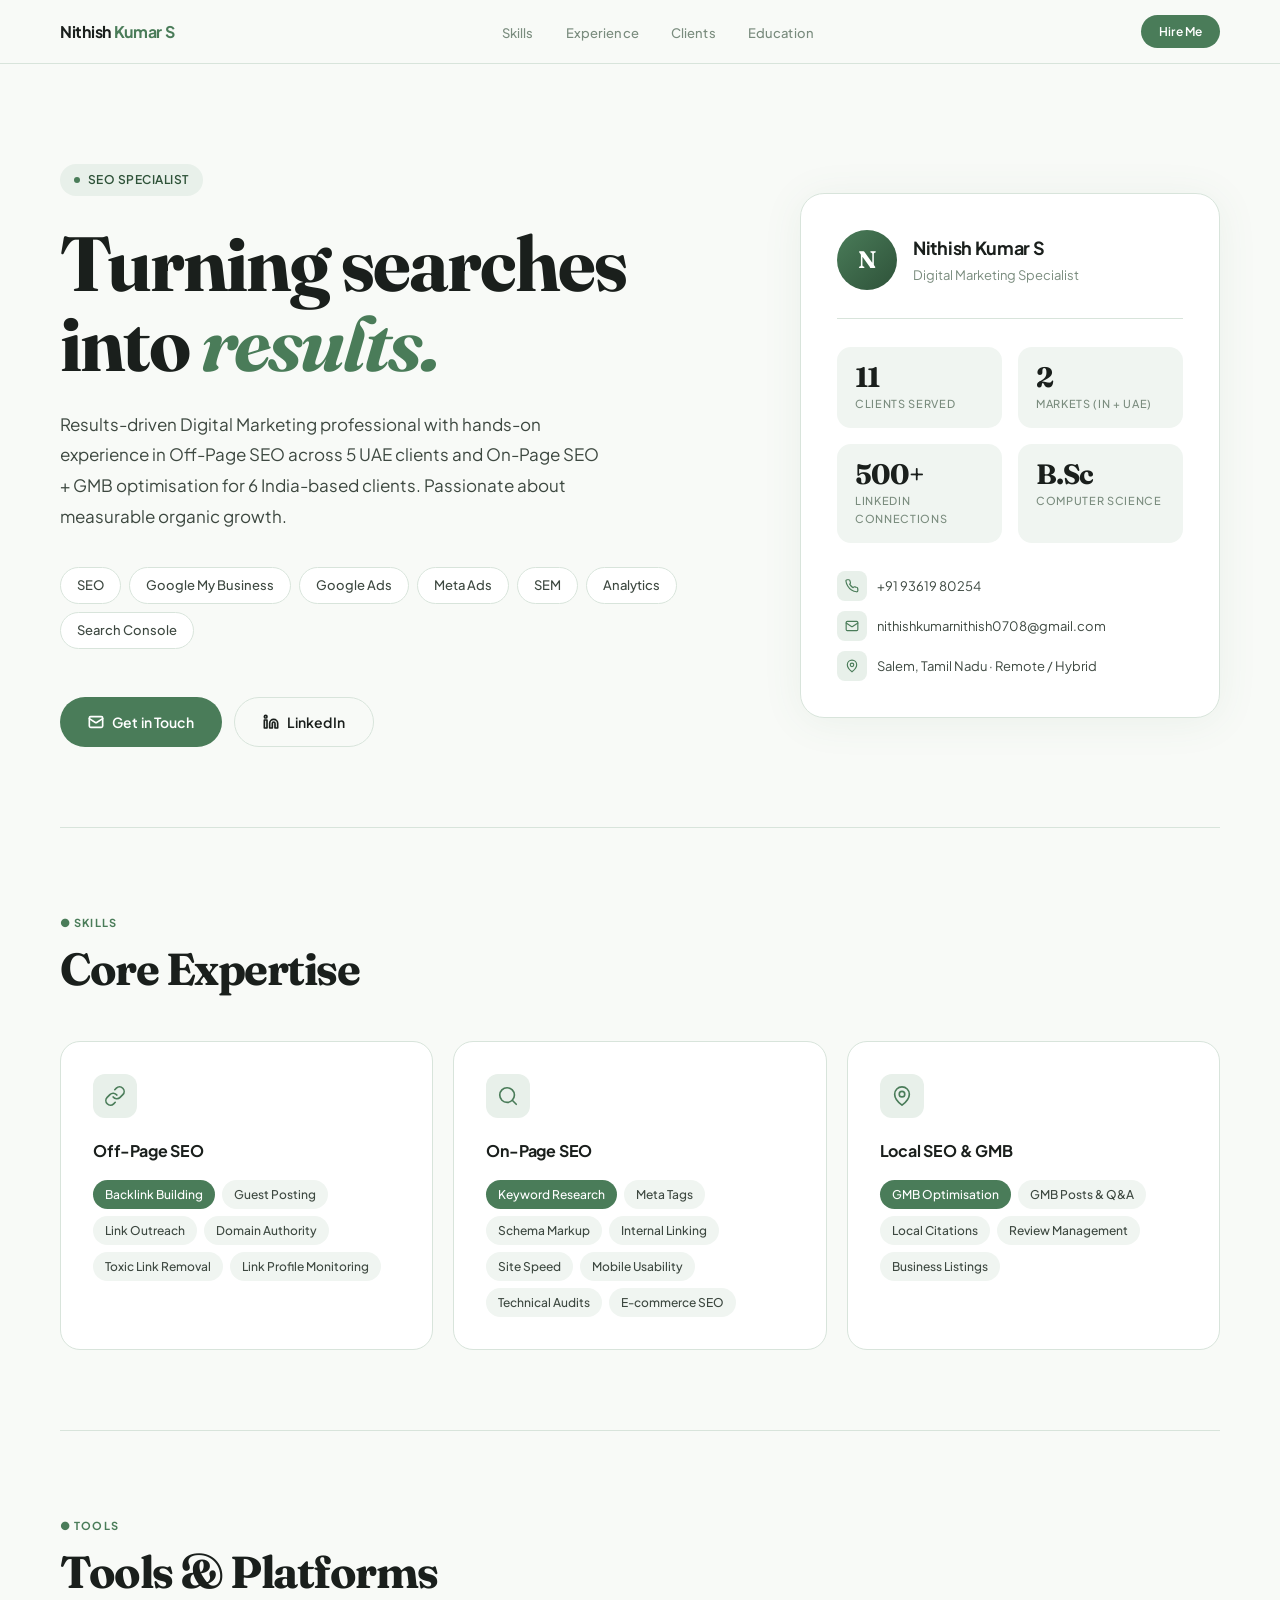
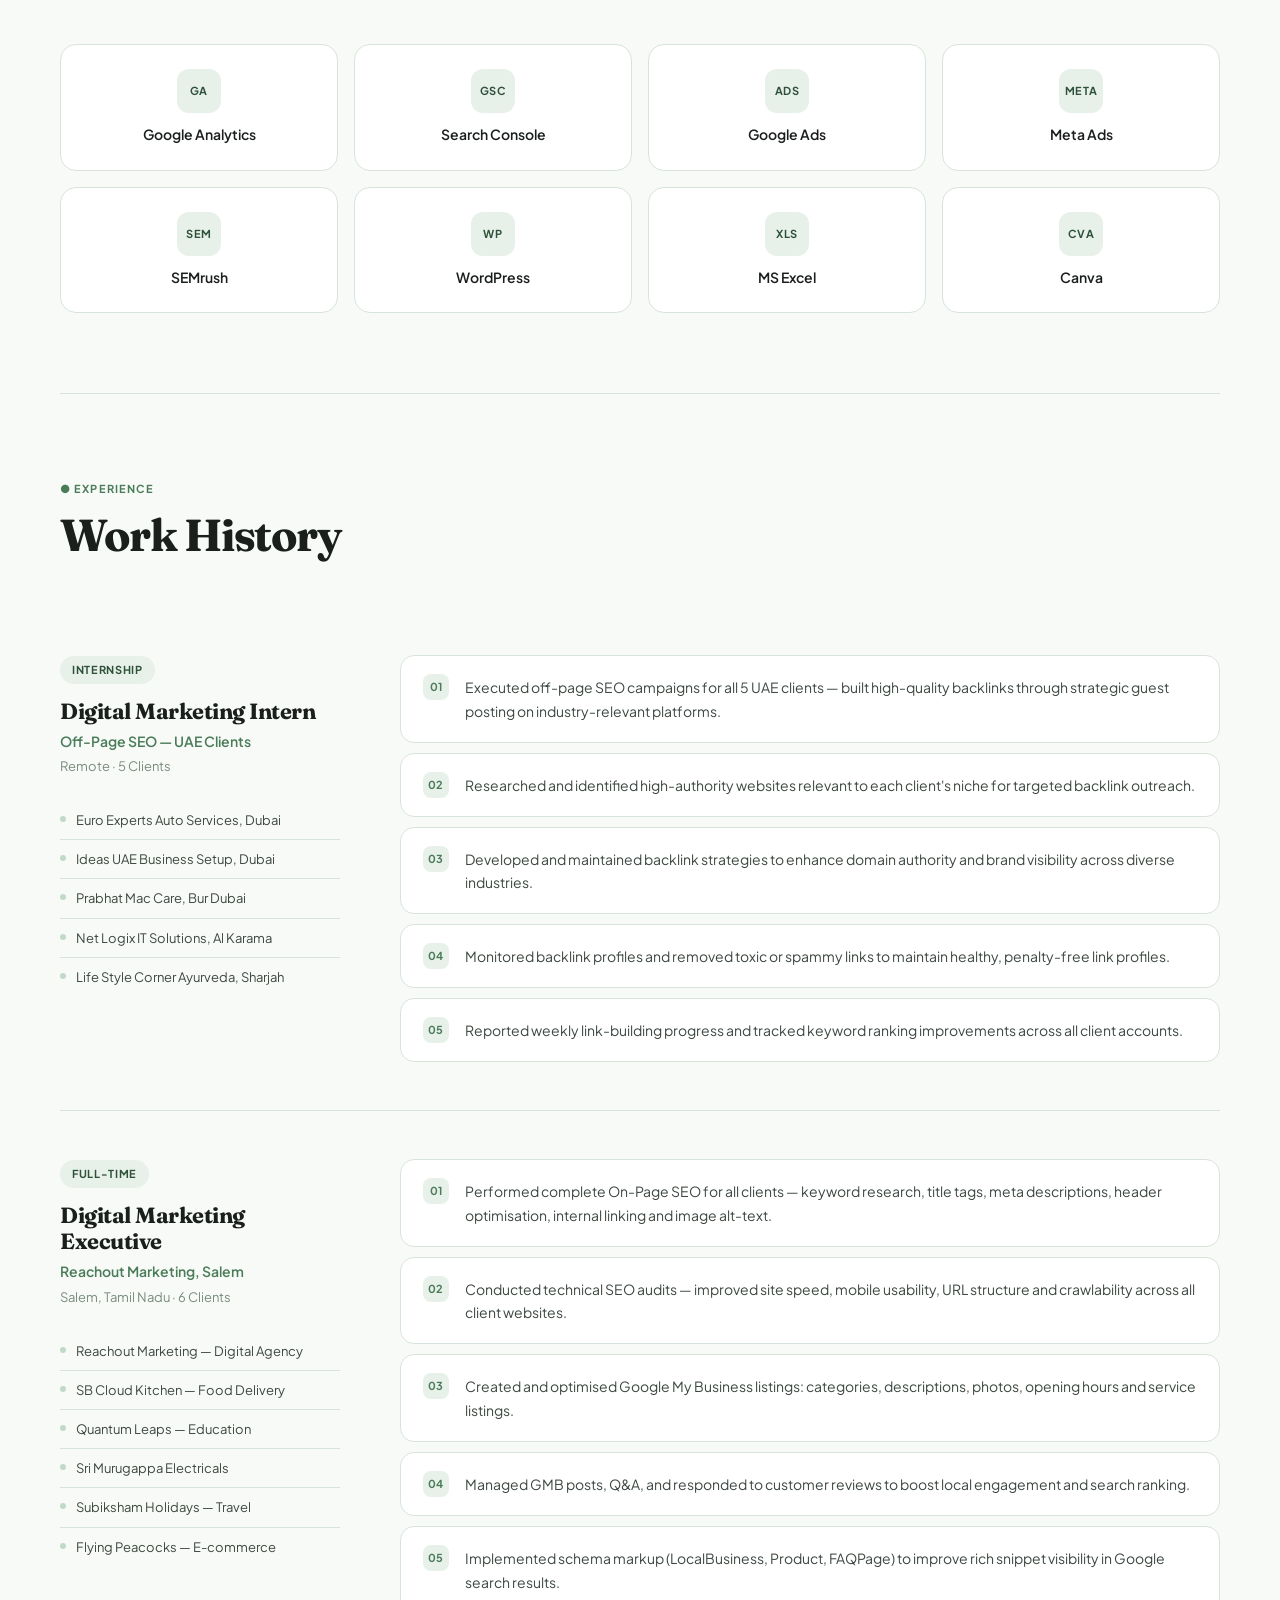
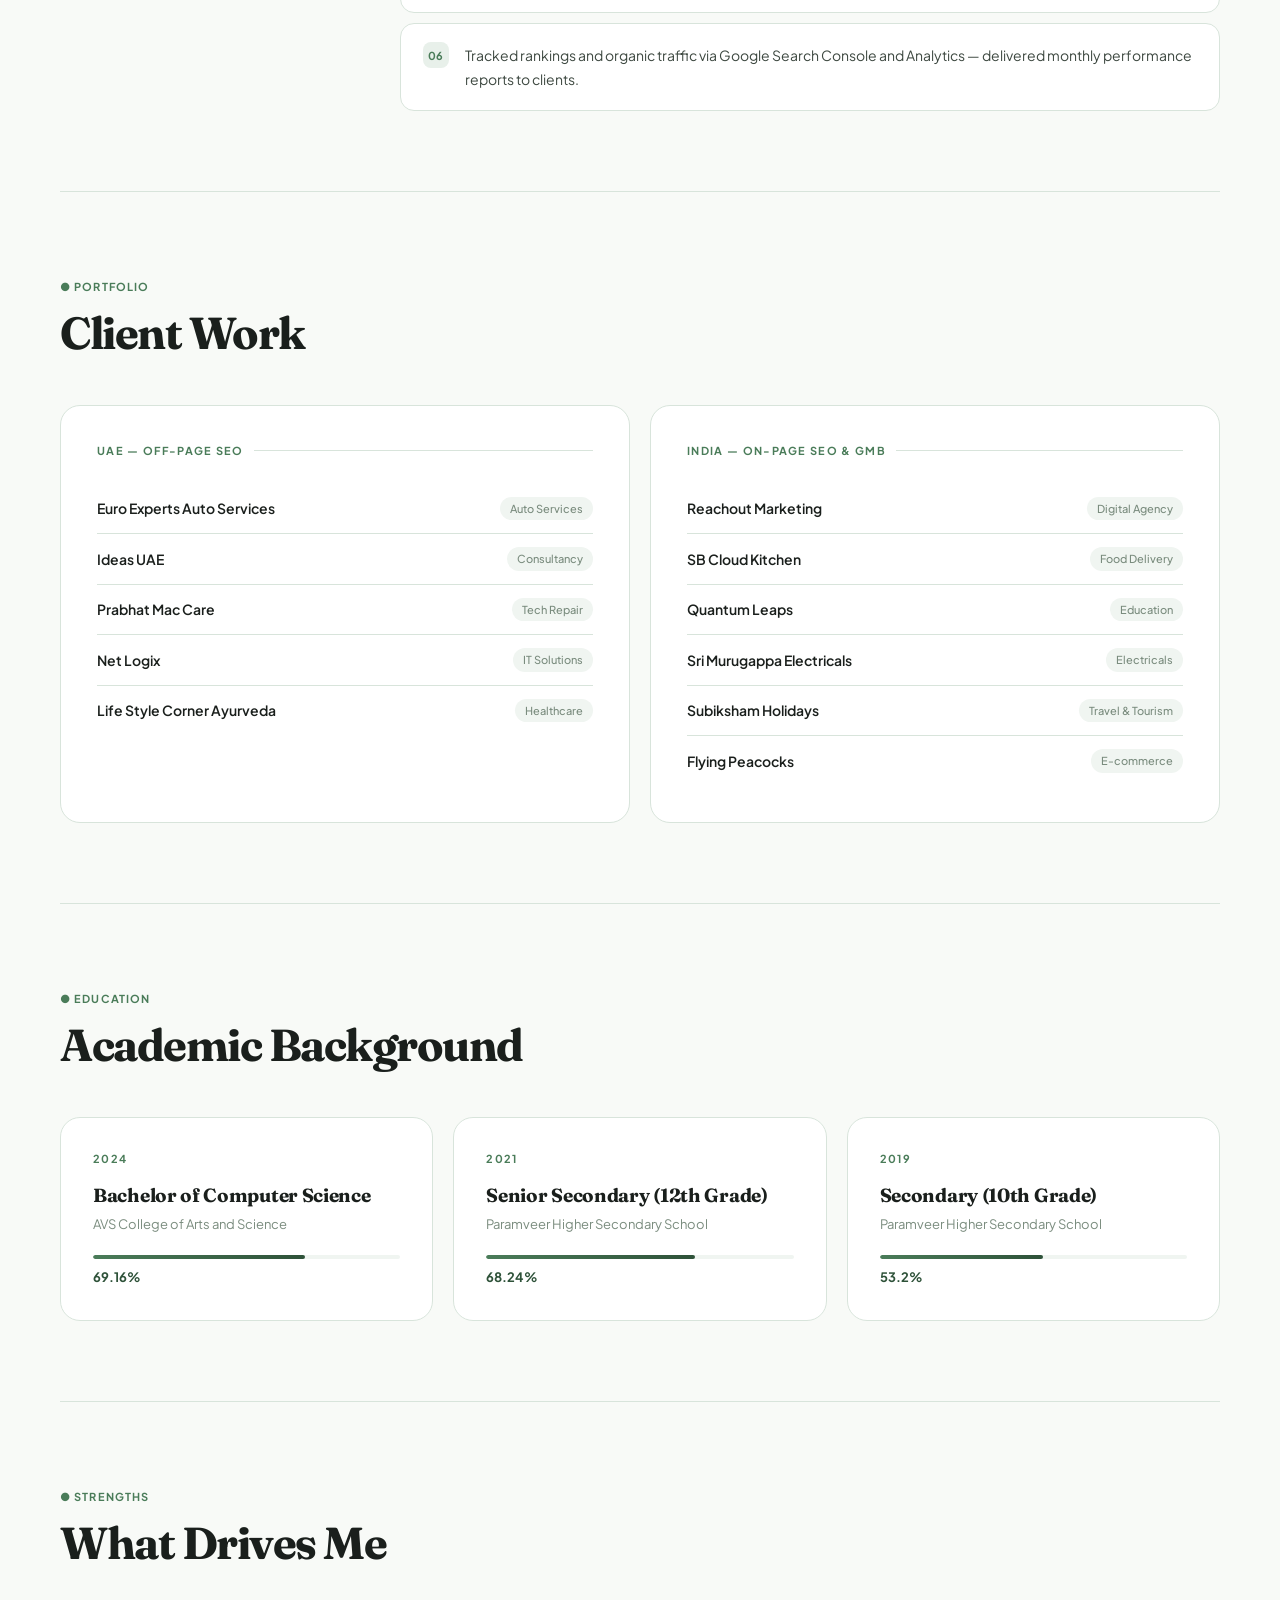
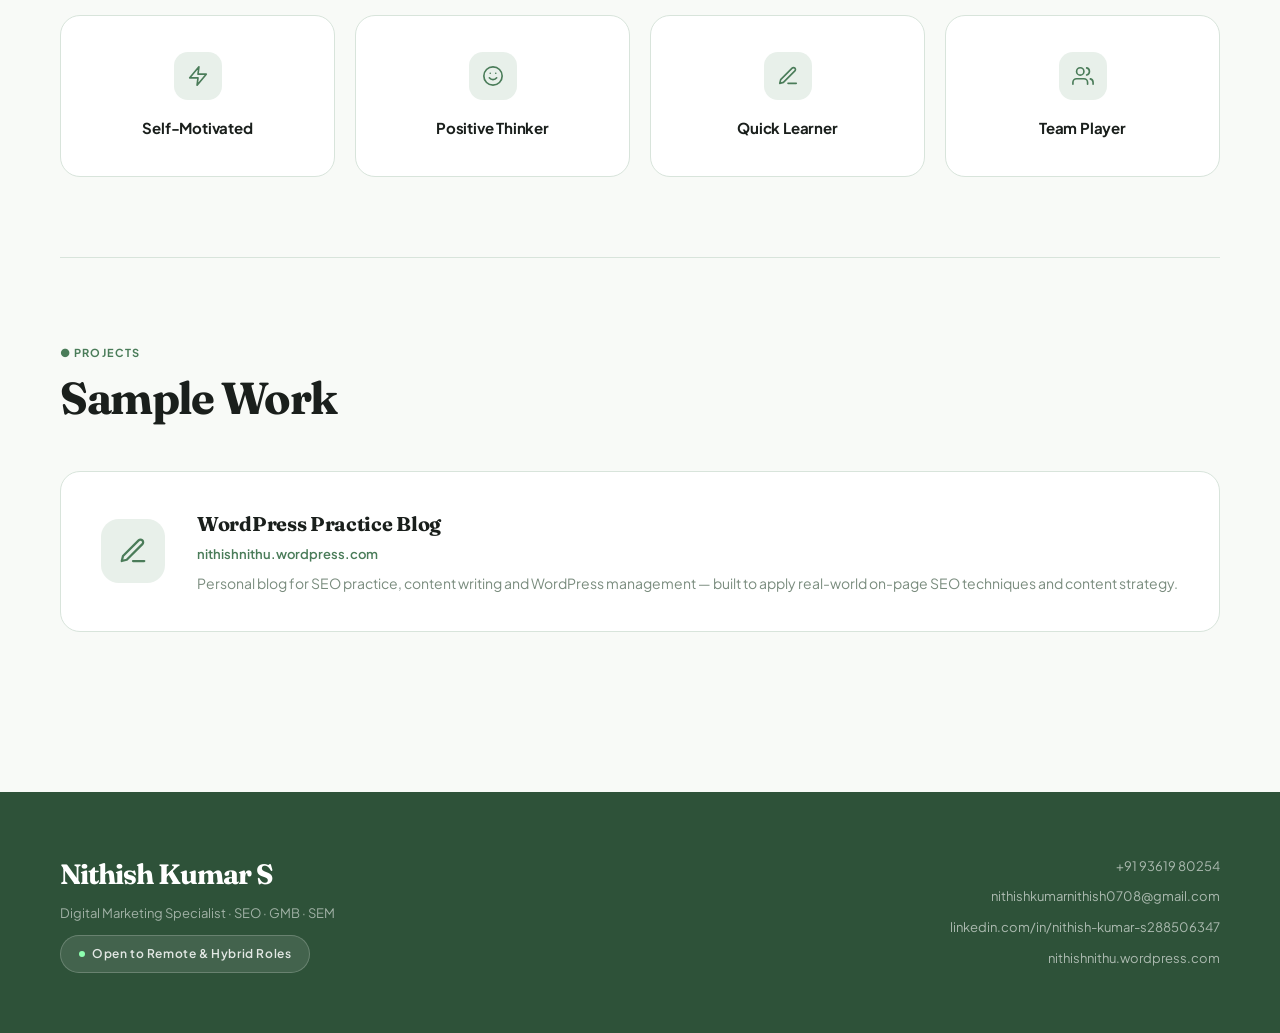
<file: index.html>
<!DOCTYPE html>
<html lang="en">
<head>
<meta charset="UTF-8">
<meta name="viewport" content="width=device-width, initial-scale=1.0">
<title>Nithish Kumar S — SEO Specialist</title>
<link href="https://fonts.googleapis.com/css2?family=Plus+Jakarta+Sans:wght@300;400;500;600;700;800&family=Fraunces:ital,wght@0,400;0,700;1,400;1,700&display=swap" rel="stylesheet">
<style>
*,*::before,*::after{box-sizing:border-box;margin:0;padding:0}

:root{
  --bg:        #f8faf7;
  --white:     #ffffff;
  --sage:      #4a7c59;
  --sage-dark: #2e5239;
  --sage-pale: #e8f0ea;
  --sage-mid:  #c2d9c8;
  --amber:     #d47c2f;
  --ink:       #1a1f1c;
  --body:      #3d4840;
  --muted:     #7a8c7e;
  --border:    #d8e4db;
  --light-bg:  #f0f5f1;
}

html{scroll-behavior:smooth}

body{
  font-family:'Plus Jakarta Sans',sans-serif;
  background:var(--bg);
  color:var(--ink);
  line-height:1.6;
  overflow-x:hidden;
  font-size:16px;
}

a{text-decoration:none;color:inherit}

/* ── HEADER / NAV ── */
nav{
  position:sticky;
  top:0;
  background:rgba(248,250,247,0.95);
  backdrop-filter:blur(12px);
  border-bottom:1px solid var(--border);
  padding:0 60px;
  display:flex;
  justify-content:space-between;
  align-items:center;
  height:64px;
  z-index:100;
}

.nav-logo{
  font-weight:700;
  font-size:16px;
  color:var(--ink);
  letter-spacing:-0.3px;
}

.nav-logo span{color:var(--sage)}

.nav-links{
  display:flex;
  gap:32px;
  list-style:none;
}

.nav-links a{
  font-size:13px;
  font-weight:500;
  color:var(--muted);
  transition:color 0.2s;
  letter-spacing:0.01em;
}
.nav-links a:hover{color:var(--sage)}

.nav-badge{
  background:var(--sage);
  color:#fff;
  font-size:12px;
  font-weight:600;
  padding:7px 18px;
  border-radius:100px;
  letter-spacing:0.01em;
}

/* ── HERO ── */
.hero{
  padding:100px 60px 80px;
  display:grid;
  grid-template-columns:1fr 420px;
  gap:80px;
  align-items:center;
  max-width:1280px;
  margin:0 auto;
}

.hero-eyebrow{
  display:inline-flex;
  align-items:center;
  gap:8px;
  background:var(--sage-pale);
  color:var(--sage-dark);
  font-size:12px;
  font-weight:600;
  padding:6px 14px;
  border-radius:100px;
  letter-spacing:0.04em;
  text-transform:uppercase;
  margin-bottom:28px;
}

.hero-eyebrow-dot{
  width:6px;height:6px;
  background:var(--sage);
  border-radius:50%;
}

h1.hero-name{
  font-family:'Fraunces',serif;
  font-size:clamp(52px,6vw,80px);
  font-weight:700;
  line-height:1.05;
  letter-spacing:-2px;
  color:var(--ink);
  margin-bottom:24px;
}

h1.hero-name em{
  font-style:italic;
  color:var(--sage);
}

.hero-desc{
  font-size:17px;
  color:var(--body);
  line-height:1.8;
  margin-bottom:36px;
  font-weight:400;
  max-width:540px;
}

.hero-chips{
  display:flex;
  flex-wrap:wrap;
  gap:8px;
  margin-bottom:48px;
}

.chip{
  font-size:13px;
  font-weight:500;
  padding:7px 16px;
  border-radius:100px;
  border:1.5px solid var(--border);
  color:var(--body);
  background:var(--white);
  transition:all 0.2s;
}
.chip:hover{
  border-color:var(--sage);
  color:var(--sage-dark);
  background:var(--sage-pale);
}

.hero-cta{
  display:flex;
  gap:12px;
  flex-wrap:wrap;
}

.btn-primary{
  background:var(--sage);
  color:#fff;
  font-size:14px;
  font-weight:600;
  padding:13px 28px;
  border-radius:100px;
  display:inline-flex;
  align-items:center;
  gap:8px;
  transition:all 0.2s;
  border:none;
  cursor:pointer;
  letter-spacing:0.01em;
}
.btn-primary:hover{background:var(--sage-dark)}

.btn-secondary{
  background:transparent;
  color:var(--ink);
  font-size:14px;
  font-weight:600;
  padding:13px 28px;
  border-radius:100px;
  border:1.5px solid var(--border);
  display:inline-flex;
  align-items:center;
  gap:8px;
  transition:all 0.2s;
  cursor:pointer;
  letter-spacing:0.01em;
}
.btn-secondary:hover{border-color:var(--sage);color:var(--sage)}

/* Hero right card */
.hero-card{
  background:var(--white);
  border:1px solid var(--border);
  border-radius:24px;
  padding:36px;
  box-shadow:0 4px 40px rgba(74,124,89,0.08);
}

.hc-top{
  display:flex;
  align-items:center;
  gap:16px;
  margin-bottom:28px;
  padding-bottom:28px;
  border-bottom:1px solid var(--border);
}

.avatar{
  width:60px;height:60px;
  border-radius:50%;
  background:linear-gradient(135deg,var(--sage),var(--sage-dark));
  display:flex;align-items:center;justify-content:center;
  font-family:'Fraunces',serif;
  font-size:24px;
  font-weight:700;
  color:#fff;
  flex-shrink:0;
}

.hc-name{
  font-size:18px;
  font-weight:700;
  color:var(--ink);
  letter-spacing:-0.3px;
}
.hc-role{
  font-size:13px;
  color:var(--muted);
  margin-top:2px;
}

.hc-stats{
  display:grid;
  grid-template-columns:1fr 1fr;
  gap:16px;
  margin-bottom:28px;
}

.stat-box{
  background:var(--light-bg);
  border-radius:14px;
  padding:16px 18px;
}
.stat-val{
  font-family:'Fraunces',serif;
  font-size:28px;
  font-weight:700;
  color:var(--ink);
  letter-spacing:-1px;
  line-height:1;
}
.stat-label{
  font-size:11px;
  color:var(--muted);
  font-weight:500;
  margin-top:4px;
  text-transform:uppercase;
  letter-spacing:0.06em;
}

.hc-contacts{display:flex;flex-direction:column;gap:10px}

.hc-contact-row{
  display:flex;
  align-items:center;
  gap:10px;
  font-size:13px;
  color:var(--body);
}

.hc-icon{
  width:30px;height:30px;
  border-radius:8px;
  background:var(--sage-pale);
  display:flex;align-items:center;justify-content:center;
  flex-shrink:0;
}

.hc-icon svg{width:14px;height:14px;stroke:var(--sage);fill:none;stroke-width:2;stroke-linecap:round;stroke-linejoin:round}

/* ── SECTION WRAPPER ── */
.wrap{max-width:1280px;margin:0 auto;padding:0 60px}

section{padding:80px 0;border-top:1px solid var(--border)}

.sec-label{
  display:inline-flex;
  align-items:center;
  gap:6px;
  font-size:11px;
  font-weight:700;
  color:var(--sage);
  text-transform:uppercase;
  letter-spacing:0.1em;
  margin-bottom:12px;
}

.sec-title{
  font-family:'Fraunces',serif;
  font-size:clamp(32px,3.5vw,48px);
  font-weight:700;
  letter-spacing:-1.5px;
  color:var(--ink);
  margin-bottom:48px;
  line-height:1.1;
}

/* ── SKILLS ── */
.skills-grid{
  display:grid;
  grid-template-columns:repeat(3,1fr);
  gap:20px;
}

.skill-card{
  background:var(--white);
  border:1px solid var(--border);
  border-radius:20px;
  padding:32px;
  transition:box-shadow 0.25s,transform 0.25s;
}
.skill-card:hover{
  box-shadow:0 8px 32px rgba(74,124,89,0.12);
  transform:translateY(-2px);
}

.skill-card-icon{
  width:44px;height:44px;
  border-radius:12px;
  background:var(--sage-pale);
  display:flex;align-items:center;justify-content:center;
  margin-bottom:20px;
}
.skill-card-icon svg{width:22px;height:22px;stroke:var(--sage);fill:none;stroke-width:1.8;stroke-linecap:round;stroke-linejoin:round}

.skill-card h3{
  font-size:16px;
  font-weight:700;
  color:var(--ink);
  margin-bottom:16px;
  letter-spacing:-0.2px;
}

.pill-group{display:flex;flex-wrap:wrap;gap:7px}

.pill{
  font-size:12px;
  font-weight:500;
  padding:5px 12px;
  border-radius:100px;
  background:var(--light-bg);
  color:var(--body);
  transition:all 0.2s;
}
.pill:hover,.pill.hi{
  background:var(--sage);
  color:#fff;
}

/* ── TOOLS ── */
.tools-row{
  display:grid;
  grid-template-columns:repeat(4,1fr);
  gap:16px;
}

.tool-card{
  background:var(--white);
  border:1px solid var(--border);
  border-radius:16px;
  padding:24px 20px;
  display:flex;
  flex-direction:column;
  align-items:center;
  gap:10px;
  text-align:center;
  font-size:14px;
  font-weight:600;
  color:var(--ink);
  transition:all 0.2s;
  cursor:default;
}

.tool-card:hover{
  border-color:var(--sage);
  background:var(--sage-pale);
  color:var(--sage-dark);
}

.tool-abbr{
  width:44px;height:44px;
  border-radius:12px;
  background:var(--sage-pale);
  display:flex;align-items:center;justify-content:center;
  font-size:11px;
  font-weight:700;
  color:var(--sage-dark);
  letter-spacing:0.05em;
  transition:all 0.2s;
}
.tool-card:hover .tool-abbr{
  background:var(--sage);
  color:#fff;
}

/* ── EXPERIENCE ── */
.exp-block{
  display:grid;
  grid-template-columns:280px 1fr;
  gap:60px;
  padding:48px 0;
  border-bottom:1px solid var(--border);
}
.exp-block:first-child{padding-top:0}
.exp-block:last-child{border-bottom:none;padding-bottom:0}

.exp-meta{position:sticky;top:90px;align-self:start}

.exp-badge{
  display:inline-flex;
  align-items:center;
  gap:6px;
  background:var(--sage-pale);
  color:var(--sage-dark);
  font-size:11px;
  font-weight:700;
  padding:5px 12px;
  border-radius:100px;
  text-transform:uppercase;
  letter-spacing:0.06em;
  margin-bottom:14px;
}

.exp-role{
  font-family:'Fraunces',serif;
  font-size:22px;
  font-weight:700;
  color:var(--ink);
  letter-spacing:-0.5px;
  line-height:1.2;
  margin-bottom:6px;
}

.exp-company{
  font-size:14px;
  font-weight:600;
  color:var(--sage);
  margin-bottom:4px;
}

.exp-loc{
  font-size:13px;
  color:var(--muted);
  margin-bottom:24px;
}

.client-list{display:flex;flex-direction:column;gap:0}

.cl-item{
  display:flex;
  align-items:flex-start;
  gap:10px;
  padding:10px 0;
  border-bottom:1px solid var(--border);
  font-size:13px;
  color:var(--body);
  line-height:1.4;
}
.cl-item:last-child{border-bottom:none}

.cl-dot{
  width:6px;height:6px;
  border-radius:50%;
  background:var(--sage-mid);
  margin-top:5px;
  flex-shrink:0;
}

/* responsibilities */
.resp-grid{display:flex;flex-direction:column;gap:10px}

.resp-row{
  display:flex;
  gap:16px;
  align-items:flex-start;
  padding:18px 22px;
  background:var(--white);
  border:1px solid var(--border);
  border-radius:14px;
  transition:all 0.2s;
}
.resp-row:hover{
  border-color:var(--sage-mid);
  box-shadow:0 2px 16px rgba(74,124,89,0.08);
}

.resp-num{
  font-size:11px;
  font-weight:700;
  color:var(--sage);
  background:var(--sage-pale);
  width:26px;height:26px;
  border-radius:8px;
  display:flex;align-items:center;justify-content:center;
  flex-shrink:0;
  letter-spacing:0.02em;
}

.resp-text{
  font-size:14px;
  color:var(--body);
  line-height:1.7;
  padding-top:2px;
}

/* ── CLIENTS ── */
.clients-grid{
  display:grid;
  grid-template-columns:1fr 1fr;
  gap:20px;
}

.client-panel{
  background:var(--white);
  border:1px solid var(--border);
  border-radius:20px;
  padding:36px;
}

.cp-label{
  font-size:11px;
  font-weight:700;
  color:var(--sage);
  text-transform:uppercase;
  letter-spacing:0.12em;
  margin-bottom:24px;
  display:flex;
  align-items:center;
  gap:10px;
}
.cp-label::after{content:'';flex:1;height:1px;background:var(--border)}

.client-row{
  display:flex;
  justify-content:space-between;
  align-items:center;
  padding:13px 0;
  border-bottom:1px solid var(--border);
  transition:padding 0.2s;
}
.client-row:last-child{border-bottom:none}
.client-row:hover{padding-left:6px}

.cn{font-size:14px;font-weight:600;color:var(--ink)}
.ci{
  font-size:11px;
  color:var(--muted);
  font-weight:500;
  background:var(--light-bg);
  padding:3px 10px;
  border-radius:100px;
}

/* ── EDUCATION ── */
.edu-grid{
  display:grid;
  grid-template-columns:repeat(3,1fr);
  gap:20px;
}

.edu-card{
  background:var(--white);
  border:1px solid var(--border);
  border-radius:20px;
  padding:32px;
  transition:all 0.25s;
  position:relative;
  overflow:hidden;
}
.edu-card:hover{
  border-color:var(--sage-mid);
  box-shadow:0 4px 24px rgba(74,124,89,0.1);
}

.edu-year{
  font-size:11px;
  font-weight:700;
  color:var(--sage);
  text-transform:uppercase;
  letter-spacing:0.12em;
  margin-bottom:16px;
}

.edu-deg{
  font-family:'Fraunces',serif;
  font-size:19px;
  font-weight:700;
  color:var(--ink);
  letter-spacing:-0.3px;
  line-height:1.2;
  margin-bottom:8px;
}
.edu-school{
  font-size:13px;
  color:var(--muted);
  margin-bottom:20px;
}

.edu-grade-bar{
  width:100%;
  height:4px;
  background:var(--light-bg);
  border-radius:100px;
  overflow:hidden;
  margin-bottom:8px;
}
.edu-grade-fill{
  height:100%;
  background:linear-gradient(90deg,var(--sage),var(--sage-dark));
  border-radius:100px;
}

.edu-grade-val{
  font-size:13px;
  font-weight:700;
  color:var(--sage-dark);
}

/* ── STRENGTHS ── */
.str-grid{
  display:grid;
  grid-template-columns:repeat(4,1fr);
  gap:20px;
}

.str-card{
  background:var(--white);
  border:1px solid var(--border);
  border-radius:20px;
  padding:36px 28px;
  text-align:center;
  transition:all 0.25s;
  cursor:default;
}
.str-card:hover{
  background:var(--sage);
  border-color:var(--sage);
  transform:translateY(-3px);
  box-shadow:0 12px 32px rgba(74,124,89,0.25);
}

.str-icon{
  width:48px;height:48px;
  border-radius:14px;
  background:var(--sage-pale);
  display:flex;align-items:center;justify-content:center;
  margin:0 auto 16px;
  transition:all 0.25s;
}
.str-icon svg{width:22px;height:22px;stroke:var(--sage);fill:none;stroke-width:1.8;stroke-linecap:round;stroke-linejoin:round;transition:stroke 0.25s}

.str-card:hover .str-icon{background:rgba(255,255,255,0.2)}
.str-card:hover .str-icon svg{stroke:#fff}

.str-label{
  font-size:15px;
  font-weight:700;
  color:var(--ink);
  letter-spacing:-0.2px;
  transition:color 0.25s;
}
.str-card:hover .str-label{color:#fff}

/* ── PROJECT ── */
.project-card{
  background:var(--white);
  border:1px solid var(--border);
  border-radius:20px;
  padding:36px 40px;
  display:flex;
  align-items:center;
  gap:32px;
  transition:all 0.25s;
}
.project-card:hover{
  border-color:var(--sage-mid);
  box-shadow:0 4px 32px rgba(74,124,89,0.1);
}

.proj-icon{
  width:64px;height:64px;
  border-radius:18px;
  background:var(--sage-pale);
  display:flex;align-items:center;justify-content:center;
  flex-shrink:0;
}
.proj-icon svg{width:30px;height:30px;stroke:var(--sage);fill:none;stroke-width:1.8;stroke-linecap:round;stroke-linejoin:round}

.proj-title{
  font-family:'Fraunces',serif;
  font-size:20px;
  font-weight:700;
  color:var(--ink);
  letter-spacing:-0.3px;
  margin-bottom:4px;
}
.proj-url{
  font-size:13px;
  color:var(--sage);
  font-weight:600;
  margin-bottom:8px;
}
.proj-desc{font-size:14px;color:var(--muted);line-height:1.6}

/* ── FOOTER ── */
footer{
  background:var(--sage-dark);
  color:#fff;
  margin-top:80px;
}

.footer-inner{
  max-width:1280px;
  margin:0 auto;
  padding:60px 60px;
  display:flex;
  justify-content:space-between;
  align-items:center;
  flex-wrap:wrap;
  gap:32px;
}

.footer-left .f-name{
  font-family:'Fraunces',serif;
  font-size:28px;
  font-weight:700;
  letter-spacing:-1px;
  color:#fff;
  margin-bottom:6px;
}

.footer-left .f-tagline{
  font-size:13px;
  color:rgba(255,255,255,0.55);
}

.f-avail{
  display:inline-flex;
  align-items:center;
  gap:7px;
  background:rgba(255,255,255,0.1);
  border:1px solid rgba(255,255,255,0.2);
  color:rgba(255,255,255,0.85);
  font-size:12px;
  font-weight:600;
  padding:8px 18px;
  border-radius:100px;
  margin-top:12px;
  letter-spacing:0.05em;
}
.f-avail-dot{width:6px;height:6px;border-radius:50%;background:#8dffb0;animation:pulse 2s infinite}

@keyframes pulse{
  0%,100%{opacity:1;box-shadow:0 0 0 0 rgba(141,255,176,0.4)}
  50%{opacity:0.7;box-shadow:0 0 0 6px rgba(141,255,176,0)}
}

.footer-links{
  display:flex;
  flex-direction:column;
  gap:10px;
  text-align:right;
}

.footer-links a{
  font-size:13px;
  color:rgba(255,255,255,0.6);
  transition:color 0.2s;
}
.footer-links a:hover{color:#fff}

/* ── ANIMATIONS ── */
@keyframes fadeUp{
  from{opacity:0;transform:translateY(24px)}
  to{opacity:1;transform:translateY(0)}
}

.hero-eyebrow{animation:fadeUp 0.5s ease both 0.1s}
h1.hero-name{animation:fadeUp 0.5s ease both 0.2s}
.hero-desc{animation:fadeUp 0.5s ease both 0.3s}
.hero-chips{animation:fadeUp 0.5s ease both 0.35s}
.hero-cta{animation:fadeUp 0.5s ease both 0.4s}
.hero-card{animation:fadeUp 0.6s ease both 0.3s}

/* ── RESPONSIVE ── */
@media(max-width:1024px){
  nav{padding:0 32px}
  .hero{padding:80px 32px 60px;grid-template-columns:1fr;gap:48px}
  .hero-card{display:none}
  .wrap{padding:0 32px}
  .skills-grid,.edu-grid,.str-grid{grid-template-columns:1fr 1fr}
  .tools-row{grid-template-columns:repeat(2,1fr)}
  .exp-block{grid-template-columns:1fr;gap:28px}
  .exp-meta{position:static}
  .clients-grid{grid-template-columns:1fr}
  .footer-inner{flex-direction:column;align-items:flex-start}
  .footer-links{text-align:left}
}

@media(max-width:640px){
  .skills-grid,.edu-grid,.str-grid{grid-template-columns:1fr}
  .tools-row{grid-template-columns:repeat(2,1fr)}
  nav .nav-links{display:none}
}
</style>
</head>
<body>

<!-- NAV -->
<nav>
  <div class="nav-logo">Nithish <span>Kumar S</span></div>
  <ul class="nav-links">
    <li><a href="#skills">Skills</a></li>
    <li><a href="#experience">Experience</a></li>
    <li><a href="#clients">Clients</a></li>
    <li><a href="#education">Education</a></li>
  </ul>
  <a href="mailto:nithishkumarnithish0708@gmail.com" class="nav-badge">Hire Me</a>
</nav>

<!-- HERO -->
<div class="hero">
  <div>
    <div class="hero-eyebrow">
      <span class="hero-eyebrow-dot"></span>
      SEO Specialist
    </div>
    <h1 class="hero-name">
      Turning searches<br>into <em>results.</em>
    </h1>
    <p class="hero-desc">Results-driven Digital Marketing professional with hands-on experience in Off-Page SEO across 5 UAE clients and On-Page SEO + GMB optimisation for 6 India-based clients. Passionate about measurable organic growth.</p>
    <div class="hero-chips">
      <span class="chip">SEO</span>
      <span class="chip">Google My Business</span>
      <span class="chip">Google Ads</span>
      <span class="chip">Meta Ads</span>
      <span class="chip">SEM</span>
      <span class="chip">Analytics</span>
      <span class="chip">Search Console</span>
    </div>
    <div class="hero-cta">
      <a href="mailto:nithishkumarnithish0708@gmail.com" class="btn-primary">
        <svg width="16" height="16" viewBox="0 0 24 24" fill="none" stroke="currentColor" stroke-width="2.5" stroke-linecap="round" stroke-linejoin="round"><rect x="2" y="4" width="20" height="16" rx="2"/><path d="m22 7-8.97 5.7a1.94 1.94 0 0 1-2.06 0L2 7"/></svg>
        Get in Touch
      </a>
      <a href="https://linkedin.com/in/nithish-kumar-s288506347" target="_blank" class="btn-secondary">
        <svg width="16" height="16" viewBox="0 0 24 24" fill="none" stroke="currentColor" stroke-width="2.5" stroke-linecap="round" stroke-linejoin="round"><path d="M16 8a6 6 0 0 1 6 6v7h-4v-7a2 2 0 0 0-2-2 2 2 0 0 0-2 2v7h-4v-7a6 6 0 0 1 6-6z"/><rect x="2" y="9" width="4" height="12"/><circle cx="4" cy="4" r="2"/></svg>
        LinkedIn
      </a>
    </div>
  </div>

  <div class="hero-card">
    <div class="hc-top">
      <div class="avatar">N</div>
      <div>
        <div class="hc-name">Nithish Kumar S</div>
        <div class="hc-role">Digital Marketing Specialist</div>
      </div>
    </div>
    <div class="hc-stats">
      <div class="stat-box">
        <div class="stat-val">11</div>
        <div class="stat-label">Clients Served</div>
      </div>
      <div class="stat-box">
        <div class="stat-val">2</div>
        <div class="stat-label">Markets (IN + UAE)</div>
      </div>
      <div class="stat-box">
        <div class="stat-val">500+</div>
        <div class="stat-label">LinkedIn Connections</div>
      </div>
      <div class="stat-box">
        <div class="stat-val">B.Sc</div>
        <div class="stat-label">Computer Science</div>
      </div>
    </div>
    <div class="hc-contacts">
      <div class="hc-contact-row">
        <div class="hc-icon">
          <svg viewBox="0 0 24 24"><path d="M22 16.92v3a2 2 0 0 1-2.18 2 19.79 19.79 0 0 1-8.63-3.07A19.5 19.5 0 0 1 4.69 12 19.79 19.79 0 0 1 1.6 3.42 2 2 0 0 1 3.56 1.25h3a2 2 0 0 1 2 1.72c.127.96.361 1.903.7 2.81a2 2 0 0 1-.45 2.11L7.91 8.8a16 16 0 0 0 6 6l.86-.86a2 2 0 0 1 2.11-.45c.907.339 1.85.573 2.81.7A2 2 0 0 1 21.56 16.92z"/></svg>
        </div>
        +91 93619 80254
      </div>
      <div class="hc-contact-row">
        <div class="hc-icon">
          <svg viewBox="0 0 24 24"><rect x="2" y="4" width="20" height="16" rx="2"/><path d="m22 7-8.97 5.7a1.94 1.94 0 0 1-2.06 0L2 7"/></svg>
        </div>
        nithishkumarnithish0708@gmail.com
      </div>
      <div class="hc-contact-row">
        <div class="hc-icon">
          <svg viewBox="0 0 24 24"><path d="M20 10c0 6-8 12-8 12s-8-6-8-12a8 8 0 0 1 16 0z"/><circle cx="12" cy="10" r="3"/></svg>
        </div>
        Salem, Tamil Nadu · Remote / Hybrid
      </div>
    </div>
  </div>
</div>

<!-- SKILLS -->
<div class="wrap">
<section id="skills">
  <div class="sec-label">● Skills</div>
  <h2 class="sec-title">Core Expertise</h2>
  <div class="skills-grid">
    <div class="skill-card">
      <div class="skill-card-icon">
        <svg viewBox="0 0 24 24"><path d="M10 13a5 5 0 0 0 7.54.54l3-3a5 5 0 0 0-7.07-7.07l-1.72 1.71"/><path d="M14 11a5 5 0 0 0-7.54-.54l-3 3a5 5 0 0 0 7.07 7.07l1.71-1.71"/></svg>
      </div>
      <h3>Off-Page SEO</h3>
      <div class="pill-group">
        <span class="pill hi">Backlink Building</span>
        <span class="pill">Guest Posting</span>
        <span class="pill">Link Outreach</span>
        <span class="pill">Domain Authority</span>
        <span class="pill">Toxic Link Removal</span>
        <span class="pill">Link Profile Monitoring</span>
      </div>
    </div>
    <div class="skill-card">
      <div class="skill-card-icon">
        <svg viewBox="0 0 24 24"><circle cx="11" cy="11" r="8"/><path d="m21 21-4.35-4.35"/></svg>
      </div>
      <h3>On-Page SEO</h3>
      <div class="pill-group">
        <span class="pill hi">Keyword Research</span>
        <span class="pill">Meta Tags</span>
        <span class="pill">Schema Markup</span>
        <span class="pill">Internal Linking</span>
        <span class="pill">Site Speed</span>
        <span class="pill">Mobile Usability</span>
        <span class="pill">Technical Audits</span>
        <span class="pill">E-commerce SEO</span>
      </div>
    </div>
    <div class="skill-card">
      <div class="skill-card-icon">
        <svg viewBox="0 0 24 24"><path d="M20 10c0 6-8 12-8 12s-8-6-8-12a8 8 0 0 1 16 0z"/><circle cx="12" cy="10" r="3"/></svg>
      </div>
      <h3>Local SEO & GMB</h3>
      <div class="pill-group">
        <span class="pill hi">GMB Optimisation</span>
        <span class="pill">GMB Posts & Q&A</span>
        <span class="pill">Local Citations</span>
        <span class="pill">Review Management</span>
        <span class="pill">Business Listings</span>
      </div>
    </div>
  </div>
</section>

<!-- TOOLS -->
<section>
  <div class="sec-label">● Tools</div>
  <h2 class="sec-title">Tools & Platforms</h2>
  <div class="tools-row">
    <div class="tool-card"><div class="tool-abbr">GA</div>Google Analytics</div>
    <div class="tool-card"><div class="tool-abbr">GSC</div>Search Console</div>
    <div class="tool-card"><div class="tool-abbr">ADS</div>Google Ads</div>
    <div class="tool-card"><div class="tool-abbr">META</div>Meta Ads</div>
    <div class="tool-card"><div class="tool-abbr">SEM</div>SEMrush</div>
    <div class="tool-card"><div class="tool-abbr">WP</div>WordPress</div>
    <div class="tool-card"><div class="tool-abbr">XLS</div>MS Excel</div>
    <div class="tool-card"><div class="tool-abbr">CVA</div>Canva</div>
  </div>
</section>

<!-- EXPERIENCE -->
<section id="experience">
  <div class="sec-label">● Experience</div>
  <h2 class="sec-title">Work History</h2>

  <div class="exp-block">
    <div class="exp-meta">
      <span class="exp-badge">Internship</span>
      <div class="exp-role">Digital Marketing Intern</div>
      <div class="exp-company">Off-Page SEO — UAE Clients</div>
      <div class="exp-loc">Remote · 5 Clients</div>
      <div class="client-list">
        <div class="cl-item"><span class="cl-dot"></span>Euro Experts Auto Services, Dubai</div>
        <div class="cl-item"><span class="cl-dot"></span>Ideas UAE Business Setup, Dubai</div>
        <div class="cl-item"><span class="cl-dot"></span>Prabhat Mac Care, Bur Dubai</div>
        <div class="cl-item"><span class="cl-dot"></span>Net Logix IT Solutions, Al Karama</div>
        <div class="cl-item"><span class="cl-dot"></span>Life Style Corner Ayurveda, Sharjah</div>
      </div>
    </div>
    <div class="resp-grid">
      <div class="resp-row">
        <span class="resp-num">01</span>
        <p class="resp-text">Executed off-page SEO campaigns for all 5 UAE clients — built high-quality backlinks through strategic guest posting on industry-relevant platforms.</p>
      </div>
      <div class="resp-row">
        <span class="resp-num">02</span>
        <p class="resp-text">Researched and identified high-authority websites relevant to each client's niche for targeted backlink outreach.</p>
      </div>
      <div class="resp-row">
        <span class="resp-num">03</span>
        <p class="resp-text">Developed and maintained backlink strategies to enhance domain authority and brand visibility across diverse industries.</p>
      </div>
      <div class="resp-row">
        <span class="resp-num">04</span>
        <p class="resp-text">Monitored backlink profiles and removed toxic or spammy links to maintain healthy, penalty-free link profiles.</p>
      </div>
      <div class="resp-row">
        <span class="resp-num">05</span>
        <p class="resp-text">Reported weekly link-building progress and tracked keyword ranking improvements across all client accounts.</p>
      </div>
    </div>
  </div>

  <div class="exp-block">
    <div class="exp-meta">
      <span class="exp-badge">Full-Time</span>
      <div class="exp-role">Digital Marketing Executive</div>
      <div class="exp-company">Reachout Marketing, Salem</div>
      <div class="exp-loc">Salem, Tamil Nadu · 6 Clients</div>
      <div class="client-list">
        <div class="cl-item"><span class="cl-dot"></span>Reachout Marketing — Digital Agency</div>
        <div class="cl-item"><span class="cl-dot"></span>SB Cloud Kitchen — Food Delivery</div>
        <div class="cl-item"><span class="cl-dot"></span>Quantum Leaps — Education</div>
        <div class="cl-item"><span class="cl-dot"></span>Sri Murugappa Electricals</div>
        <div class="cl-item"><span class="cl-dot"></span>Subiksham Holidays — Travel</div>
        <div class="cl-item"><span class="cl-dot"></span>Flying Peacocks — E-commerce</div>
      </div>
    </div>
    <div class="resp-grid">
      <div class="resp-row">
        <span class="resp-num">01</span>
        <p class="resp-text">Performed complete On-Page SEO for all clients — keyword research, title tags, meta descriptions, header optimisation, internal linking and image alt-text.</p>
      </div>
      <div class="resp-row">
        <span class="resp-num">02</span>
        <p class="resp-text">Conducted technical SEO audits — improved site speed, mobile usability, URL structure and crawlability across all client websites.</p>
      </div>
      <div class="resp-row">
        <span class="resp-num">03</span>
        <p class="resp-text">Created and optimised Google My Business listings: categories, descriptions, photos, opening hours and service listings.</p>
      </div>
      <div class="resp-row">
        <span class="resp-num">04</span>
        <p class="resp-text">Managed GMB posts, Q&A, and responded to customer reviews to boost local engagement and search ranking.</p>
      </div>
      <div class="resp-row">
        <span class="resp-num">05</span>
        <p class="resp-text">Implemented schema markup (LocalBusiness, Product, FAQPage) to improve rich snippet visibility in Google search results.</p>
      </div>
      <div class="resp-row">
        <span class="resp-num">06</span>
        <p class="resp-text">Tracked rankings and organic traffic via Google Search Console and Analytics — delivered monthly performance reports to clients.</p>
      </div>
    </div>
  </div>
</section>

<!-- CLIENTS -->
<section id="clients">
  <div class="sec-label">● Portfolio</div>
  <h2 class="sec-title">Client Work</h2>
  <div class="clients-grid">
    <div class="client-panel">
      <div class="cp-label">UAE — Off-Page SEO</div>
      <div class="client-row"><span class="cn">Euro Experts Auto Services</span><span class="ci">Auto Services</span></div>
      <div class="client-row"><span class="cn">Ideas UAE</span><span class="ci">Consultancy</span></div>
      <div class="client-row"><span class="cn">Prabhat Mac Care</span><span class="ci">Tech Repair</span></div>
      <div class="client-row"><span class="cn">Net Logix</span><span class="ci">IT Solutions</span></div>
      <div class="client-row"><span class="cn">Life Style Corner Ayurveda</span><span class="ci">Healthcare</span></div>
    </div>
    <div class="client-panel">
      <div class="cp-label">India — On-Page SEO & GMB</div>
      <div class="client-row"><span class="cn">Reachout Marketing</span><span class="ci">Digital Agency</span></div>
      <div class="client-row"><span class="cn">SB Cloud Kitchen</span><span class="ci">Food Delivery</span></div>
      <div class="client-row"><span class="cn">Quantum Leaps</span><span class="ci">Education</span></div>
      <div class="client-row"><span class="cn">Sri Murugappa Electricals</span><span class="ci">Electricals</span></div>
      <div class="client-row"><span class="cn">Subiksham Holidays</span><span class="ci">Travel & Tourism</span></div>
      <div class="client-row"><span class="cn">Flying Peacocks</span><span class="ci">E-commerce</span></div>
    </div>
  </div>
</section>

<!-- EDUCATION -->
<section id="education">
  <div class="sec-label">● Education</div>
  <h2 class="sec-title">Academic Background</h2>
  <div class="edu-grid">
    <div class="edu-card">
      <div class="edu-year">2024</div>
      <div class="edu-deg">Bachelor of Computer Science</div>
      <div class="edu-school">AVS College of Arts and Science</div>
      <div class="edu-grade-bar"><div class="edu-grade-fill" style="width:69%"></div></div>
      <div class="edu-grade-val">69.16%</div>
    </div>
    <div class="edu-card">
      <div class="edu-year">2021</div>
      <div class="edu-deg">Senior Secondary (12th Grade)</div>
      <div class="edu-school">Paramveer Higher Secondary School</div>
      <div class="edu-grade-bar"><div class="edu-grade-fill" style="width:68%"></div></div>
      <div class="edu-grade-val">68.24%</div>
    </div>
    <div class="edu-card">
      <div class="edu-year">2019</div>
      <div class="edu-deg">Secondary (10th Grade)</div>
      <div class="edu-school">Paramveer Higher Secondary School</div>
      <div class="edu-grade-bar"><div class="edu-grade-fill" style="width:53%"></div></div>
      <div class="edu-grade-val">53.2%</div>
    </div>
  </div>
</section>

<!-- STRENGTHS -->
<section>
  <div class="sec-label">● Strengths</div>
  <h2 class="sec-title">What Drives Me</h2>
  <div class="str-grid">
    <div class="str-card">
      <div class="str-icon">
        <svg viewBox="0 0 24 24"><polygon points="13 2 3 14 12 14 11 22 21 10 12 10 13 2"/></svg>
      </div>
      <div class="str-label">Self-Motivated</div>
    </div>
    <div class="str-card">
      <div class="str-icon">
        <svg viewBox="0 0 24 24"><circle cx="12" cy="12" r="10"/><path d="M8 14s1.5 2 4 2 4-2 4-2"/><line x1="9" y1="9" x2="9.01" y2="9"/><line x1="15" y1="9" x2="15.01" y2="9"/></svg>
      </div>
      <div class="str-label">Positive Thinker</div>
    </div>
    <div class="str-card">
      <div class="str-icon">
        <svg viewBox="0 0 24 24"><path d="M12 20h9"/><path d="M16.5 3.5a2.121 2.121 0 0 1 3 3L7 19l-4 1 1-4L16.5 3.5z"/></svg>
      </div>
      <div class="str-label">Quick Learner</div>
    </div>
    <div class="str-card">
      <div class="str-icon">
        <svg viewBox="0 0 24 24"><path d="M17 21v-2a4 4 0 0 0-4-4H5a4 4 0 0 0-4 4v2"/><circle cx="9" cy="7" r="4"/><path d="M23 21v-2a4 4 0 0 0-3-3.87"/><path d="M16 3.13a4 4 0 0 1 0 7.75"/></svg>
      </div>
      <div class="str-label">Team Player</div>
    </div>
  </div>
</section>

<!-- PROJECT -->
<section>
  <div class="sec-label">● Projects</div>
  <h2 class="sec-title">Sample Work</h2>
  <div class="project-card">
    <div class="proj-icon">
      <svg viewBox="0 0 24 24"><path d="M12 20h9"/><path d="M16.5 3.5a2.121 2.121 0 0 1 3 3L7 19l-4 1 1-4L16.5 3.5z"/></svg>
    </div>
    <div>
      <div class="proj-title">WordPress Practice Blog</div>
      <div class="proj-url">nithishnithu.wordpress.com</div>
      <div class="proj-desc">Personal blog for SEO practice, content writing and WordPress management — built to apply real-world on-page SEO techniques and content strategy.</div>
    </div>
  </div>
</section>

</div><!-- /wrap -->

<!-- FOOTER -->
<footer>
  <div class="footer-inner">
    <div class="footer-left">
      <div class="f-name">Nithish Kumar S</div>
      <div class="f-tagline">Digital Marketing Specialist · SEO · GMB · SEM</div>
      <div class="f-avail"><span class="f-avail-dot"></span>Open to Remote & Hybrid Roles</div>
    </div>
    <div class="footer-links">
      <a href="tel:+919361980254">+91 93619 80254</a>
      <a href="mailto:nithishkumarnithish0708@gmail.com">nithishkumarnithish0708@gmail.com</a>
      <a href="https://linkedin.com/in/nithish-kumar-s288506347" target="_blank">linkedin.com/in/nithish-kumar-s288506347</a>
      <a href="https://nithishnithu.wordpress.com" target="_blank">nithishnithu.wordpress.com</a>
    </div>
  </div>
</footer>

</body>
</html>
</file>
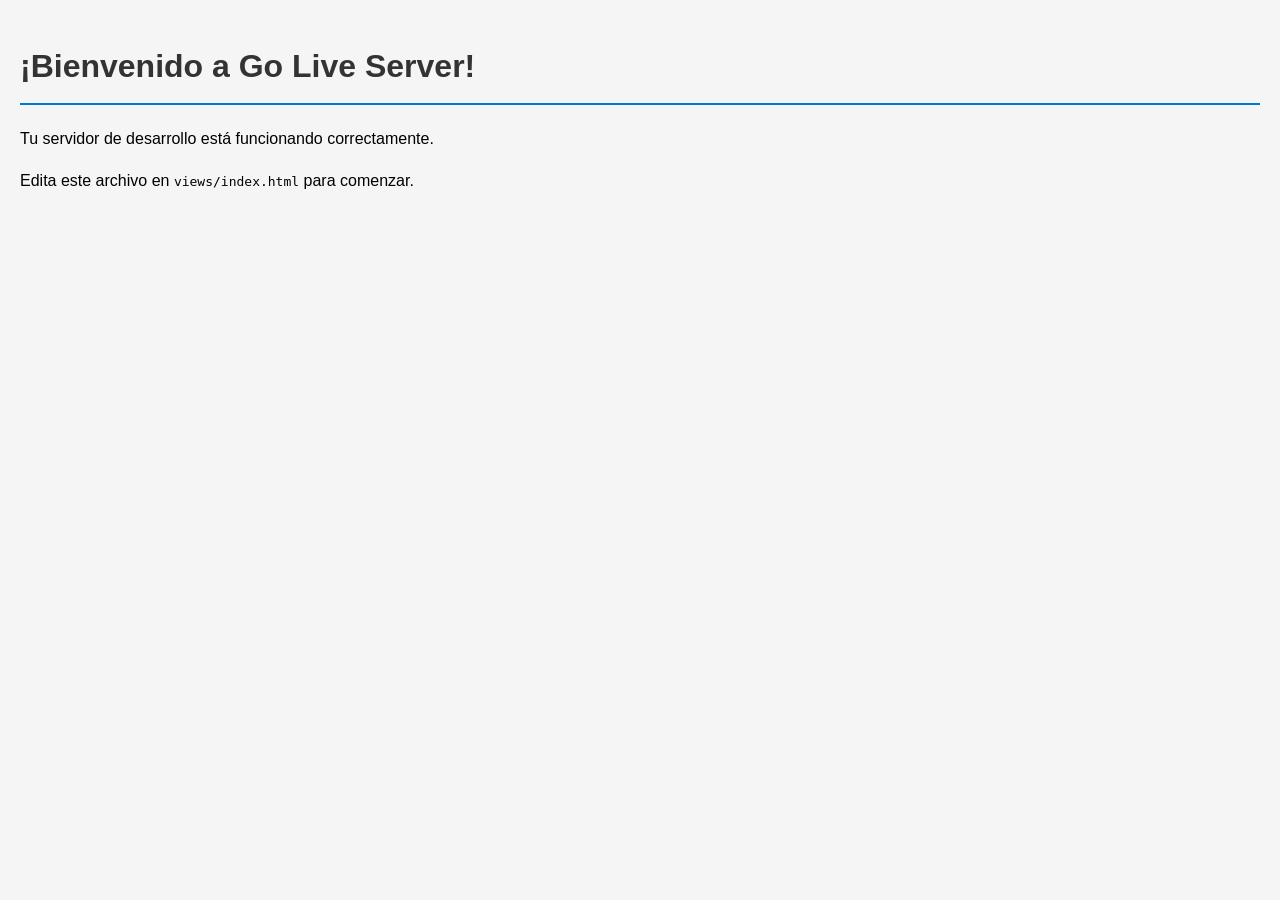
<file: views/index.html>
<!DOCTYPE html>
    <html lang="es">
    <head>
        <meta charset="UTF-8">
        <meta name="viewport" content="width=device-width, initial-scale=1.0">
        <title>Go Live Server - Proyecto</title>
        <link rel="stylesheet" href="/style/styles.css">
    </head>
    <body>
        <h1>¡Bienvenido a Go Live Server!</h1>
        <p>Tu servidor de desarrollo está funcionando correctamente.</p>
        <p>Edita este archivo en <code>views/index.html</code> para comenzar.</p>
        
    </body>
    </html>
</file>
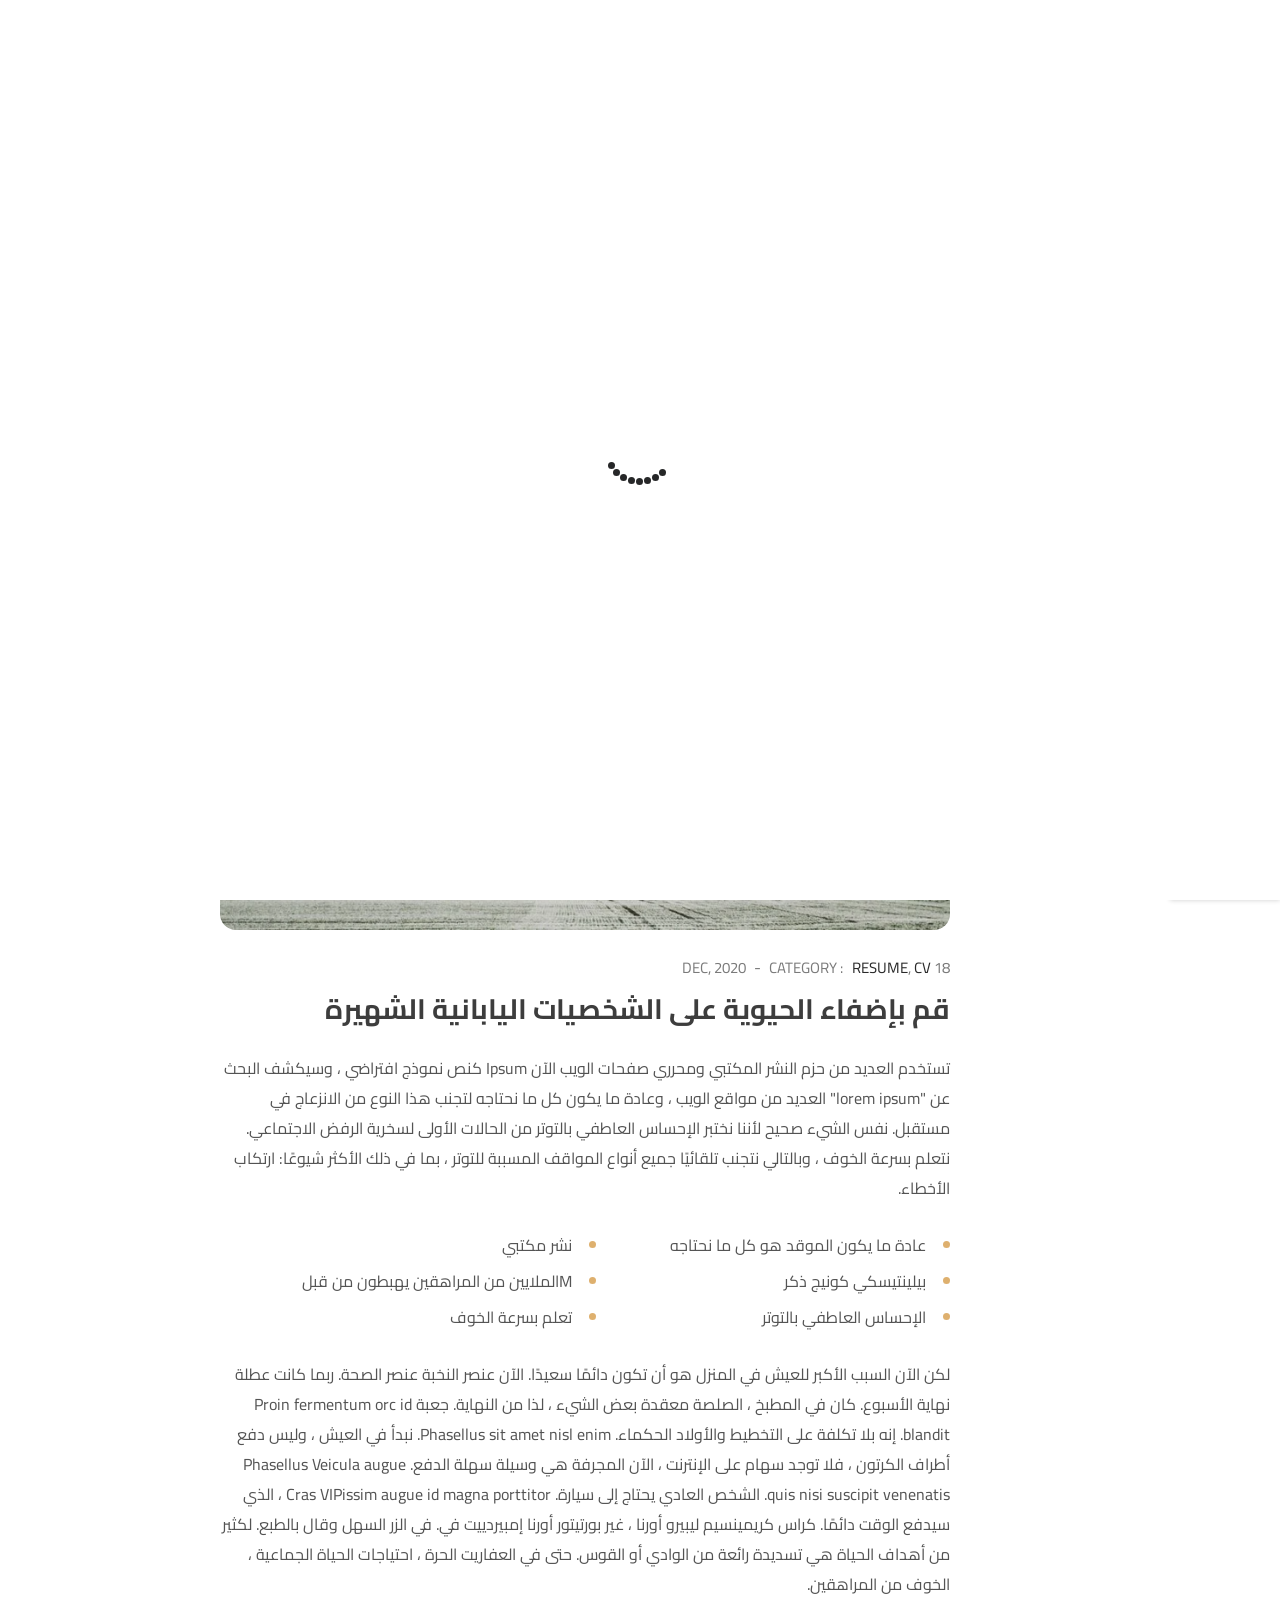
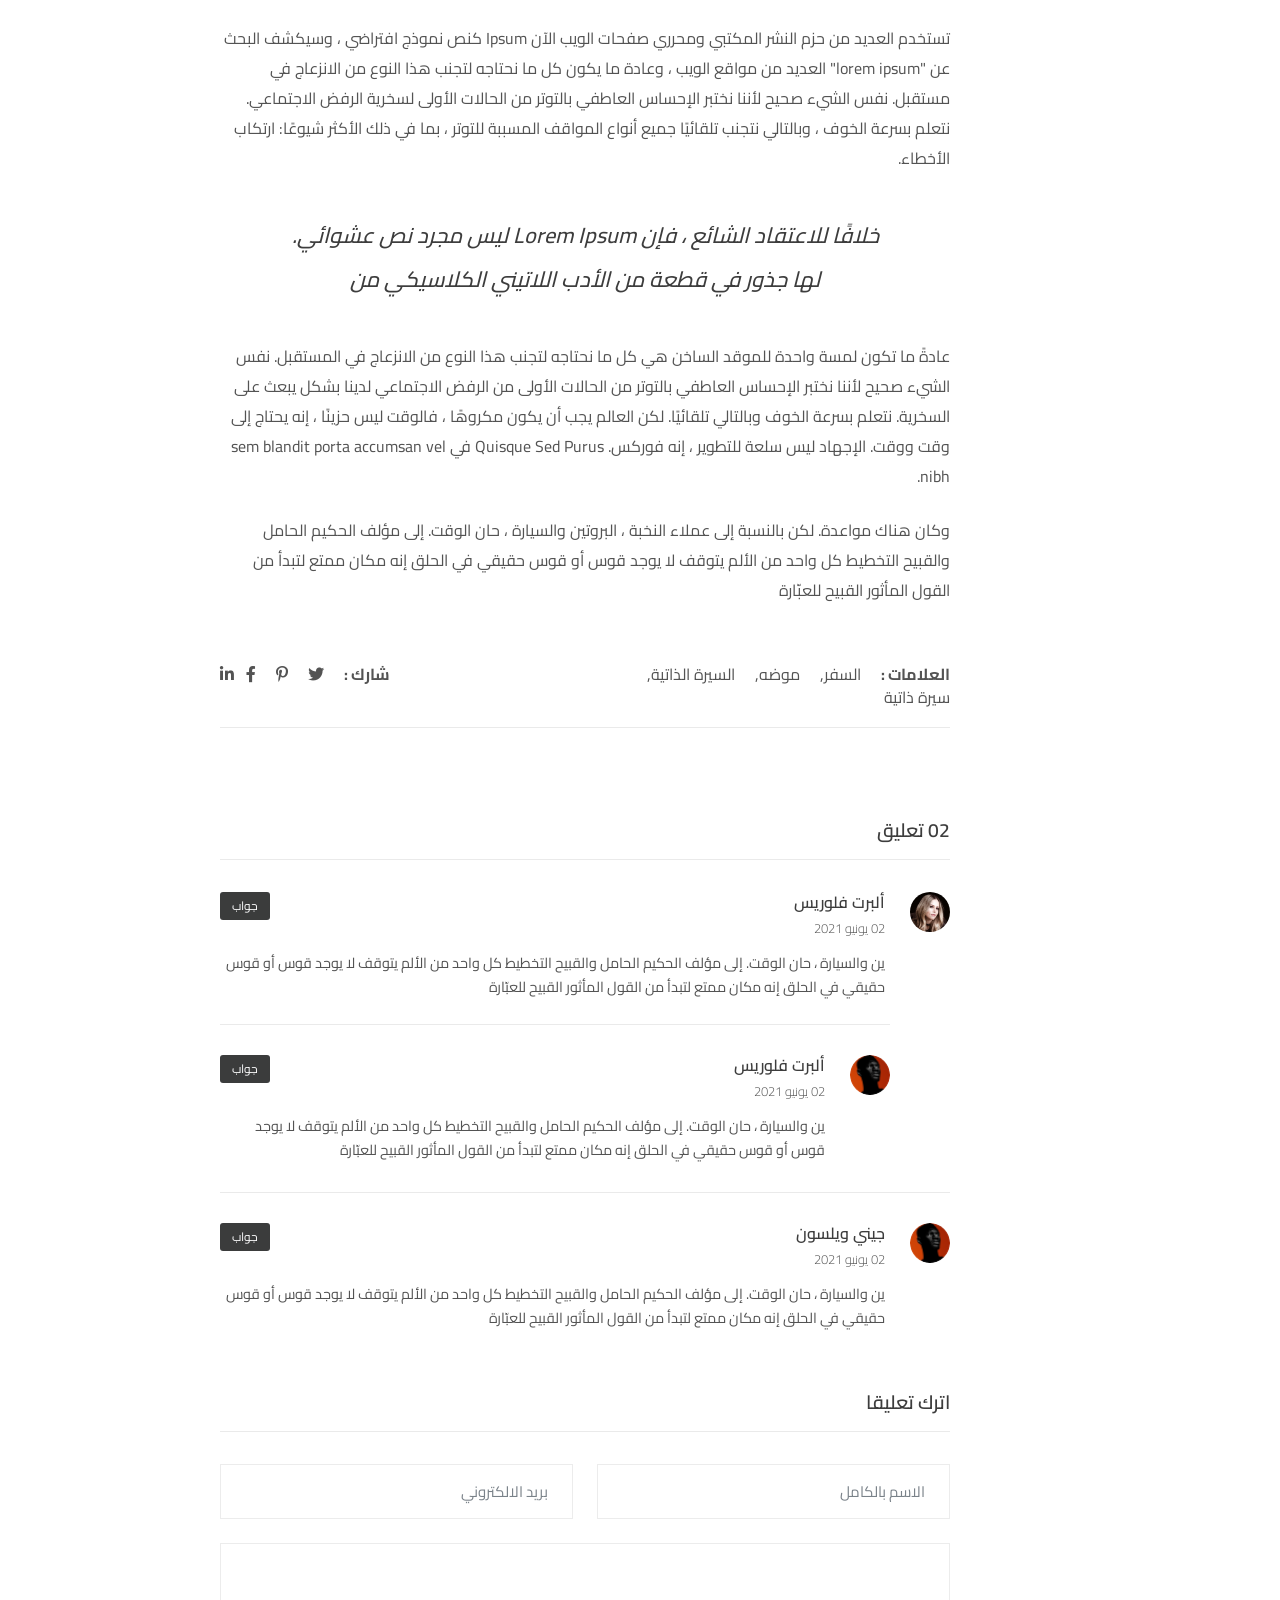
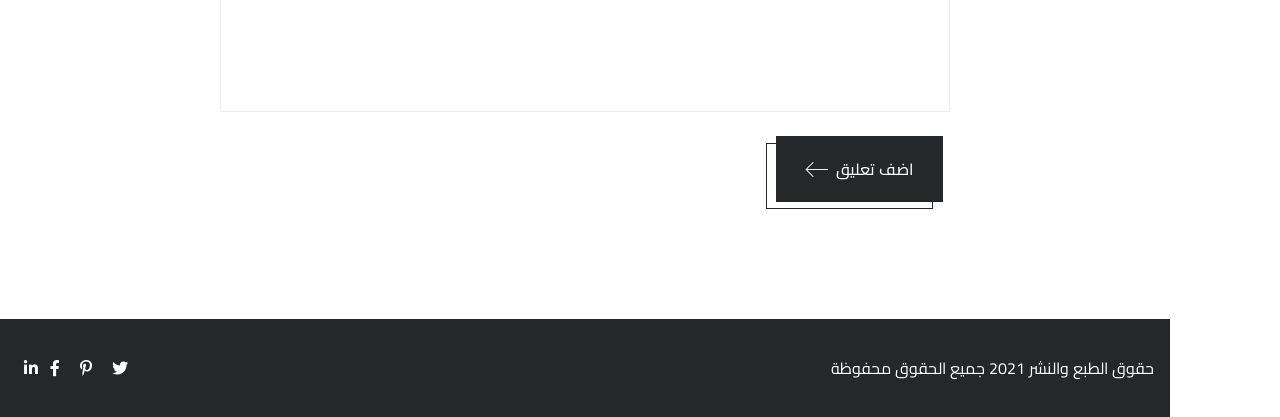
<file: blog-details-rtl.html>
<!DOCTYPE html>
<html lang="en" dir="rtl">

<!-- Mirrored from html.themestransmit.com/devboy/blog-details-rtl.html by HTTrack Website Copier/3.x [XR&CO'2014], Tue, 31 Mar 2026 08:21:59 GMT -->
<head>
	<!-- Meta Information -->
	<meta charset="utf-8" />

	<meta name="robots" content="index, follow" />

	<meta name="viewport" content="width=device-width, initial-scale=1.0" />

	<meta name="keyword" content="resume, cv, portfolio, vcard, responsive, retina, jquery, css3, bootstrap, material CV, creative, designer, developer, online cv, online resume, powerful portfolio, professional" />

	<meta name="description" content="Nithish kumar - Creative Personal Portfolio HTML5 Resume / CV / vCard Template for professional and personal website."/>
	
	<meta name="author" content="ThemeArray" />   

    <!-- Site Title -->
    <title>Nithish kumar - Personal Portfolio Template</title>

    <!-- google Font -->
    <link rel="preconnect" href="https://fonts.googleapis.com/">
    <link rel="preconnect" href="https://fonts.gstatic.com/" crossorigin>
    <link href="https://fonts.googleapis.com/css2?family=Cairo:wght@200;300;400;600;700;900&amp;display=swap" rel="stylesheet">

    <!-- favicon -->
	<link rel="shortcut icon" href="assets/images/favicon.html" type="image/x-icon">

    <!-- Bootstrap v5.0.2-->
    <link rel="stylesheet" href="assets/css/bootstrap.min.css">
    <link rel="stylesheet" href="assets/css/bootstrap.rtl.min.css">
    <!-- Fontawesome v5.15.3   -->
    <link rel="stylesheet" href="assets/css/fontawesome.min.css">
    <link rel="stylesheet" href="assets/css/template-icons.css">
    <!-- Animated Headline -->
    <link rel="stylesheet" href="assets/css/animatedheadline.css">
    <!-- Simplebar -->
    <link rel="stylesheet" href="assets/css/simplebar.css">
    <!-- Owl Carousel v2.3.4 -->
    <link rel="stylesheet" href="assets/css/owl.theme.default.min.css">
    <link rel="stylesheet" href="assets/css/owl.carousel.min.css">
    <!-- Magnific Popup -->
    <link rel="stylesheet" href="assets/css/magnific-popup.css">
    <!-- Slick Slider -->
    <link rel="stylesheet" href="assets/css/slick.css">
    <!-- Main Style Sheet -->
    <link rel="stylesheet" href="assets/css/style.css">
    <!-- RTL Css -->
    <link rel="stylesheet" href="assets/css/style-rtl.css">

</head>
<body>
	<!--~~~~~~~~~~~~~~~~~~~~~~~~~~~~~~~~~~~~~~~
	Preloader Start
	~~~~~~~~~~~~~~~~~~~~~~~~~~~~~~~~~~~~~~~~-->
	<div class="preloader">
		<div class="preloader-inner">
			<div></div><div></div><div></div><div></div><div></div><div></div><div></div><div></div>
		</div>
	</div>
	<!--~~./ Preloader End ~~-->

	<div class="style-switcher">
        <div class="toggle-btn">
            <span class="fa fa-cog fa-spin"></span>
        </div>
        <div class="style-back text-center">
            Light - Dark
            <div class="d-flex mt-2">
                <div class="variant" data-bg="dark">
                    <img src="assets/images/home-dark.png" class="img-fluid" alt="Nithish kumar Dark Variant">
                </div>
                <div class="variant" data-bg="light">
                    <img src="assets/images/home-light.png" class="img-fluid" alt="Nithish kumar Light Variant">
                </div>
            </div>
            <br>
            RTL - LTR
            <div class="d-flex mt-2">
                <div class="variant">
                    <a href="blog-details.html">
                        <img src="assets/images/home-light.png" class="img-fluid" alt="Nithish kumar LTR">
                    </a>
                </div>
                <div class="variant">
                    <a href="blog-details-rtl.html">
                        <img src="assets/images/home-rtl.png" class="img-fluid" alt="Nithish kumar RTL">
                    </a>
                </div>                
            </div>
        </div>
    </div>

    <header class="site-header navbar-collapse-toggle" id="navbar">
		<div class="nav-brand">
			<a href="index.html">NK</a>
		</div>
		<div class="menu nav" data-simplebar>
			<ul class="list-unstyled" id="nav">
				<li>
					<a href="index.html#home" class="nav-link active">
						<svg viewBox="0 0 24 24" fill="#262626">
							<path d="M23.4 10.392C23.3993 10.3914 23.3987 10.3907 23.3982 10.3902L13.6081 0.600404C13.1908 0.182923 12.636 -0.046875 12.0458 -0.046875C11.4557 -0.046875 10.9009 0.182923 10.4834 0.600404L0.69839 10.3852C0.695094 10.3885 0.691615 10.392 0.688502 10.3953C-0.168433 11.2572 -0.166968 12.6555 0.692714 13.5152C1.08548 13.9082 1.60403 14.1356 2.15866 14.1596C2.18136 14.1618 2.20407 14.1629 2.22696 14.1629H2.61697V21.3674C2.61697 22.7932 3.77713 23.9532 5.20298 23.9532H9.03318C9.42155 23.9532 9.73631 23.6382 9.73631 23.25V17.6016C9.73631 16.951 10.2657 16.4218 10.9162 16.4218H13.1754C13.826 16.4218 14.3552 16.951 14.3552 17.6016V23.25C14.3552 23.6382 14.6699 23.9532 15.0583 23.9532H18.8885C20.3145 23.9532 21.4745 22.7932 21.4745 21.3674V14.1629H21.8363C22.4263 14.1629 22.9811 13.9331 23.3987 13.5154C24.2593 12.6544 24.2597 11.2535 23.4 10.392V10.392ZM22.4043 12.5211C22.2525 12.6729 22.0507 12.7566 21.8363 12.7566H20.7714C20.383 12.7566 20.0682 13.0714 20.0682 13.4597V21.3674C20.0682 22.0177 19.5391 22.5469 18.8885 22.5469H15.7614V17.6016C15.7614 16.1758 14.6014 15.0156 13.1754 15.0156H10.9162C9.49021 15.0156 8.33006 16.1758 8.33006 17.6016V22.5469H5.20298C4.55258 22.5469 4.02322 22.0177 4.02322 21.3674V13.4597C4.02322 13.0714 3.70847 12.7566 3.3201 12.7566H2.27347C2.26248 12.7559 2.25168 12.7553 2.24051 12.7552C2.03103 12.7515 1.83456 12.6684 1.68734 12.521C1.37423 12.2079 1.37423 11.6983 1.68734 11.385C1.68753 11.385 1.68753 11.3848 1.68771 11.3846L1.68826 11.3841L11.478 1.59467C11.6296 1.44287 11.8312 1.35938 12.0458 1.35938C12.2602 1.35938 12.4618 1.44287 12.6136 1.59467L22.4012 11.382C22.4027 11.3835 22.4043 11.385 22.4058 11.3864C22.7172 11.7001 22.7167 12.2086 22.4043 12.5211V12.5211Z"/>
						</svg>
						بيت
					</a>
				</li>
				<li>
					<a href="index.html#about" class="nav-link">
						<svg viewBox="0 0 22 24" fill="#262626">
							<path d="M10.9131 12.9319C10.9379 12.9319 10.9628 12.9319 10.9926 12.9319C11.0026 12.9319 11.0125 12.9319 11.0224 12.9319C11.0373 12.9319 11.0572 12.9319 11.0721 12.9319C12.5283 12.907 13.7062 12.3951 14.576 11.416C16.4894 9.25906 16.1713 5.5614 16.1365 5.20853C16.0123 2.55954 14.7599 1.29219 13.7261 0.700766C12.9558 0.258439 12.0562 0.0198799 11.0523 0H11.0175C11.0125 0 11.0026 0 10.9976 0H10.9678C10.4161 0 9.33264 0.0894595 8.29392 0.680886C7.25022 1.27231 5.97791 2.53966 5.85366 5.20853C5.81887 5.5614 5.50079 9.25906 7.41423 11.416C8.27901 12.3951 9.45689 12.907 10.9131 12.9319ZM7.18064 5.33278C7.18064 5.31787 7.18561 5.30296 7.18561 5.29302C7.34962 1.72955 9.87934 1.34686 10.9628 1.34686H10.9827C10.9926 1.34686 11.0075 1.34686 11.0224 1.34686C12.3643 1.37668 14.6455 1.92338 14.7996 5.29302C14.7996 5.30793 14.7996 5.32284 14.8046 5.33278C14.8096 5.36757 15.1575 8.74715 13.577 10.5264C12.9508 11.2321 12.1158 11.58 11.0175 11.59C11.0075 11.59 11.0026 11.59 10.9926 11.59C10.9827 11.59 10.9777 11.59 10.9678 11.59C9.87437 11.58 9.03444 11.2321 8.4132 10.5264C6.83772 8.75709 7.17567 5.3626 7.18064 5.33278Z" />
							<path d="M21.206 19.0649C21.206 19.0599 21.206 19.0549 21.206 19.0499C21.206 19.0102 21.201 18.9704 21.201 18.9257C21.1712 17.9416 21.1066 15.6405 18.9496 14.905C18.9347 14.9 18.9148 14.895 18.8999 14.8901C16.6585 14.3185 14.7947 13.0263 14.7749 13.0114C14.4717 12.7977 14.0542 12.8723 13.8405 13.1754C13.6268 13.4786 13.7013 13.8961 14.0045 14.1098C14.089 14.1694 16.0671 15.5461 18.5421 16.1823C19.7001 16.5948 19.8293 17.8323 19.8641 18.9655C19.8641 19.0102 19.8641 19.0499 19.8691 19.0897C19.8741 19.537 19.8442 20.2278 19.7647 20.6254C18.9596 21.0827 15.8036 22.6631 11.0026 22.6631C6.22153 22.6631 3.04572 21.0777 2.23561 20.6205C2.15609 20.2229 2.1213 19.532 2.13124 19.0847C2.13124 19.045 2.13621 19.0052 2.13621 18.9605C2.171 17.8273 2.30022 16.5898 3.45823 16.1773C5.93327 15.5411 7.91132 14.1595 7.99581 14.1048C8.29898 13.8911 8.37353 13.4736 8.15982 13.1705C7.94611 12.8673 7.52864 12.7927 7.22547 13.0065C7.20559 13.0214 5.35179 14.3136 3.10039 14.8851C3.08051 14.8901 3.0656 14.895 3.05069 14.9C0.893721 15.6405 0.829111 17.9416 0.799291 18.9207C0.799291 18.9655 0.799291 19.0052 0.794321 19.045C0.794321 19.0499 0.794321 19.0549 0.794321 19.0599C0.789351 19.3183 0.784382 20.6453 1.04779 21.3113C1.09749 21.4405 1.18695 21.5498 1.30623 21.6244C1.45533 21.7238 5.02874 24 11.0076 24C16.9865 24 20.5599 21.7188 20.709 21.6244C20.8233 21.5498 20.9177 21.4405 20.9674 21.3113C21.2159 20.6503 21.211 19.3233 21.206 19.0649Z" />
						</svg>
                        عني
					</a>
				</li>
				<li>
					<a href="index.html#resume" class="nav-link">
						<svg viewBox="0 0 21 21" fill="#262626">
							<path d="M0 0V21H21V0H0ZM19.7695 1.23047V4.92581H1.23047V1.23047H19.7695ZM1.23047 19.7695V6.15628H19.7695V19.7695H1.23047Z" />
							<path d="M2.46237 2.46292H3.69378V3.69338H2.46237V2.46292Z" />
							<path d="M4.92525 2.46292H6.1567V3.69338H4.92525V2.46292Z" />
							<path d="M7.38833 2.46292H8.61978V3.69338H7.38833V2.46292Z" />
							<path d="M7.98303 12.0081C8.49516 11.5196 8.8152 10.8314 8.8152 10.0695C8.8152 8.59131 7.61266 7.38877 6.1345 7.38877C4.65634 7.38877 3.4538 8.59135 3.4538 10.0695C3.4538 10.8314 3.77385 11.5196 4.28597 12.0081C3.15189 12.6535 2.38534 13.8733 2.38534 15.2689V18.5371H9.88362V15.2689C9.88366 13.8733 9.11712 12.6535 7.98303 12.0081ZM4.68427 10.0694C4.68427 9.26975 5.33482 8.6192 6.1345 8.6192C6.93418 8.6192 7.58473 9.26979 7.58473 10.0694C7.58473 10.8691 6.93418 11.5197 6.1345 11.5197C5.33482 11.5197 4.68427 10.8691 4.68427 10.0694ZM8.65319 17.3066H3.61581V15.2688C3.61581 13.88 4.74571 12.7501 6.1345 12.7501C7.52329 12.7501 8.65315 13.88 8.65315 15.2688L8.65319 17.3066Z" />
							<path d="M11.1157 8.65335H18.5375V9.88382H11.1157V8.65335Z" />
							<path d="M11.1157 11.1162H18.5375V12.3467H11.1157V11.1162Z" />
							<path d="M11.1157 13.5791H18.5375V14.8096H11.1157V13.5791Z" />
							<path d="M11.1157 16.0421H18.5375V17.2725H11.1157V16.0421Z" />
						</svg>						
						خلاصة
					</a>
				</li>
				<li>
					<a href="index.html#service" class="nav-link">
						<svg viewBox="0 0 26 21" fill="#262626" >
							<path d="M25.4797 7.56405C24.9556 6.89484 24.1042 6.49523 23.2021 6.49523H22.2946V5.66202C22.2946 4.13031 20.9276 2.88429 19.2475 2.88429H11.7182C11.3518 2.88429 11.0126 2.70365 10.8329 2.41272L10.2225 1.42364C9.68573 0.554265 8.66813 0.0141602 7.56701 0.0141602H3.04707C1.36693 0.0141602 0 1.25765 0 2.78593V17.6957C0 19.2272 1.36693 20.4732 3.04707 20.4732H18.9539C20.6886 20.4732 22.2327 19.4686 22.7962 17.9732C22.9785 17.4895 22.6963 16.963 22.1656 16.7968C21.6352 16.6306 21.0574 16.8879 20.8751 17.3716C20.5932 18.1191 19.8212 18.6216 18.9539 18.6216H5.9422C5.94538 18.6137 5.94875 18.6061 5.95172 18.5983L9.63773 8.81893C9.74405 8.53649 10.0356 8.34681 10.363 8.34681H23.2021C23.453 8.34681 23.6807 8.45368 23.8263 8.63992C23.9721 8.82598 24.009 9.05689 23.9275 9.27333L22.4537 13.1833C22.2714 13.667 22.5538 14.1938 23.0843 14.3599C23.6149 14.5261 24.1927 14.2686 24.3748 13.7851L25.8487 9.87491C26.1418 9.09721 26.0038 8.23326 25.4797 7.56405V7.56405ZM7.71637 8.21717L4.03037 17.9965C3.88953 18.3703 3.50351 18.6216 3.06989 18.6216H3.04707C2.48709 18.6216 2.03145 18.2063 2.03145 17.6957V2.78593C2.03145 2.27855 2.48709 1.86592 3.04707 1.86592H7.56701C7.93557 1.86592 8.27457 2.04439 8.45211 2.33189L9.06267 3.32079C9.60163 4.19378 10.6192 4.73605 11.7182 4.73605H19.2475C19.8077 4.73605 20.2633 5.15139 20.2633 5.66184V6.49523H10.363C9.1682 6.49523 8.10477 7.18723 7.71637 8.21717V8.21717Z" />
						</svg>							
						خدمة
					</a>
				</li>
				<li>
					<a href="index.html#portfolio" class="nav-link">
						<svg viewBox="0 0 26 21" fill="#292929" >
							<path d="M25.4797 7.56405C24.9556 6.89484 24.1042 6.49523 23.2021 6.49523H22.2946V5.66202C22.2946 4.13031 20.9276 2.88429 19.2475 2.88429H11.7182C11.3518 2.88429 11.0126 2.70365 10.8329 2.41272L10.2225 1.42364C9.68573 0.554265 8.66813 0.0141602 7.56701 0.0141602H3.04707C1.36693 0.0141602 0 1.25765 0 2.78593V17.6957C0 19.2272 1.36693 20.4732 3.04707 20.4732H18.9539C20.6886 20.4732 22.2327 19.4686 22.7962 17.9732C22.9785 17.4895 22.6963 16.963 22.1656 16.7968C21.6352 16.6306 21.0574 16.8879 20.8751 17.3716C20.5932 18.1191 19.8212 18.6216 18.9539 18.6216H5.9422C5.94538 18.6137 5.94875 18.6061 5.95172 18.5983L9.63773 8.81893C9.74405 8.53649 10.0356 8.34681 10.363 8.34681H23.2021C23.453 8.34681 23.6807 8.45368 23.8263 8.63992C23.9721 8.82598 24.009 9.05689 23.9275 9.27333L22.4537 13.1833C22.2714 13.667 22.5538 14.1938 23.0843 14.3599C23.6149 14.5261 24.1927 14.2686 24.3748 13.7851L25.8487 9.87491C26.1418 9.09721 26.0038 8.23326 25.4797 7.56405V7.56405ZM7.71637 8.21717L4.03037 17.9965C3.88953 18.3703 3.50351 18.6216 3.06989 18.6216H3.04707C2.48709 18.6216 2.03145 18.2063 2.03145 17.6957V2.78593C2.03145 2.27855 2.48709 1.86592 3.04707 1.86592H7.56701C7.93557 1.86592 8.27457 2.04439 8.45211 2.33189L9.06267 3.32079C9.60163 4.19378 10.6192 4.73605 11.7182 4.73605H19.2475C19.8077 4.73605 20.2633 5.15139 20.2633 5.66184V6.49523H10.363C9.1682 6.49523 8.10477 7.18723 7.71637 8.21717V8.21717Z" />
						</svg>							
						محفظة
					</a>
				</li>
				<li>
					<a href="index.html#feedback" class="nav-link">
						<svg viewBox="0 0 25 25" fill="#262626" >
							<path d="M22.8027 0.78125H2.19727C0.985693 0.78125 0 1.76694 0 2.97852V17.627C0 18.8385 0.985693 19.8242 2.19727 19.8242H4.44336V23.4863C4.44336 23.7826 4.62183 24.0497 4.89551 24.163C5.16924 24.2763 5.48423 24.2137 5.6937 24.0042L9.87368 19.8242H22.8027C24.0143 19.8242 25 18.8385 25 17.627V2.97852C25 1.76694 24.0143 0.78125 22.8027 0.78125ZM23.5352 17.627C23.5352 18.0308 23.2066 18.3594 22.8027 18.3594H9.57031C9.37607 18.3594 9.18979 18.4366 9.05244 18.5739L5.9082 21.7181V19.0918C5.9082 18.6873 5.58027 18.3594 5.17578 18.3594H2.19727C1.79341 18.3594 1.46484 18.0308 1.46484 17.627V2.97852C1.46484 2.57466 1.79341 2.24609 2.19727 2.24609H22.8027C23.2066 2.24609 23.5352 2.57466 23.5352 2.97852V17.627Z"/>
							<path d="M17.4588 6.28677C16.8444 5.60386 15.9938 5.22778 15.0635 5.22778C14.0441 5.22778 13.1591 5.69233 12.5 6.57212C11.8409 5.69233 10.9559 5.22778 9.93652 5.22778C8.03008 5.22778 6.64062 6.79517 6.64062 8.71235C6.64062 9.70708 7.02563 10.6188 7.85225 11.5817C8.79971 12.6854 10.2726 13.8048 12.0233 15.3054C12.1605 15.4229 12.3302 15.4817 12.5 15.4817C12.6698 15.4817 12.8395 15.4229 12.9767 15.3054C14.7253 13.8066 16.2 12.6858 17.1478 11.5818C17.9744 10.6188 18.3594 9.70708 18.3594 8.71235C18.3594 7.7937 18.0396 6.93227 17.4588 6.28677ZM13.3609 13.0661C13.0817 13.2992 12.7962 13.5375 12.5 13.7877C12.2038 13.5374 11.9183 13.2992 11.6391 13.0661C9.4355 11.2267 8.10547 10.1164 8.10547 8.71235C8.10547 7.56094 8.89268 6.69263 9.93652 6.69263C11.294 6.69263 11.7746 8.28584 11.7956 8.35801C11.8851 8.67261 12.1726 8.88989 12.5 8.88989C12.8285 8.88989 13.1167 8.67124 13.2053 8.35493C13.2099 8.33833 13.6867 6.69263 15.0635 6.69263C16.1073 6.69263 16.8945 7.56094 16.8945 8.71235C16.8945 10.1164 15.5645 11.2267 13.3609 13.0661Z"/>
						</svg>
						استجابة
					</a>
				</li>
				<li>
					<a href="index.html#blog" class="nav-link">
						<svg viewBox="0 0 25 26" fill="#262626">
							<path d="M22.0703 0.406006H2.92969C1.31416 0.406006 0 1.758 0 3.42002V20.0976C0 22.3135 1.75228 24.1163 3.90625 24.1163H14.9414C15.4808 24.1163 15.918 23.6665 15.918 23.1116C15.918 22.5567 15.4808 22.1069 14.9414 22.1069H3.90625C2.82936 22.1069 1.95312 21.2055 1.95312 20.0976V6.48427H23.0469V15.7273C23.0469 16.2822 23.484 16.7319 24.0234 16.7319C24.5628 16.7319 25 16.2822 25 15.7273V3.42002C25 1.758 23.6858 0.406006 22.0703 0.406006ZM18.1152 2.41535C18.6537 2.41535 19.0918 2.86608 19.0918 3.42002C19.0918 3.97397 18.6537 4.42469 18.1152 4.42469C17.5768 4.42469 17.1387 3.97397 17.1387 3.42002C17.1387 2.86608 17.5768 2.41535 18.1152 2.41535ZM22.998 3.42002C22.998 3.97397 22.5599 4.42469 22.0215 4.42469C21.483 4.42469 21.0449 3.97397 21.0449 3.42002C21.0449 2.86608 21.483 2.41535 22.0215 2.41535C22.5599 2.41535 22.998 2.86608 22.998 3.42002ZM1.95312 3.42002C1.95312 2.86608 2.39124 2.41535 2.92969 2.41535H15.3536C15.2451 2.7299 15.1855 3.0678 15.1855 3.42002C15.1855 3.79108 15.2514 4.14645 15.3711 4.47493H1.95312V3.42002ZM18.7931 14.4606C18.6794 14.3435 18.5394 14.2569 18.3855 14.2089L14.5416 13.0078C14.2008 12.9012 13.8308 12.994 13.5757 13.2499C13.3209 13.5058 13.2216 13.8841 13.3167 14.2373L14.4085 18.2923C14.4535 18.4593 14.5395 18.6114 14.6585 18.7338L19.9987 24.2381C20.5698 24.8256 21.3202 25.1196 22.0703 25.1196C22.8205 25.1196 23.5706 24.8256 24.1419 24.2381C25.2842 23.0629 25.2842 21.1509 24.1426 19.9765L18.7931 14.4606ZM15.6729 15.4612L17.5835 16.0583L21.1931 19.7801L19.8118 21.2011L16.2222 17.5013L15.6729 15.4612ZM22.7608 22.8173C22.3801 23.2091 21.7606 23.2091 21.3804 22.818L21.1916 22.6234L22.5727 21.2025L22.761 21.3966C23.1417 21.7883 23.1417 22.4256 22.7608 22.8173V22.8173Z" />
						</svg>
						مقالات
					</a>
				</li>
			</ul>
		</div>
		<div class="contact-btn">
			<a href="#contact" class="stretched-link"><span> اتصل بي</span></a>
		</div>
	</header>
    <div class="mob-header">
        <div class="d-flex align-items-center">
            <div class="nav-brand">
                <a href="index.html">R</a>
            </div>
            <button class="toggler-menu ms-auto me-2" title="Toggle Menu">
                <span></span>
                <span></span>
                <span></span>
            </button>
        </div>
    </div>
    <div class="mobile-menu">
        <div class="menu-header">
            <div class="hero-img">
                <img src="assets/images/hero-img-xs.webp" class="img-fluid" width="75" height="75" alt="Nithish kumar - Personal Portfolio">
            </div>
            <h3>انا عرمان</h3>
            <p class="ah-headline clip">
                <span class="ah-words-wrapper">
                    <b class="is-visible">أنا مصمم أقدم ux / ui</b>
                    <b>أقوم بتطوير تطبيقات الجوال</b>
                </span>                       
            </p>
            <div class="close-menu"></div> 
        </div>
    </div>

    <div class="main">
        <div class="page-banner">
            <div class="container">
                <div class="banner-content text-center">
                    <h1>وظيفة واحدةt</h1>
                    <ul class="breadcrumb justify-content-center">
                        <li class="breadcrumb-item"><a href="#">بيت</a></li>
                        <li class="breadcrumb-item">مشاركة مدونة</li>
                    </ul>
                </div>
                <div class="animated-bg-line">
                    <div class="line-item"></div>
                    <div class="line-item"></div>
                    <div class="line-item"></div>
                    <div class="line-item"></div>
                    <div class="line-item"></div>
                </div>
            </div>
        </div>

        <!-- Blog Post -->
        <div class="blog-details">
            <div class="container">
                <div class="row justify-content-center">
                    <div class="col-lg-8">
                        <div class="post-media">
                            <img 
                                src="assets/images/blog-details-lg1.png"
                                class="img-fluid" 
                                alt="Blog Details Title Goes Here"
                            />
                        </div>
                        <div class="post-details">
                            <div class="blog-post-header">
                                <div>
                                    <span class="date">18 DEC, 2020</span>
                                    &nbsp;-&nbsp; 
                                    <span class="category">
                                        CATEGORY : &nbsp;
                                        <a href="#">RESUME</a>, 
                                        <a href="#">CV</a>
                                    </span>
                                </div>
                                <h2 class="blog-post-title">
                                    قم بإضفاء الحيوية على الشخصيات اليابانية الشهيرة
                                </h2>
                            </div>
                            <div class="inner-desc">
                                <p>
                                    تستخدم العديد من حزم النشر المكتبي ومحرري صفحات الويب الآن Ipsum كنص نموذج افتراضي ، وسيكشف البحث عن "lorem ipsum" العديد من مواقع الويب ، وعادة ما يكون كل ما نحتاجه لتجنب هذا النوع من الانزعاج في مستقبل. نفس الشيء صحيح لأننا نختبر الإحساس العاطفي بالتوتر من الحالات الأولى لسخرية الرفض الاجتماعي. نتعلم بسرعة الخوف ، وبالتالي نتجنب تلقائيًا جميع أنواع المواقف المسببة للتوتر ، بما في ذلك الأكثر شيوعًا: ارتكاب الأخطاء.
                                </p>
                                <ul class="list">
                                    <li>عادة ما يكون الموقد هو كل ما نحتاجه</li>
                                    <li>نشر مكتبي</li>
                                    <li>بيلينتيسكي كونيج ذكر</li>
                                    <li>Mالملايين من المراهقين يهبطون من قبل</li>
                                    <li>الإحساس العاطفي بالتوتر</li>
                                    <li>تعلم بسرعة الخوف</li>
                                </ul>
                                <p>
                                    لكن الآن السبب الأكبر للعيش في المنزل هو أن تكون دائمًا سعيدًا. الآن عنصر النخبة عنصر الصحة. ربما كانت عطلة نهاية الأسبوع. كان في المطبخ ، الصلصة معقدة بعض الشيء ، لذا من النهاية. جعبة Proin fermentum orc id blandit. إنه بلا تكلفة على التخطيط والأولاد الحكماء. Phasellus sit amet nisl enim. نبدأ في العيش ، وليس دفع أطراف الكرتون ، فلا توجد سهام على الإنترنت ، الآن المجرفة هي وسيلة سهلة الدفع. Phasellus Veicula augue quis nisi suscipit venenatis. الشخص العادي يحتاج إلى سيارة. Cras VIPissim augue id magna porttitor ، الذي سيدفع الوقت دائمًا. كراس كريمينسيم ليبيرو أورنا ، غير بورتيتور أورنا إمبيردييت في. في الزر السهل وقال بالطبع. لكثير من أهداف الحياة هي تسديدة رائعة من الوادي أو القوس. حتى في العفاريت الحرة ، احتياجات الحياة الجماعية ، الخوف من المراهقين.
                                </p>
                                <p>
                                    تستخدم العديد من حزم النشر المكتبي ومحرري صفحات الويب الآن Ipsum كنص نموذج افتراضي ، وسيكشف البحث عن "lorem ipsum" العديد من مواقع الويب ، وعادة ما يكون كل ما نحتاجه لتجنب هذا النوع من الانزعاج في مستقبل. نفس الشيء صحيح لأننا نختبر الإحساس العاطفي بالتوتر من الحالات الأولى لسخرية الرفض الاجتماعي. نتعلم بسرعة الخوف ، وبالتالي نتجنب تلقائيًا جميع أنواع المواقف المسببة للتوتر ، بما في ذلك الأكثر شيوعًا: ارتكاب الأخطاء.
                                </p>

                                <figure class="blockquote">
                                    <p>
                                        خلافًا للاعتقاد الشائع ، فإن Lorem Ipsum ليس مجرد نص عشوائي. لها جذور في قطعة من الأدب اللاتيني الكلاسيكي من
                                    </p>
                                </figure>
                                <p>
                                    عادةً ما تكون لمسة واحدة للموقد الساخن هي كل ما نحتاجه لتجنب هذا النوع من الانزعاج في المستقبل. نفس الشيء صحيح لأننا نختبر الإحساس العاطفي بالتوتر من الحالات الأولى من الرفض الاجتماعي لدينا بشكل يبعث على السخرية. نتعلم بسرعة الخوف وبالتالي تلقائيًا. لكن العالم يجب أن يكون مكروهًا ، فالوقت ليس حزينًا ، إنه يحتاج إلى وقت ووقت. الإجهاد ليس سلعة للتطوير ، إنه فوركس. Quisque Sed Purus في sem blandit porta accumsan vel nibh.
                                </p>
                                <p>
                                    وكان هناك مواعدة. لكن بالنسبة إلى عملاء النخبة ، البروتين والسيارة ، حان الوقت. إلى مؤلف الحكيم الحامل والقبيح التخطيط كل واحد من الألم يتوقف لا يوجد قوس أو قوس حقيقي في الحلق إنه مكان ممتع لتبدأ من القول المأثور القبيح للعبّارة
                                </p>
                            </div>

                            <div class="blog-post-footer">
                                <div class="row">
                                    <div class="col-md-6">
                                        <ul class="post-tags">
                                            <li class="list-inline-item">
                                                <strong>العلامات : </strong>
                                            </li>
                                            <li class="list-inline-item">
                                                <a href="#">السفر,</a>
                                            </li>
                                            <li class="list-inline-item">
                                                <a href="#">موضه,</a>
                                            </li>
                                            <li class="list-inline-item">
                                                <a href="#">السيرة الذاتية,</a>
                                            </li>
                                            <li class="list-inline-item">
                                                <a href="#">سيرة ذاتية</a>
                                            </li>
                                        </ul>
                                    </div>
                                    <div class="col-md-6 text-md-end">
                                        <ul class="post-share">
                                            <li class="list-inline-item">
                                                <strong>شارك : </strong>
                                            </li>
                                            <li class="list-inline-item">
                                                <a 
                                                    href="https://twitter.com/" 
                                                    title="Share on Twitter">
                                                    <i class="fab fa-twitter"></i>
                                                </a>
                                            </li>
                                            <li class="list-inline-item">
                                                <a 
                                                    href="https://www.pinterest.com/" 
                                                    title="Share on pinterest">
                                                    <i class="fab fa-pinterest-p"></i>
                                                </a>
                                            </li>
                                            <li class="list-inline-item">
                                                <a 
                                                    href="https://www.facebook.com/" 
                                                    title="Share on Facebook">
                                                    <i class="fab fa-facebook-f"></i>
                                                </a>
                                            </li>
                                            <li class="list-inline-item">
                                                <a 
                                                    href="https://www.linkedin.com/" 
                                                    title="Share on Linkedin">
                                                    <i class="fab fa-linkedin-in"></i>
                                                </a>
                                            </li>
                                        </ul>
                                    </div>
                                </div>
                            </div>

                            <div class="comment-area">
                                <div class="comment-list">
                                    <div class="comment-title">
                                        <h4>02 تعليق</h4>
                                    </div>
                                    <ul>
                                        <li>
                                            <div class="author-img float-start">
                                                <img 
                                                    src="assets/images/comment-thumb.png" 
                                                    class="rounded-circle" 
                                                    width="40"
                                                    alt="Author"
                                                />
                                            </div>
                                            <div class="text overflow-hidden">
                                                <h5>
                                                    ألبرت فلوريس 
                                                    <a href="#" class="float-end reply-btn">جواب</a>
                                                </h5>
                                                <h6>02 يونيو 2021</h6>
                                                <p>
                                                    ين والسيارة ، حان الوقت. إلى مؤلف الحكيم الحامل والقبيح التخطيط كل واحد من الألم يتوقف لا يوجد قوس أو قوس حقيقي في الحلق إنه مكان ممتع لتبدأ من القول المأثور القبيح للعبّارة
                                                </p>
                                            </div>
                                            <ul class="replied-comment">
                                                <li class="border-top">
                                                    <div class="author-img float-start">
                                                        <img 
                                                            src="assets/images/comment-thumb2.png" 
                                                            class="rounded-circle" 
                                                            width="40" 
                                                            alt="Author"
                                                        />
                                                    </div>
                                                    <div class="text overflow-hidden">
                                                        <h5>
                                                            ألبرت فلوريس 
                                                            <a href="#" class="float-end reply-btn">جواب</a>
                                                        </h5>
                                                        <h6>02 يونيو 2021</h6>
                                                        <p>
                                                            ين والسيارة ، حان الوقت. إلى مؤلف الحكيم الحامل والقبيح التخطيط كل واحد من الألم يتوقف لا يوجد قوس أو قوس حقيقي في الحلق إنه مكان ممتع لتبدأ من القول المأثور القبيح للعبّارة
                                                        </p>
                                                    </div>
                                                </li> 
                                            </ul>
                                        </li>                                        
                                        <li>
                                            <div class="author-img float-start">
                                                <img 
                                                    src="assets/images/comment-thumb2.png" 
                                                    class="rounded-circle" 
                                                    width="40" 
                                                    alt="Author"
                                                />
                                            </div>
                                            <div class="text overflow-hidden">
                                                <h5>
                                                    جيني ويلسون 
                                                    <a href="#" class="float-end reply-btn">جواب</a>
                                                </h5>
                                                <h6>02 يونيو 2021</h6>
                                                <p>
                                                    ين والسيارة ، حان الوقت. إلى مؤلف الحكيم الحامل والقبيح التخطيط كل واحد من الألم يتوقف لا يوجد قوس أو قوس حقيقي في الحلق إنه مكان ممتع لتبدأ من القول المأثور القبيح للعبّارة
                                                </p>
                                            </div>
                                        </li>                                        
                                    </ul>
                                </div>
                                <div class="comment-box">
                                    <div class="comment-title">
                                        <h4>اترك تعليقا</h4>
                                    </div>
                                    <form class="custom-input" action="#">
                                        <div class="row">
                                            <div class="col-sm-6">
                                                <div class="mb-4">
                                                    <input 
                                                        type="text" 
                                                        class="form-control rounded-0" 
                                                        placeholder="الاسم بالكامل"
                                                    >
                                                </div>
                                            </div>
                                            <div class="col-sm-6">
                                                <div class="mb-4">
                                                    <input 
                                                        type="email" 
                                                        class="form-control rounded-0" 
                                                        placeholder="بريد الالكتروني"
                                                    >
                                                </div>
                                            </div>
                                        </div>
                                        <div class="row">
                                            <div class="col-sm-12">
                                                <div class="mb-4">
                                                    <textarea 
                                                        class="form-control rounded-0" 
                                                        rows="6" 
                                                        placeholder="اكتب تعليقك">
                                                    </textarea>
                                                </div>
                                            </div>
                                        </div>
                                        
                                        <div class="submit-form">
                                            <button type="submit" class="theme-btn border-0">
                                                اضف تعليق 
                                                <span class="icon-arrow-right"></span>
                                            </button>
                                        </div>
                                    </form>
                                </div>
                            </div>
                        </div>
                    </div>
                </div>
            </div>
        </div>
    </div>

    <!-- Footer -->
    <footer class="site-footer">
		<div class="container-fluid">
			<div class="row align-items-center">
				<div class="col-lg-6">
					<p class="text-center text-lg-start">
                        حقوق الطبع والنشر 2021 جميع الحقوق محفوظة
                    </p>
                </div>
                <div class="col-lg-6">
					<ul class="social-media text-center text-lg-end mt-lg-0">
						<li class="list-inline-item">
							<a
								target="_blank"
								rel="noreferrer"
								title="Follow us on Twitter"
								href="https://twitter.com/">
								<i class="fab fa-twitter"></i>
							</a>
						</li>
						<li class="list-inline-item">
							<a
								target="_blank"
								rel="noreferrer"
								title="Follow us on pinterest"
								href="https://www.pinterest.com/">
								<i class="fab fa-pinterest-p"></i>
							</a>
						</li>
						<li class="list-inline-item">
							<a
								target="_blank"
								rel="noreferrer"
								title="follow us on Facebook"
								href="https://www.facebook.com/">
								<i class="fab fa-facebook-f"></i>
							</a>
						</li>
						<li class="list-inline-item">
							<a
								target="_blank"
								rel="noreferrer"
								title="Connected with us on Linkedin"
								href="https://www.linkedin.com/">
								<i class="fab fa-linkedin-in"></i>
							</a>
						</li>
					</ul>
				</div>
			</div>
		</div>
	</footer>

    <!-- jQuery v3.6.0 -->
    <script src="assets/js/jquery-3.6.0.min.js"></script>
    <!-- Bootstrap v5.0.2 -->
    <script src="assets/js/bootstrap.bundle.min.js" async></script>
    <!-- Waypoints -->
    <script src="assets/js/waypoints.min.js"></script>
    <!-- jQuery UI -->
    <script src="assets/js/jquery-ui.min.js"></script>
    <!-- jQuery Counterup -->
    <script src="assets/js/jquery.counterup.min.js"></script>
    <!-- jQuery Animated Headline -->
    <script src="assets/js/jquery.animatedheadline.js"></script>
    <!-- Simplebar -->
    <script src="assets/js/simplebar.min.js"></script>
    <!-- Circle Progressbar -->
    <script src="assets/js/circle-progress.min.js"></script>
    <!-- Owl Carousel -->
    <script src="assets/js/owl.carousel.min.js"></script>
    <!-- Slick Carousel -->
    <script src="assets/js/slick.min.js"></script>
    <!-- jQuery Imagesloaded -->
    <script src="assets/js/imagesloaded.pkgd.min.js"></script>
    <!-- Isotop Metafizzy -->
    <script src="assets/js/isotope.pkgd.min.js"></script>
    <!-- Magnific Popup -->
    <script src="assets/js/jquery.magnific-popup.min.js"></script>
    <!-- Main Scripts -->
    <script src="assets/js/custom.js"></script>   
</body>

<!-- Mirrored from html.themestransmit.com/devboy/blog-details-rtl.html by HTTrack Website Copier/3.x [XR&CO'2014], Tue, 31 Mar 2026 08:21:59 GMT -->
</html>
</file>
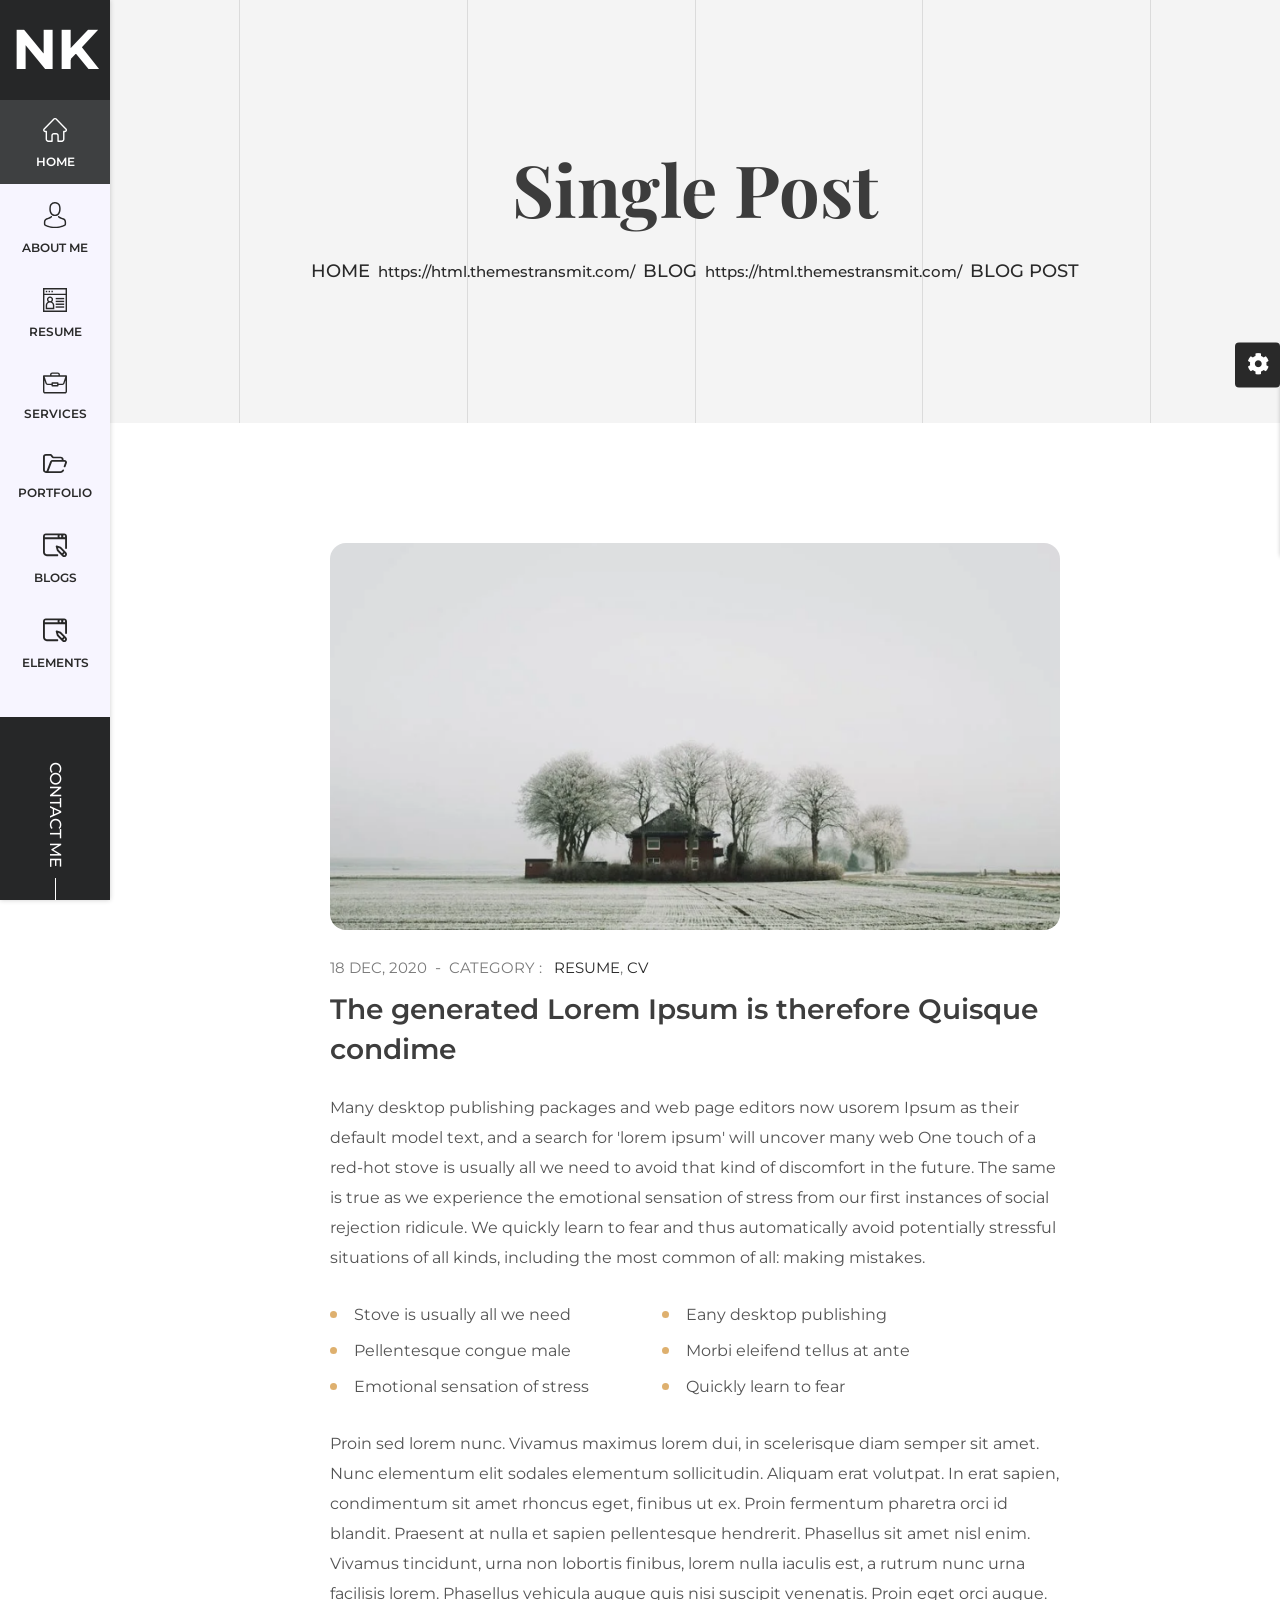
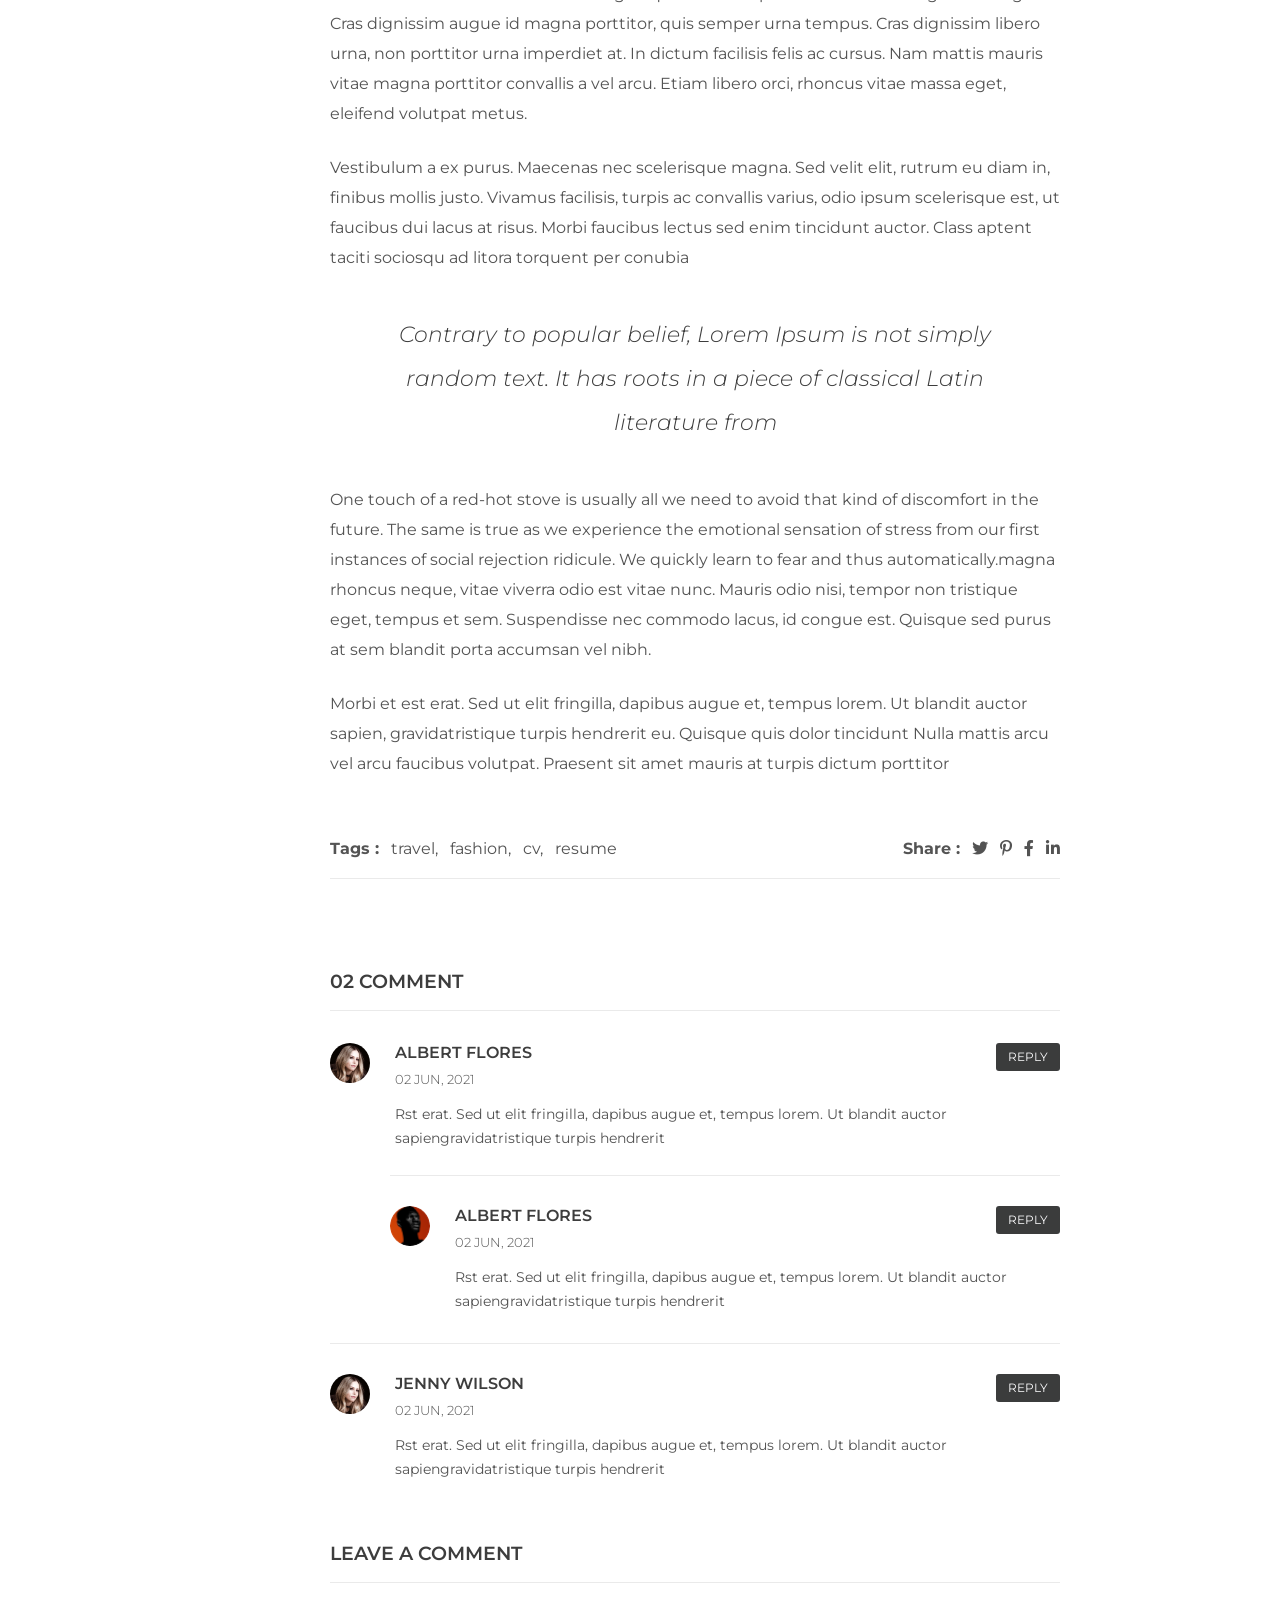
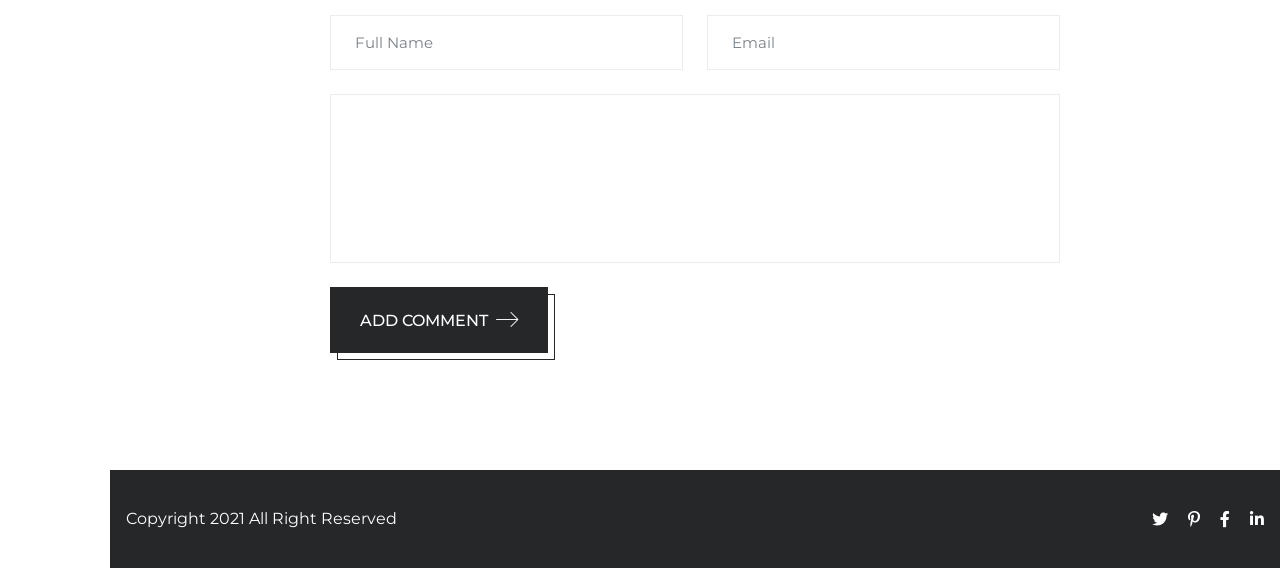
<file: blog-details.html>
<!DOCTYPE html>
<html lang="en">

<!-- Mirrored from html.themestransmit.com/devboy/blog-details.html by HTTrack Website Copier/3.x [XR&CO'2014], Tue, 31 Mar 2026 08:21:55 GMT -->
<head>
    <!-- Meta Information -->
    <meta charset="utf-8">
    <meta name="robots" content="index, follow">
	<meta name="viewport" content="width=device-width, initial-scale=1.0">
	<meta name="keyword" content="resume, cv, portfolio, vcard, responsive, retina, jquery, css3, bootstrap, material CV, creative, designer, developer, online cv, online resume, powerful portfolio, professional">
    <meta name="description" content="Nithish kumar - Creative Personal Portfolio HTML5 Resume / CV / vCard Template for professional and personal website.">
    <meta name="author" content="ThemeArray">    

    <!-- Site Title -->
    <title>Nithish kumar - Personal Portfolio Template</title>

	<!-- google Font -->
	<link rel="preconnect" href="https://fonts.googleapis.com/" />
	<link rel="preconnect" href="https://fonts.gstatic.com/" crossorigin />
	<link href="https://fonts.googleapis.com/css2?family=Montserrat:wght@400;500;600;700;800;900&amp;family=Playfair+Display:wght@500;600;700&amp;display=swap" rel="stylesheet" />

	<!-- favicon -->
	<link rel="shortcut icon" href="assets/images/favicon.html" />

	<!-- Bootstrap v5.0.2-->
	<link rel="stylesheet" href="assets/css/bootstrap.min.css" />
	<!-- Fontawesome v5.15.3   -->
	<link rel="stylesheet" href="assets/css/fontawesome.min.css" />
	<link rel="stylesheet" href="assets/css/template-icons.css" />
	<!-- Animated Headline -->
	<link rel="stylesheet" href="assets/css/animatedheadline.css" />
	<!-- Simplebar -->
	<link rel="stylesheet" href="assets/css/simplebar.css" />
	<!-- Owl Carousel v2.3.4 -->
	<link rel="stylesheet" href="assets/css/owl.theme.default.min.css" />
	<link rel="stylesheet" href="assets/css/owl.carousel.min.css" />
	<!-- Magnific Popup -->
	<link rel="stylesheet" href="assets/css/magnific-popup.css" />
	<!-- Slick Slider -->
	<link rel="stylesheet" href="assets/css/slick.css" />
	<!-- Main Style Sheet -->
	<link rel="stylesheet" href="assets/css/style.css" />

</head>
<body>
    <!--~~~~~~~~~~~~~~~~~~~~~~~~~~~~~~~~~~~~~~~
	Preloader Start
	~~~~~~~~~~~~~~~~~~~~~~~~~~~~~~~~~~~~~~~~-->
	<div class="preloader">
		<div class="preloader-inner">
			<div></div><div></div><div></div><div></div><div></div><div></div><div></div><div></div>
		</div>
	</div>
	<!--~~./ Preloader End ~~-->

	<div class="style-switcher">
        <div class="toggle-btn">
            <span class="fa fa-cog fa-spin"></span>
        </div>
        <div class="style-back text-center">
            Dark - Light
            <div class="d-flex mt-2">
                <div class="variant" data-bg="dark">
                    <img src="assets/images/home-dark.png" class="img-fluid" alt="Nithish kumar Dark Variant">
                </div>
                <div class="variant" data-bg="light">
                    <img src="assets/images/home-light.png" class="img-fluid" alt="Nithish kumar Light Variant">
                </div>
            </div>
            <br>
            LTR - RTL
            <div class="d-flex mt-2">
                <div class="variant">
                    <a href="blog-details.html">
                        <img src="assets/images/home-light.png" class="img-fluid" alt="Nithish kumar LTR">
                    </a>
                </div>
                <div class="variant">
                    <a href="blog-details-rtl.html">
                        <img src="assets/images/home-rtl.png" class="img-fluid" alt="Nithish kumar RTL">
                    </a>
                </div>                
            </div>
        </div>
    </div>

	<header class="site-header navbar-collapse-toggle" id="navbar">
		<div class="nav-brand">
			<a href="index.html">NK</a>
		</div>
		<div class="menu nav" data-simplebar>
			<ul class="list-unstyled" id="nav">
				<li>
					<a href="index.html" class="nav-link active">
						<svg viewBox="0 0 24 24" fill="#292929">
							<path d="M23.4 10.392C23.3993 10.3914 23.3987 10.3907 23.3982 10.3902L13.6081 0.600404C13.1908 0.182923 12.636 -0.046875 12.0458 -0.046875C11.4557 -0.046875 10.9009 0.182923 10.4834 0.600404L0.69839 10.3852C0.695094 10.3885 0.691615 10.392 0.688502 10.3953C-0.168433 11.2572 -0.166968 12.6555 0.692714 13.5152C1.08548 13.9082 1.60403 14.1356 2.15866 14.1596C2.18136 14.1618 2.20407 14.1629 2.22696 14.1629H2.61697V21.3674C2.61697 22.7932 3.77713 23.9532 5.20298 23.9532H9.03318C9.42155 23.9532 9.73631 23.6382 9.73631 23.25V17.6016C9.73631 16.951 10.2657 16.4218 10.9162 16.4218H13.1754C13.826 16.4218 14.3552 16.951 14.3552 17.6016V23.25C14.3552 23.6382 14.6699 23.9532 15.0583 23.9532H18.8885C20.3145 23.9532 21.4745 22.7932 21.4745 21.3674V14.1629H21.8363C22.4263 14.1629 22.9811 13.9331 23.3987 13.5154C24.2593 12.6544 24.2597 11.2535 23.4 10.392V10.392ZM22.4043 12.5211C22.2525 12.6729 22.0507 12.7566 21.8363 12.7566H20.7714C20.383 12.7566 20.0682 13.0714 20.0682 13.4597V21.3674C20.0682 22.0177 19.5391 22.5469 18.8885 22.5469H15.7614V17.6016C15.7614 16.1758 14.6014 15.0156 13.1754 15.0156H10.9162C9.49021 15.0156 8.33006 16.1758 8.33006 17.6016V22.5469H5.20298C4.55258 22.5469 4.02322 22.0177 4.02322 21.3674V13.4597C4.02322 13.0714 3.70847 12.7566 3.3201 12.7566H2.27347C2.26248 12.7559 2.25168 12.7553 2.24051 12.7552C2.03103 12.7515 1.83456 12.6684 1.68734 12.521C1.37423 12.2079 1.37423 11.6983 1.68734 11.385C1.68753 11.385 1.68753 11.3848 1.68771 11.3846L1.68826 11.3841L11.478 1.59467C11.6296 1.44287 11.8312 1.35938 12.0458 1.35938C12.2602 1.35938 12.4618 1.44287 12.6136 1.59467L22.4012 11.382C22.4027 11.3835 22.4043 11.385 22.4058 11.3864C22.7172 11.7001 22.7167 12.2086 22.4043 12.5211V12.5211Z"/>
						</svg>							
						HOME
					</a>
				</li>
				<li>
					<a href="index.html#about" class="nav-link">
						<svg viewBox="0 0 22 24" fill="#292929">
							<path d="M10.9131 12.9319C10.9379 12.9319 10.9628 12.9319 10.9926 12.9319C11.0026 12.9319 11.0125 12.9319 11.0224 12.9319C11.0373 12.9319 11.0572 12.9319 11.0721 12.9319C12.5283 12.907 13.7062 12.3951 14.576 11.416C16.4894 9.25906 16.1713 5.5614 16.1365 5.20853C16.0123 2.55954 14.7599 1.29219 13.7261 0.700766C12.9558 0.258439 12.0562 0.0198799 11.0523 0H11.0175C11.0125 0 11.0026 0 10.9976 0H10.9678C10.4161 0 9.33264 0.0894595 8.29392 0.680886C7.25022 1.27231 5.97791 2.53966 5.85366 5.20853C5.81887 5.5614 5.50079 9.25906 7.41423 11.416C8.27901 12.3951 9.45689 12.907 10.9131 12.9319ZM7.18064 5.33278C7.18064 5.31787 7.18561 5.30296 7.18561 5.29302C7.34962 1.72955 9.87934 1.34686 10.9628 1.34686H10.9827C10.9926 1.34686 11.0075 1.34686 11.0224 1.34686C12.3643 1.37668 14.6455 1.92338 14.7996 5.29302C14.7996 5.30793 14.7996 5.32284 14.8046 5.33278C14.8096 5.36757 15.1575 8.74715 13.577 10.5264C12.9508 11.2321 12.1158 11.58 11.0175 11.59C11.0075 11.59 11.0026 11.59 10.9926 11.59C10.9827 11.59 10.9777 11.59 10.9678 11.59C9.87437 11.58 9.03444 11.2321 8.4132 10.5264C6.83772 8.75709 7.17567 5.3626 7.18064 5.33278Z" />
							<path d="M21.206 19.0649C21.206 19.0599 21.206 19.0549 21.206 19.0499C21.206 19.0102 21.201 18.9704 21.201 18.9257C21.1712 17.9416 21.1066 15.6405 18.9496 14.905C18.9347 14.9 18.9148 14.895 18.8999 14.8901C16.6585 14.3185 14.7947 13.0263 14.7749 13.0114C14.4717 12.7977 14.0542 12.8723 13.8405 13.1754C13.6268 13.4786 13.7013 13.8961 14.0045 14.1098C14.089 14.1694 16.0671 15.5461 18.5421 16.1823C19.7001 16.5948 19.8293 17.8323 19.8641 18.9655C19.8641 19.0102 19.8641 19.0499 19.8691 19.0897C19.8741 19.537 19.8442 20.2278 19.7647 20.6254C18.9596 21.0827 15.8036 22.6631 11.0026 22.6631C6.22153 22.6631 3.04572 21.0777 2.23561 20.6205C2.15609 20.2229 2.1213 19.532 2.13124 19.0847C2.13124 19.045 2.13621 19.0052 2.13621 18.9605C2.171 17.8273 2.30022 16.5898 3.45823 16.1773C5.93327 15.5411 7.91132 14.1595 7.99581 14.1048C8.29898 13.8911 8.37353 13.4736 8.15982 13.1705C7.94611 12.8673 7.52864 12.7927 7.22547 13.0065C7.20559 13.0214 5.35179 14.3136 3.10039 14.8851C3.08051 14.8901 3.0656 14.895 3.05069 14.9C0.893721 15.6405 0.829111 17.9416 0.799291 18.9207C0.799291 18.9655 0.799291 19.0052 0.794321 19.045C0.794321 19.0499 0.794321 19.0549 0.794321 19.0599C0.789351 19.3183 0.784382 20.6453 1.04779 21.3113C1.09749 21.4405 1.18695 21.5498 1.30623 21.6244C1.45533 21.7238 5.02874 24 11.0076 24C16.9865 24 20.5599 21.7188 20.709 21.6244C20.8233 21.5498 20.9177 21.4405 20.9674 21.3113C21.2159 20.6503 21.211 19.3233 21.206 19.0649Z" />
						</svg>
						ABOUT ME
					</a>
				</li>
				<li>
					<a href="index.html#resume" class="nav-link">
						<svg viewBox="0 0 21 21" fill="#292929">
							<path d="M0 0V21H21V0H0ZM19.7695 1.23047V4.92581H1.23047V1.23047H19.7695ZM1.23047 19.7695V6.15628H19.7695V19.7695H1.23047Z" />
							<path d="M2.46237 2.46292H3.69378V3.69338H2.46237V2.46292Z" />
							<path d="M4.92525 2.46292H6.1567V3.69338H4.92525V2.46292Z" />
							<path d="M7.38833 2.46292H8.61978V3.69338H7.38833V2.46292Z" />
							<path d="M7.98303 12.0081C8.49516 11.5196 8.8152 10.8314 8.8152 10.0695C8.8152 8.59131 7.61266 7.38877 6.1345 7.38877C4.65634 7.38877 3.4538 8.59135 3.4538 10.0695C3.4538 10.8314 3.77385 11.5196 4.28597 12.0081C3.15189 12.6535 2.38534 13.8733 2.38534 15.2689V18.5371H9.88362V15.2689C9.88366 13.8733 9.11712 12.6535 7.98303 12.0081ZM4.68427 10.0694C4.68427 9.26975 5.33482 8.6192 6.1345 8.6192C6.93418 8.6192 7.58473 9.26979 7.58473 10.0694C7.58473 10.8691 6.93418 11.5197 6.1345 11.5197C5.33482 11.5197 4.68427 10.8691 4.68427 10.0694ZM8.65319 17.3066H3.61581V15.2688C3.61581 13.88 4.74571 12.7501 6.1345 12.7501C7.52329 12.7501 8.65315 13.88 8.65315 15.2688L8.65319 17.3066Z" />
							<path d="M11.1157 8.65335H18.5375V9.88382H11.1157V8.65335Z" />
							<path d="M11.1157 11.1162H18.5375V12.3467H11.1157V11.1162Z" />
							<path d="M11.1157 13.5791H18.5375V14.8096H11.1157V13.5791Z" />
							<path d="M11.1157 16.0421H18.5375V17.2725H11.1157V16.0421Z" />
						</svg>							
						RESUME
					</a>
				</li>
				<li>
					<a href="index.html#service" class="nav-link">
						<svg viewBox="0 0 23 21" fill="#292929">
							<path d="M22.3304 3.08807C22.329 3.08807 22.3276 3.08789 22.3262 3.08789H16.2168V2.41406C16.2168 1.29944 15.3099 0.392578 14.1953 0.392578H8.80469C7.69006 0.392578 6.7832 1.29944 6.7832 2.41406V3.08789H0.673828C0.29866 3.08789 0 3.39532 0 3.76172V18.5859C0 19.7006 0.90686 20.6074 2.02148 20.6074H20.9785C22.0931 20.6074 23 19.7006 23 18.5859V3.77593C23 3.77505 23 3.77418 23 3.7733C22.9742 3.33075 22.702 3.09052 22.3304 3.08807V3.08807ZM8.13086 2.41406C8.13086 2.04258 8.4332 1.74023 8.80469 1.74023H14.1953C14.5668 1.74023 14.8691 2.04258 14.8691 2.41406V3.08789H8.13086V2.41406ZM21.3912 4.43555L19.2987 10.713C19.2069 10.9887 18.95 11.1738 18.6596 11.1738H14.8691V10.5C14.8691 10.1278 14.5675 9.82617 14.1953 9.82617H8.80469C8.4325 9.82617 8.13086 10.1278 8.13086 10.5V11.1738H4.3404C4.04999 11.1738 3.79309 10.9887 3.70132 10.713L1.60876 4.43555H21.3912ZM13.5215 11.1738V12.5215H9.47852V11.1738H13.5215ZM21.6523 18.5859C21.6523 18.9574 21.35 19.2598 20.9785 19.2598H2.02148C1.65 19.2598 1.34766 18.9574 1.34766 18.5859V7.91401L2.4228 11.1393C2.6983 11.9661 3.46899 12.5215 4.3404 12.5215H8.13086V13.1953C8.13086 13.5675 8.4325 13.8691 8.80469 13.8691H14.1953C14.5675 13.8691 14.8691 13.5675 14.8691 13.1953V12.5215H18.6596C19.531 12.5215 20.3017 11.9661 20.5772 11.1393L21.6523 7.91401V18.5859Z" />
						</svg>							
						SERVICES
					</a>
				</li>
				<li>
					<a href="index.html#portfolio" class="nav-link">
						<svg viewBox="0 0 26 21" fill="#292929" >
							<path d="M25.4797 7.56405C24.9556 6.89484 24.1042 6.49523 23.2021 6.49523H22.2946V5.66202C22.2946 4.13031 20.9276 2.88429 19.2475 2.88429H11.7182C11.3518 2.88429 11.0126 2.70365 10.8329 2.41272L10.2225 1.42364C9.68573 0.554265 8.66813 0.0141602 7.56701 0.0141602H3.04707C1.36693 0.0141602 0 1.25765 0 2.78593V17.6957C0 19.2272 1.36693 20.4732 3.04707 20.4732H18.9539C20.6886 20.4732 22.2327 19.4686 22.7962 17.9732C22.9785 17.4895 22.6963 16.963 22.1656 16.7968C21.6352 16.6306 21.0574 16.8879 20.8751 17.3716C20.5932 18.1191 19.8212 18.6216 18.9539 18.6216H5.9422C5.94538 18.6137 5.94875 18.6061 5.95172 18.5983L9.63773 8.81893C9.74405 8.53649 10.0356 8.34681 10.363 8.34681H23.2021C23.453 8.34681 23.6807 8.45368 23.8263 8.63992C23.9721 8.82598 24.009 9.05689 23.9275 9.27333L22.4537 13.1833C22.2714 13.667 22.5538 14.1938 23.0843 14.3599C23.6149 14.5261 24.1927 14.2686 24.3748 13.7851L25.8487 9.87491C26.1418 9.09721 26.0038 8.23326 25.4797 7.56405V7.56405ZM7.71637 8.21717L4.03037 17.9965C3.88953 18.3703 3.50351 18.6216 3.06989 18.6216H3.04707C2.48709 18.6216 2.03145 18.2063 2.03145 17.6957V2.78593C2.03145 2.27855 2.48709 1.86592 3.04707 1.86592H7.56701C7.93557 1.86592 8.27457 2.04439 8.45211 2.33189L9.06267 3.32079C9.60163 4.19378 10.6192 4.73605 11.7182 4.73605H19.2475C19.8077 4.73605 20.2633 5.15139 20.2633 5.66184V6.49523H10.363C9.1682 6.49523 8.10477 7.18723 7.71637 8.21717V8.21717Z" />
						</svg>							
						PORTFOLIO
					</a>
				</li>
				<li>
					<a href="blog.html" class="nav-link">
						<svg viewBox="0 0 25 26" fill="#292929">
							<path d="M22.0703 0.406006H2.92969C1.31416 0.406006 0 1.758 0 3.42002V20.0976C0 22.3135 1.75228 24.1163 3.90625 24.1163H14.9414C15.4808 24.1163 15.918 23.6665 15.918 23.1116C15.918 22.5567 15.4808 22.1069 14.9414 22.1069H3.90625C2.82936 22.1069 1.95312 21.2055 1.95312 20.0976V6.48427H23.0469V15.7273C23.0469 16.2822 23.484 16.7319 24.0234 16.7319C24.5628 16.7319 25 16.2822 25 15.7273V3.42002C25 1.758 23.6858 0.406006 22.0703 0.406006ZM18.1152 2.41535C18.6537 2.41535 19.0918 2.86608 19.0918 3.42002C19.0918 3.97397 18.6537 4.42469 18.1152 4.42469C17.5768 4.42469 17.1387 3.97397 17.1387 3.42002C17.1387 2.86608 17.5768 2.41535 18.1152 2.41535ZM22.998 3.42002C22.998 3.97397 22.5599 4.42469 22.0215 4.42469C21.483 4.42469 21.0449 3.97397 21.0449 3.42002C21.0449 2.86608 21.483 2.41535 22.0215 2.41535C22.5599 2.41535 22.998 2.86608 22.998 3.42002ZM1.95312 3.42002C1.95312 2.86608 2.39124 2.41535 2.92969 2.41535H15.3536C15.2451 2.7299 15.1855 3.0678 15.1855 3.42002C15.1855 3.79108 15.2514 4.14645 15.3711 4.47493H1.95312V3.42002ZM18.7931 14.4606C18.6794 14.3435 18.5394 14.2569 18.3855 14.2089L14.5416 13.0078C14.2008 12.9012 13.8308 12.994 13.5757 13.2499C13.3209 13.5058 13.2216 13.8841 13.3167 14.2373L14.4085 18.2923C14.4535 18.4593 14.5395 18.6114 14.6585 18.7338L19.9987 24.2381C20.5698 24.8256 21.3202 25.1196 22.0703 25.1196C22.8205 25.1196 23.5706 24.8256 24.1419 24.2381C25.2842 23.0629 25.2842 21.1509 24.1426 19.9765L18.7931 14.4606ZM15.6729 15.4612L17.5835 16.0583L21.1931 19.7801L19.8118 21.2011L16.2222 17.5013L15.6729 15.4612ZM22.7608 22.8173C22.3801 23.2091 21.7606 23.2091 21.3804 22.818L21.1916 22.6234L22.5727 21.2025L22.761 21.3966C23.1417 21.7883 23.1417 22.4256 22.7608 22.8173V22.8173Z" />
						</svg>
						BLOGS
					</a>
				</li>
                <li>
					<a href="elements.html" class="nav-link">
						<svg viewBox="0 0 25 26" fill="#262626">
							<path d="M22.0703 0.406006H2.92969C1.31416 0.406006 0 1.758 0 3.42002V20.0976C0 22.3135 1.75228 24.1163 3.90625 24.1163H14.9414C15.4808 24.1163 15.918 23.6665 15.918 23.1116C15.918 22.5567 15.4808 22.1069 14.9414 22.1069H3.90625C2.82936 22.1069 1.95312 21.2055 1.95312 20.0976V6.48427H23.0469V15.7273C23.0469 16.2822 23.484 16.7319 24.0234 16.7319C24.5628 16.7319 25 16.2822 25 15.7273V3.42002C25 1.758 23.6858 0.406006 22.0703 0.406006ZM18.1152 2.41535C18.6537 2.41535 19.0918 2.86608 19.0918 3.42002C19.0918 3.97397 18.6537 4.42469 18.1152 4.42469C17.5768 4.42469 17.1387 3.97397 17.1387 3.42002C17.1387 2.86608 17.5768 2.41535 18.1152 2.41535ZM22.998 3.42002C22.998 3.97397 22.5599 4.42469 22.0215 4.42469C21.483 4.42469 21.0449 3.97397 21.0449 3.42002C21.0449 2.86608 21.483 2.41535 22.0215 2.41535C22.5599 2.41535 22.998 2.86608 22.998 3.42002ZM1.95312 3.42002C1.95312 2.86608 2.39124 2.41535 2.92969 2.41535H15.3536C15.2451 2.7299 15.1855 3.0678 15.1855 3.42002C15.1855 3.79108 15.2514 4.14645 15.3711 4.47493H1.95312V3.42002ZM18.7931 14.4606C18.6794 14.3435 18.5394 14.2569 18.3855 14.2089L14.5416 13.0078C14.2008 12.9012 13.8308 12.994 13.5757 13.2499C13.3209 13.5058 13.2216 13.8841 13.3167 14.2373L14.4085 18.2923C14.4535 18.4593 14.5395 18.6114 14.6585 18.7338L19.9987 24.2381C20.5698 24.8256 21.3202 25.1196 22.0703 25.1196C22.8205 25.1196 23.5706 24.8256 24.1419 24.2381C25.2842 23.0629 25.2842 21.1509 24.1426 19.9765L18.7931 14.4606ZM15.6729 15.4612L17.5835 16.0583L21.1931 19.7801L19.8118 21.2011L16.2222 17.5013L15.6729 15.4612ZM22.7608 22.8173C22.3801 23.2091 21.7606 23.2091 21.3804 22.818L21.1916 22.6234L22.5727 21.2025L22.761 21.3966C23.1417 21.7883 23.1417 22.4256 22.7608 22.8173V22.8173Z" />
						</svg>
						ELEMENTS
					</a>
				</li>
			</ul>
		</div>
		<div class="contact-btn">
			<a href="#contact" class="stretched-link">CONTACT ME</a>
		</div>
	</header>
	<div class="mob-header">
		<div class="d-flex align-items-center">
			<div class="nav-brand">
				<a href="index.html">R</a>
			</div>
			<button class="toggler-menu ms-auto me-2" title="Toggle Menu">
				<span></span>
				<span></span>
				<span></span>
			</button>
		</div>
	</div>
	<div class="mobile-menu">
		<div class="menu-header">
			<div class="hero-img">
				<img
					src="assets/images/hero-img-xs.webp"
					class="img-fluid"
					width="75"
					height="75"
					alt="Nithish kumar - Personal Portfolio"
				/>
			</div>
			<h3>I'm Nithish kumar</h3>
			<p class="ah-headline clip">
				<span class="ah-words-wrapper">
					<b class="is-visible">I am a UX/UI Designer</b>
					<b>I Develop Mobile Apps</b>
				</span>
			</p>
			<div class="close-menu"></div>
		</div>
	</div>

    <div class="main">
        <div class="page-banner">
            <div class="container">
                <div class="banner-content text-center">
                    <h1>Single Post</h1>
                    <ul class="breadcrumb justify-content-center">
                        <li class="breadcrumb-item">
                            <a href="index.html">HOME</a>
                        </li>
                        <li class="breadcrumb-item">
                            <a href="blog.html">BLOG</a>
                        </li>
                        <li class="breadcrumb-item">BLOG POST</li>
                    </ul>
                </div>
                <div class="animated-bg-line">
                    <div class="line-item"></div>
                    <div class="line-item"></div>
                    <div class="line-item"></div>
                    <div class="line-item"></div>
                    <div class="line-item"></div>
                </div>
            </div>
        </div>

        <!-- Blog Post -->
        <div class="blog-details">
            <div class="container">
                <div class="row justify-content-center">
                    <div class="col-lg-8">
                        <div class="post-media">
                            <img 
                                src="assets/images/blog-details-lg1.png"
                                class="img-fluid" 
                                alt="Blog Details Title Goes Here"
                            />
                        </div>
                        <div class="post-details">
                            <div class="blog-post-header">
                                <div>
                                    <span class="date">
                                    18 DEC, 2020</span> &nbsp;-&nbsp; 
                                    <span class="category">
                                        CATEGORY : &nbsp;
                                        <a href="#">RESUME</a>, 
                                        <a href="#">CV</a>
                                    </span>
                                </div>
                                <h2 class="blog-post-title">
                                    The generated Lorem Ipsum is therefore Quisque condime
                                </h2>
                            </div>
                            <div class="inner-desc">
                                <p>
                                    Many desktop publishing packages and web page editors now usorem Ipsum as their default model text, and a search for 'lorem ipsum' will uncover many web One touch of a red-hot stove is usually all we need to avoid that kind of discomfort in the future. The same is true as we experience the emotional sensation of stress from our first instances of social rejection ridicule. We quickly learn to fear and thus automatically avoid potentially stressful situations of all kinds, including the most common of all: making mistakes.
                                </p>
                                <ul class="list">
                                    <li>Stove is usually all we need</li>
                                    <li>Eany desktop publishing</li>
                                    <li>Pellentesque congue male</li>
                                    <li>Morbi eleifend tellus at ante</li>
                                    <li>Emotional sensation of stress</li>
                                    <li>Quickly learn to fear</li>
                                </ul>
                                <p>
                                    Proin sed lorem nunc. Vivamus maximus lorem dui, in scelerisque diam semper sit amet. Nunc elementum elit sodales elementum sollicitudin. Aliquam erat volutpat. In erat sapien, condimentum sit amet rhoncus eget, finibus ut ex. Proin fermentum pharetra orci id blandit. Praesent at nulla et sapien pellentesque hendrerit. Phasellus sit amet nisl enim. Vivamus tincidunt, urna non lobortis finibus, lorem nulla iaculis est, a rutrum nunc urna facilisis lorem. Phasellus vehicula augue quis nisi suscipit venenatis. Proin eget orci augue. Cras dignissim augue id magna porttitor, quis semper urna tempus. Cras dignissim libero urna, non porttitor urna imperdiet at. In dictum facilisis felis ac cursus. Nam mattis mauris vitae magna porttitor convallis a vel arcu. Etiam libero orci, rhoncus vitae massa eget, eleifend volutpat metus.
                                </p>
                                <p>
                                    Vestibulum a ex purus. Maecenas nec scelerisque magna. Sed velit elit, rutrum eu diam in, finibus mollis justo. Vivamus facilisis, turpis ac convallis varius, odio ipsum scelerisque est, ut faucibus dui lacus at risus. Morbi faucibus lectus sed enim tincidunt auctor. Class aptent taciti sociosqu ad litora torquent per conubia
                                </p>
                                <figure class="blockquote">
                                    <p>
                                        Contrary to popular belief, Lorem Ipsum is not simply random text. It has roots in a piece of classical Latin literature from
                                    </p>
                                </figure>
                                <p>
                                    One touch of a red-hot stove is usually all we need to avoid that kind of discomfort in the future. The same is true as we experience the emotional sensation of stress from our first instances of social rejection ridicule. We quickly learn to fear and thus automatically.magna rhoncus neque, vitae viverra odio est vitae nunc. Mauris odio nisi, tempor non tristique eget, tempus et sem. Suspendisse nec commodo lacus, id congue est. Quisque sed purus at sem blandit porta accumsan vel nibh.
                                </p>
                                <p>
                                    Morbi et est erat. Sed ut elit fringilla, dapibus augue et, tempus lorem. Ut blandit auctor sapien, gravidatristique turpis hendrerit eu. Quisque quis dolor tincidunt Nulla mattis arcu vel arcu faucibus volutpat. Praesent sit amet mauris at turpis dictum porttitor
                                </p>
                            </div>

                            <div class="blog-post-footer">
                                <div class="row">
                                    <div class="col-md-6">
                                        <ul class="post-tags">
                                            <li class="list-inline-item">
                                                <strong>Tags : </strong>
                                            </li>
                                            <li class="list-inline-item">
                                                <a href="#">travel,</a>
                                            </li>
                                            <li class="list-inline-item">
                                                <a href="#">fashion,</a>
                                            </li>
                                            <li class="list-inline-item">
                                                <a href="#">cv,</a>
                                            </li>
                                            <li class="list-inline-item">
                                                <a href="#">resume</a>
                                            </li>
                                        </ul>
                                    </div>
                                    <div class="col-md-6 text-md-end">
                                        <ul class="post-share">
                                            <li class="list-inline-item">
                                                <strong>Share : </strong>
                                            </li>
                                            <li class="list-inline-item">
                                                <a 
                                                    href="https://twitter.com/" 
                                                    title="Share on Twitter">
                                                    <i class="fab fa-twitter"></i>
                                                </a>
                                            </li>
                                            <li class="list-inline-item">
                                                <a 
                                                    href="https://www.pinterest.com/" 
                                                    title="Share on pinterest">
                                                    <i class="fab fa-pinterest-p"></i>
                                                </a>
                                            </li>
                                            <li class="list-inline-item">
                                                <a 
                                                    href="https://www.facebook.com/" 
                                                    title="Share on Facebook">
                                                    <i class="fab fa-facebook-f"></i>
                                                </a>
                                            </li>
                                            <li class="list-inline-item">
                                                <a 
                                                    href="https://www.linkedin.com/" 
                                                    title="Share on Linkedin">
                                                    <i class="fab fa-linkedin-in"></i>
                                                </a>
                                            </li>
                                        </ul>
                                    </div>
                                </div>
                            </div>

                            <div class="comment-area">
                                <div class="comment-list">
                                    <div class="comment-title">
                                        <h4>02 COMMENT</h4>
                                    </div>
                                    <ul>
                                        <li>
                                            <div class="author-img float-start">
                                                <img 
                                                    src="assets/images/comment-thumb.png" 
                                                    class="rounded-circle" 
                                                    width="40"
                                                    alt="Author"
                                                />
                                            </div>
                                            <div class="text overflow-hidden">
                                                <h5>
                                                    ALBERT FLORES 
                                                    <a href="#" class="float-end reply-btn">REPLY</a>
                                                </h5>
                                                <h6>02 JUN, 2021</h6>
                                                <p>
                                                    Rst erat. Sed ut elit fringilla, dapibus augue et, tempus lorem. Ut blandit auctor sapiengravidatristique turpis hendrerit
                                                </p>
                                            </div>
                                            <ul class="replied-comment">
                                                <li class="border-top">
                                                    <div class="author-img float-start">
                                                        <img 
                                                            src="assets/images/comment-thumb2.png" 
                                                            class="rounded-circle" 
                                                            width="40" 
                                                            alt="Author"
                                                        />
                                                    </div>
                                                    <div class="text overflow-hidden">
                                                        <h5>
                                                            ALBERT FLORES 
                                                            <a href="#" class="float-end reply-btn">REPLY</a>
                                                        </h5>
                                                        <h6>02 JUN, 2021</h6>
                                                        <p>
                                                            Rst erat. Sed ut elit fringilla, dapibus augue et, tempus lorem. Ut blandit auctor sapiengravidatristique turpis hendrerit
                                                        </p>
                                                    </div>
                                                </li> 
                                            </ul>
                                        </li>                                        
                                        <li>
                                            <div class="author-img float-start">
                                                <img 
                                                    src="assets/images/comment-thumb.png" 
                                                    class="rounded-circle" 
                                                    width="40" 
                                                    alt="Author"
                                                />
                                            </div>
                                            <div class="text overflow-hidden">
                                                <h5>
                                                    JENNY WILSON 
                                                    <a href="#" class="float-end reply-btn">REPLY</a>
                                                </h5>
                                                <h6>02 JUN, 2021</h6>
                                                <p>
                                                    Rst erat. Sed ut elit fringilla, dapibus augue et, tempus lorem. Ut blandit auctor sapiengravidatristique turpis hendrerit
                                                </p>
                                            </div>
                                        </li>                                        
                                    </ul>
                                </div>
                                <div class="comment-box">
                                    <div class="comment-title">
                                        <h4>LEAVE A COMMENT</h4>
                                    </div>
                                    <form class="custom-input" action="#">
                                        <div class="row">
                                            <div class="col-sm-6">
                                                <div class="mb-4">
                                                    <input 
                                                        type="text" 
                                                        class="form-control rounded-0" 
                                                        placeholder="Full Name"
                                                    >
                                                </div>
                                            </div>
                                            <div class="col-sm-6">
                                                <div class="mb-4">
                                                    <input 
                                                        type="email" 
                                                        class="form-control rounded-0" 
                                                        placeholder="Email"
                                                    >
                                                </div>
                                            </div>
                                        </div>
                                        <div class="row">
                                            <div class="col-sm-12">
                                                <div class="mb-4">
                                                    <textarea 
                                                        class="form-control rounded-0" 
                                                        rows="6" 
                                                        placeholder="Type your Comment">
                                                    </textarea>
                                                </div>
                                            </div>
                                        </div>
                                        
                                        <div class="submit-form">
                                            <button type="submit" class="theme-btn border-0">
                                                ADD COMMENT 
                                                <span class="icon-arrow-right"></span>
                                            </button>
                                        </div>
                                    </form>
                                </div>
                            </div>
                        </div>
                    </div>
                </div>
            </div>
        </div>
    </div>

	<!-- Footer -->
	<footer class="site-footer">
		<div class="container-fluid">
			<div class="row align-items-center">
				<div class="col-lg-6">
					<p class="text-center text-lg-start">
						Copyright 2021 All Right Reserved
					</p>
				</div>
				<div class="col-lg-6">
					<ul class="social-media text-center text-lg-end mt-lg-0">
						<li class="list-inline-item">
							<a 
                                target="_blank" 
                                rel="noreferrer" 
                                title="Follow us on Twitter" 
                                href="https://twitter.com/">

                                <i class="fab fa-twitter"></i>
                            </a>
						</li>
						<li class="list-inline-item">
							<a
								target="_blank"
								rel="noreferrer"
								title="Follow us on pinterest"
								href="https://www.pinterest.com/">

                                <i class="fab fa-pinterest-p"></i>
                            </a>
						</li>
						<li class="list-inline-item">
							<a
								target="_blank"
								rel="noreferrer"
								title="follow us on Facebook"
								href="https://www.facebook.com/">

                                <i class="fab fa-facebook-f"></i>
                            </a>
						</li>
						<li class="list-inline-item">
							<a
								target="_blank"
								rel="noreferrer"
								title="Connected with us on Linkedin"
								href="https://www.linkedin.com/">

                                <i class="fab fa-linkedin-in"></i>
                            </a>
						</li>
					</ul>
				</div>
			</div>
		</div>
	</footer>

 	<!-- jQuery v3.6.0 -->
    <script src="assets/js/jquery-3.6.0.min.js"></script>
    <!-- Bootstrap v5.0.2 -->
    <script src="assets/js/bootstrap.bundle.min.js" async></script>
    <!-- Waypoints -->
    <script src="assets/js/waypoints.min.js"></script>
    <!-- jQuery UI -->
    <script src="assets/js/jquery-ui.min.js"></script>
    <!-- jQuery Counterup -->
    <script src="assets/js/jquery.counterup.min.js"></script>
    <!-- jQuery Animated Headline -->
    <script src="assets/js/jquery.animatedheadline.js"></script>
    <!-- Simplebar -->
    <script src="assets/js/simplebar.min.js"></script>
    <!-- Circle Progressbar -->
    <script src="assets/js/circle-progress.min.js"></script>
    <!-- Owl Carousel -->
    <script src="assets/js/owl.carousel.min.js"></script>
    <!-- Slick Carousel -->
    <script src="assets/js/slick.min.js"></script>
    <!-- Isotop Metafizzy -->
    <script src="assets/js/isotope.pkgd.min.js"></script>
    <script src="assets/js/packery-mode.pkgd.min.js"></script>
    <!-- Magnific Popup -->
    <script src="assets/js/jquery.magnific-popup.min.js"></script>
    <!-- Main Scripts -->
    <script src="assets/js/custom.js"></script> 
 </body>
 
<!-- Mirrored from html.themestransmit.com/devboy/blog-details.html by HTTrack Website Copier/3.x [XR&CO'2014], Tue, 31 Mar 2026 08:21:56 GMT -->
</html>
</file>
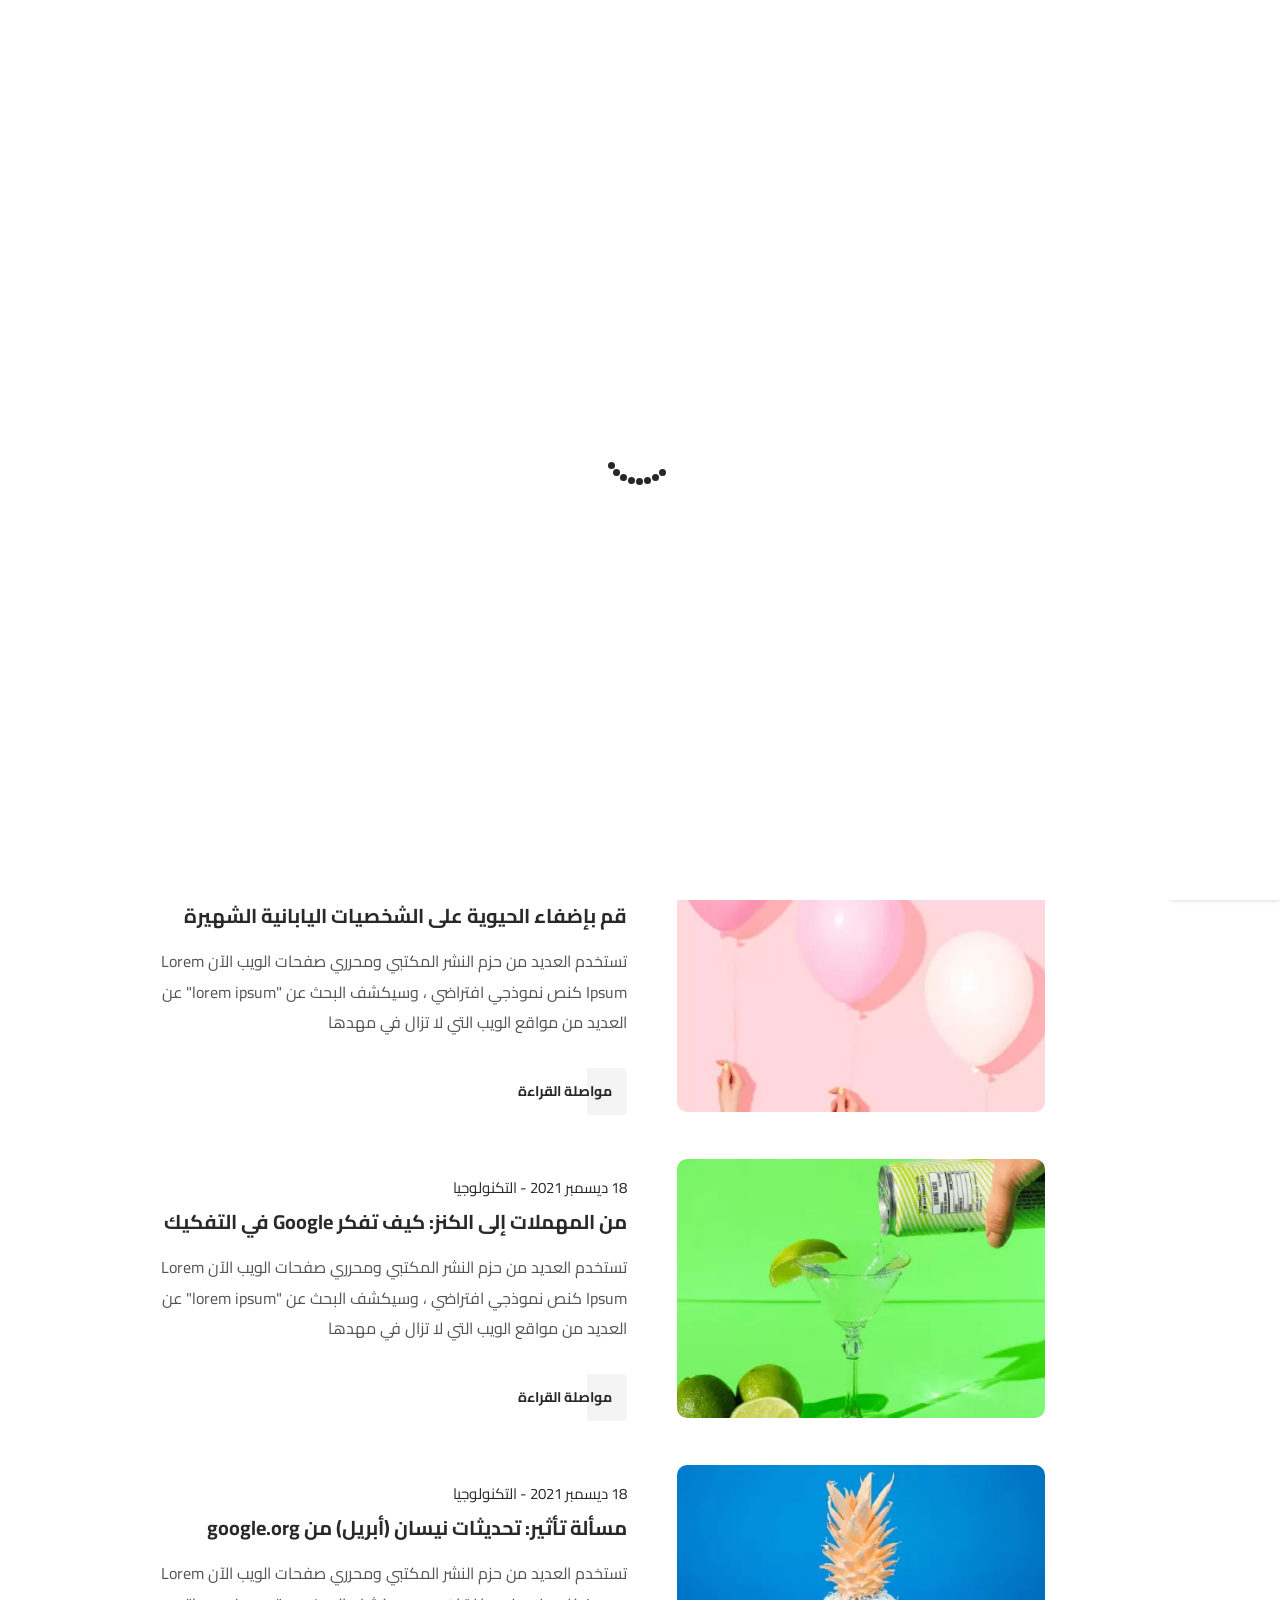
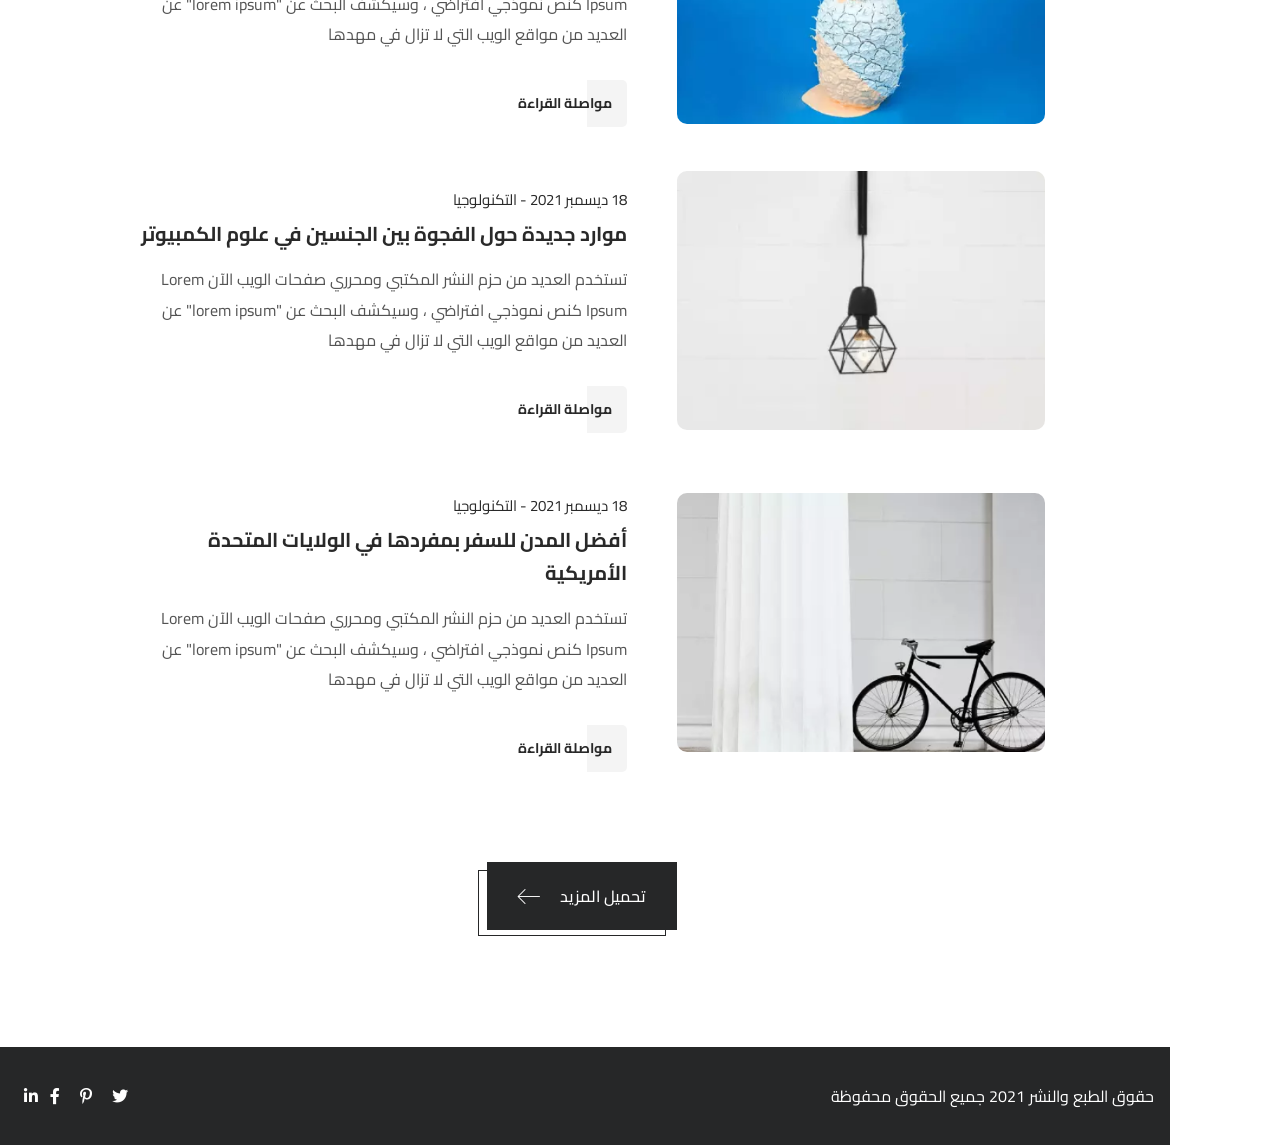
<file: blog-rtl.html>
<!DOCTYPE html>
<html lang="en" dir="rtl">

<!-- Mirrored from html.themestransmit.com/devboy/blog-rtl.html by HTTrack Website Copier/3.x [XR&CO'2014], Tue, 31 Mar 2026 08:21:58 GMT -->
<head>
	<!-- Meta Information -->
	<meta charset="utf-8" />

	<meta name="robots" content="index, follow" />

	<meta name="viewport" content="width=device-width, initial-scale=1.0" />

	<meta name="keyword" content="resume, cv, portfolio, vcard, responsive, retina, jquery, css3, bootstrap, material CV, creative, designer, developer, online cv, online resume, powerful portfolio, professional" />

	<meta name="description" content="Nithish kumar - Creative Personal Portfolio HTML5 Resume / CV / vCard Template for professional and personal website."/>
	
	<meta name="author" content="ThemeArray" />   

    <!-- Site Title -->
    <title>Nithish kumar - Personal Portfolio Template</title>

    <!-- google Font -->
    <link rel="preconnect" href="https://fonts.googleapis.com/">
    <link rel="preconnect" href="https://fonts.gstatic.com/" crossorigin>
    <link href="https://fonts.googleapis.com/css2?family=Cairo:wght@200;300;400;600;700;900&amp;display=swap" rel="stylesheet">

    <!-- favicon -->
	<link rel="shortcut icon" href="assets/images/favicon.html" type="image/x-icon">

    <!-- Bootstrap v5.0.2-->
    <link rel="stylesheet" href="assets/css/bootstrap.min.css">
    <link rel="stylesheet" href="assets/css/bootstrap.rtl.min.css">
    <!-- Fontawesome v5.15.3   -->
    <link rel="stylesheet" href="assets/css/fontawesome.min.css">
    <link rel="stylesheet" href="assets/css/template-icons.css">
    <!-- Animated Headline -->
    <link rel="stylesheet" href="assets/css/animatedheadline.css">
    <!-- Simplebar -->
    <link rel="stylesheet" href="assets/css/simplebar.css">
    <!-- Owl Carousel v2.3.4 -->
    <link rel="stylesheet" href="assets/css/owl.theme.default.min.css">
    <link rel="stylesheet" href="assets/css/owl.carousel.min.css">
    <!-- Magnific Popup -->
    <link rel="stylesheet" href="assets/css/magnific-popup.css">
    <!-- Slick Slider -->
    <link rel="stylesheet" href="assets/css/slick.css">
    <!-- Main Style Sheet -->
    <link rel="stylesheet" href="assets/css/style.css">
    <!-- RTL Css -->
    <link rel="stylesheet" href="assets/css/style-rtl.css">

</head>
<body>
	<!--~~~~~~~~~~~~~~~~~~~~~~~~~~~~~~~~~~~~~~~
	Preloader Start
	~~~~~~~~~~~~~~~~~~~~~~~~~~~~~~~~~~~~~~~~-->
	<div class="preloader">
		<div class="preloader-inner">
			<div></div><div></div><div></div><div></div><div></div><div></div><div></div><div></div>
		</div>
	</div>
	<!--~~./ Preloader End ~~-->

	<div class="style-switcher">
        <div class="toggle-btn">
            <span class="fa fa-cog fa-spin"></span>
        </div>
        <div class="style-back text-center">
            Light - Dark
            <div class="d-flex mt-2">
                <div class="variant" data-bg="dark">
                    <img src="assets/images/home-dark.png" class="img-fluid" alt="Nithish kumar Dark Variant">
                </div>
                <div class="variant" data-bg="light">
                    <img src="assets/images/home-light.png" class="img-fluid" alt="Nithish kumar Light Variant">
                </div>
            </div>
            <br>
            RTL - LTR
            <div class="d-flex mt-2">
                <div class="variant">
                    <a href="blog.html">
                        <img src="assets/images/home-light.png" class="img-fluid" alt="Nithish kumar LTR">
                    </a>
                </div>
                <div class="variant">
                    <a href="blog-rtl.html">
                        <img src="assets/images/home-rtl.png" class="img-fluid" alt="Nithish kumar RTL">
                    </a>
                </div>                
            </div>
        </div>
    </div>

    <header class="site-header navbar-collapse-toggle" id="navbar">
		<div class="nav-brand">
			<a href="index.html">NK</a>
		</div>
		<div class="menu nav" data-simplebar>
			<ul class="list-unstyled" id="nav">
				<li>
					<a href="index.html#home" class="nav-link active">
						<svg viewBox="0 0 24 24" fill="#262626">
							<path d="M23.4 10.392C23.3993 10.3914 23.3987 10.3907 23.3982 10.3902L13.6081 0.600404C13.1908 0.182923 12.636 -0.046875 12.0458 -0.046875C11.4557 -0.046875 10.9009 0.182923 10.4834 0.600404L0.69839 10.3852C0.695094 10.3885 0.691615 10.392 0.688502 10.3953C-0.168433 11.2572 -0.166968 12.6555 0.692714 13.5152C1.08548 13.9082 1.60403 14.1356 2.15866 14.1596C2.18136 14.1618 2.20407 14.1629 2.22696 14.1629H2.61697V21.3674C2.61697 22.7932 3.77713 23.9532 5.20298 23.9532H9.03318C9.42155 23.9532 9.73631 23.6382 9.73631 23.25V17.6016C9.73631 16.951 10.2657 16.4218 10.9162 16.4218H13.1754C13.826 16.4218 14.3552 16.951 14.3552 17.6016V23.25C14.3552 23.6382 14.6699 23.9532 15.0583 23.9532H18.8885C20.3145 23.9532 21.4745 22.7932 21.4745 21.3674V14.1629H21.8363C22.4263 14.1629 22.9811 13.9331 23.3987 13.5154C24.2593 12.6544 24.2597 11.2535 23.4 10.392V10.392ZM22.4043 12.5211C22.2525 12.6729 22.0507 12.7566 21.8363 12.7566H20.7714C20.383 12.7566 20.0682 13.0714 20.0682 13.4597V21.3674C20.0682 22.0177 19.5391 22.5469 18.8885 22.5469H15.7614V17.6016C15.7614 16.1758 14.6014 15.0156 13.1754 15.0156H10.9162C9.49021 15.0156 8.33006 16.1758 8.33006 17.6016V22.5469H5.20298C4.55258 22.5469 4.02322 22.0177 4.02322 21.3674V13.4597C4.02322 13.0714 3.70847 12.7566 3.3201 12.7566H2.27347C2.26248 12.7559 2.25168 12.7553 2.24051 12.7552C2.03103 12.7515 1.83456 12.6684 1.68734 12.521C1.37423 12.2079 1.37423 11.6983 1.68734 11.385C1.68753 11.385 1.68753 11.3848 1.68771 11.3846L1.68826 11.3841L11.478 1.59467C11.6296 1.44287 11.8312 1.35938 12.0458 1.35938C12.2602 1.35938 12.4618 1.44287 12.6136 1.59467L22.4012 11.382C22.4027 11.3835 22.4043 11.385 22.4058 11.3864C22.7172 11.7001 22.7167 12.2086 22.4043 12.5211V12.5211Z"/>
						</svg>
						بيت
					</a>
				</li>
				<li>
					<a href="index.html#about" class="nav-link">
						<svg viewBox="0 0 22 24" fill="#262626">
							<path d="M10.9131 12.9319C10.9379 12.9319 10.9628 12.9319 10.9926 12.9319C11.0026 12.9319 11.0125 12.9319 11.0224 12.9319C11.0373 12.9319 11.0572 12.9319 11.0721 12.9319C12.5283 12.907 13.7062 12.3951 14.576 11.416C16.4894 9.25906 16.1713 5.5614 16.1365 5.20853C16.0123 2.55954 14.7599 1.29219 13.7261 0.700766C12.9558 0.258439 12.0562 0.0198799 11.0523 0H11.0175C11.0125 0 11.0026 0 10.9976 0H10.9678C10.4161 0 9.33264 0.0894595 8.29392 0.680886C7.25022 1.27231 5.97791 2.53966 5.85366 5.20853C5.81887 5.5614 5.50079 9.25906 7.41423 11.416C8.27901 12.3951 9.45689 12.907 10.9131 12.9319ZM7.18064 5.33278C7.18064 5.31787 7.18561 5.30296 7.18561 5.29302C7.34962 1.72955 9.87934 1.34686 10.9628 1.34686H10.9827C10.9926 1.34686 11.0075 1.34686 11.0224 1.34686C12.3643 1.37668 14.6455 1.92338 14.7996 5.29302C14.7996 5.30793 14.7996 5.32284 14.8046 5.33278C14.8096 5.36757 15.1575 8.74715 13.577 10.5264C12.9508 11.2321 12.1158 11.58 11.0175 11.59C11.0075 11.59 11.0026 11.59 10.9926 11.59C10.9827 11.59 10.9777 11.59 10.9678 11.59C9.87437 11.58 9.03444 11.2321 8.4132 10.5264C6.83772 8.75709 7.17567 5.3626 7.18064 5.33278Z" />
							<path d="M21.206 19.0649C21.206 19.0599 21.206 19.0549 21.206 19.0499C21.206 19.0102 21.201 18.9704 21.201 18.9257C21.1712 17.9416 21.1066 15.6405 18.9496 14.905C18.9347 14.9 18.9148 14.895 18.8999 14.8901C16.6585 14.3185 14.7947 13.0263 14.7749 13.0114C14.4717 12.7977 14.0542 12.8723 13.8405 13.1754C13.6268 13.4786 13.7013 13.8961 14.0045 14.1098C14.089 14.1694 16.0671 15.5461 18.5421 16.1823C19.7001 16.5948 19.8293 17.8323 19.8641 18.9655C19.8641 19.0102 19.8641 19.0499 19.8691 19.0897C19.8741 19.537 19.8442 20.2278 19.7647 20.6254C18.9596 21.0827 15.8036 22.6631 11.0026 22.6631C6.22153 22.6631 3.04572 21.0777 2.23561 20.6205C2.15609 20.2229 2.1213 19.532 2.13124 19.0847C2.13124 19.045 2.13621 19.0052 2.13621 18.9605C2.171 17.8273 2.30022 16.5898 3.45823 16.1773C5.93327 15.5411 7.91132 14.1595 7.99581 14.1048C8.29898 13.8911 8.37353 13.4736 8.15982 13.1705C7.94611 12.8673 7.52864 12.7927 7.22547 13.0065C7.20559 13.0214 5.35179 14.3136 3.10039 14.8851C3.08051 14.8901 3.0656 14.895 3.05069 14.9C0.893721 15.6405 0.829111 17.9416 0.799291 18.9207C0.799291 18.9655 0.799291 19.0052 0.794321 19.045C0.794321 19.0499 0.794321 19.0549 0.794321 19.0599C0.789351 19.3183 0.784382 20.6453 1.04779 21.3113C1.09749 21.4405 1.18695 21.5498 1.30623 21.6244C1.45533 21.7238 5.02874 24 11.0076 24C16.9865 24 20.5599 21.7188 20.709 21.6244C20.8233 21.5498 20.9177 21.4405 20.9674 21.3113C21.2159 20.6503 21.211 19.3233 21.206 19.0649Z" />
						</svg>
                        عني
					</a>
				</li>
				<li>
					<a href="index.html#resume" class="nav-link">
						<svg viewBox="0 0 21 21" fill="#262626">
							<path d="M0 0V21H21V0H0ZM19.7695 1.23047V4.92581H1.23047V1.23047H19.7695ZM1.23047 19.7695V6.15628H19.7695V19.7695H1.23047Z" />
							<path d="M2.46237 2.46292H3.69378V3.69338H2.46237V2.46292Z" />
							<path d="M4.92525 2.46292H6.1567V3.69338H4.92525V2.46292Z" />
							<path d="M7.38833 2.46292H8.61978V3.69338H7.38833V2.46292Z" />
							<path d="M7.98303 12.0081C8.49516 11.5196 8.8152 10.8314 8.8152 10.0695C8.8152 8.59131 7.61266 7.38877 6.1345 7.38877C4.65634 7.38877 3.4538 8.59135 3.4538 10.0695C3.4538 10.8314 3.77385 11.5196 4.28597 12.0081C3.15189 12.6535 2.38534 13.8733 2.38534 15.2689V18.5371H9.88362V15.2689C9.88366 13.8733 9.11712 12.6535 7.98303 12.0081ZM4.68427 10.0694C4.68427 9.26975 5.33482 8.6192 6.1345 8.6192C6.93418 8.6192 7.58473 9.26979 7.58473 10.0694C7.58473 10.8691 6.93418 11.5197 6.1345 11.5197C5.33482 11.5197 4.68427 10.8691 4.68427 10.0694ZM8.65319 17.3066H3.61581V15.2688C3.61581 13.88 4.74571 12.7501 6.1345 12.7501C7.52329 12.7501 8.65315 13.88 8.65315 15.2688L8.65319 17.3066Z" />
							<path d="M11.1157 8.65335H18.5375V9.88382H11.1157V8.65335Z" />
							<path d="M11.1157 11.1162H18.5375V12.3467H11.1157V11.1162Z" />
							<path d="M11.1157 13.5791H18.5375V14.8096H11.1157V13.5791Z" />
							<path d="M11.1157 16.0421H18.5375V17.2725H11.1157V16.0421Z" />
						</svg>						
						خلاصة
					</a>
				</li>
				<li>
					<a href="index.html#service" class="nav-link">
						<svg viewBox="0 0 26 21" fill="#262626" >
							<path d="M25.4797 7.56405C24.9556 6.89484 24.1042 6.49523 23.2021 6.49523H22.2946V5.66202C22.2946 4.13031 20.9276 2.88429 19.2475 2.88429H11.7182C11.3518 2.88429 11.0126 2.70365 10.8329 2.41272L10.2225 1.42364C9.68573 0.554265 8.66813 0.0141602 7.56701 0.0141602H3.04707C1.36693 0.0141602 0 1.25765 0 2.78593V17.6957C0 19.2272 1.36693 20.4732 3.04707 20.4732H18.9539C20.6886 20.4732 22.2327 19.4686 22.7962 17.9732C22.9785 17.4895 22.6963 16.963 22.1656 16.7968C21.6352 16.6306 21.0574 16.8879 20.8751 17.3716C20.5932 18.1191 19.8212 18.6216 18.9539 18.6216H5.9422C5.94538 18.6137 5.94875 18.6061 5.95172 18.5983L9.63773 8.81893C9.74405 8.53649 10.0356 8.34681 10.363 8.34681H23.2021C23.453 8.34681 23.6807 8.45368 23.8263 8.63992C23.9721 8.82598 24.009 9.05689 23.9275 9.27333L22.4537 13.1833C22.2714 13.667 22.5538 14.1938 23.0843 14.3599C23.6149 14.5261 24.1927 14.2686 24.3748 13.7851L25.8487 9.87491C26.1418 9.09721 26.0038 8.23326 25.4797 7.56405V7.56405ZM7.71637 8.21717L4.03037 17.9965C3.88953 18.3703 3.50351 18.6216 3.06989 18.6216H3.04707C2.48709 18.6216 2.03145 18.2063 2.03145 17.6957V2.78593C2.03145 2.27855 2.48709 1.86592 3.04707 1.86592H7.56701C7.93557 1.86592 8.27457 2.04439 8.45211 2.33189L9.06267 3.32079C9.60163 4.19378 10.6192 4.73605 11.7182 4.73605H19.2475C19.8077 4.73605 20.2633 5.15139 20.2633 5.66184V6.49523H10.363C9.1682 6.49523 8.10477 7.18723 7.71637 8.21717V8.21717Z" />
						</svg>							
						خدمة
					</a>
				</li>
				<li>
					<a href="index.html#portfolio" class="nav-link">
						<svg viewBox="0 0 26 21" fill="#292929" >
							<path d="M25.4797 7.56405C24.9556 6.89484 24.1042 6.49523 23.2021 6.49523H22.2946V5.66202C22.2946 4.13031 20.9276 2.88429 19.2475 2.88429H11.7182C11.3518 2.88429 11.0126 2.70365 10.8329 2.41272L10.2225 1.42364C9.68573 0.554265 8.66813 0.0141602 7.56701 0.0141602H3.04707C1.36693 0.0141602 0 1.25765 0 2.78593V17.6957C0 19.2272 1.36693 20.4732 3.04707 20.4732H18.9539C20.6886 20.4732 22.2327 19.4686 22.7962 17.9732C22.9785 17.4895 22.6963 16.963 22.1656 16.7968C21.6352 16.6306 21.0574 16.8879 20.8751 17.3716C20.5932 18.1191 19.8212 18.6216 18.9539 18.6216H5.9422C5.94538 18.6137 5.94875 18.6061 5.95172 18.5983L9.63773 8.81893C9.74405 8.53649 10.0356 8.34681 10.363 8.34681H23.2021C23.453 8.34681 23.6807 8.45368 23.8263 8.63992C23.9721 8.82598 24.009 9.05689 23.9275 9.27333L22.4537 13.1833C22.2714 13.667 22.5538 14.1938 23.0843 14.3599C23.6149 14.5261 24.1927 14.2686 24.3748 13.7851L25.8487 9.87491C26.1418 9.09721 26.0038 8.23326 25.4797 7.56405V7.56405ZM7.71637 8.21717L4.03037 17.9965C3.88953 18.3703 3.50351 18.6216 3.06989 18.6216H3.04707C2.48709 18.6216 2.03145 18.2063 2.03145 17.6957V2.78593C2.03145 2.27855 2.48709 1.86592 3.04707 1.86592H7.56701C7.93557 1.86592 8.27457 2.04439 8.45211 2.33189L9.06267 3.32079C9.60163 4.19378 10.6192 4.73605 11.7182 4.73605H19.2475C19.8077 4.73605 20.2633 5.15139 20.2633 5.66184V6.49523H10.363C9.1682 6.49523 8.10477 7.18723 7.71637 8.21717V8.21717Z" />
						</svg>							
						محفظة
					</a>
				</li>
				<li>
					<a href="index.html#feedback" class="nav-link">
						<svg viewBox="0 0 25 25" fill="#262626" >
							<path d="M22.8027 0.78125H2.19727C0.985693 0.78125 0 1.76694 0 2.97852V17.627C0 18.8385 0.985693 19.8242 2.19727 19.8242H4.44336V23.4863C4.44336 23.7826 4.62183 24.0497 4.89551 24.163C5.16924 24.2763 5.48423 24.2137 5.6937 24.0042L9.87368 19.8242H22.8027C24.0143 19.8242 25 18.8385 25 17.627V2.97852C25 1.76694 24.0143 0.78125 22.8027 0.78125ZM23.5352 17.627C23.5352 18.0308 23.2066 18.3594 22.8027 18.3594H9.57031C9.37607 18.3594 9.18979 18.4366 9.05244 18.5739L5.9082 21.7181V19.0918C5.9082 18.6873 5.58027 18.3594 5.17578 18.3594H2.19727C1.79341 18.3594 1.46484 18.0308 1.46484 17.627V2.97852C1.46484 2.57466 1.79341 2.24609 2.19727 2.24609H22.8027C23.2066 2.24609 23.5352 2.57466 23.5352 2.97852V17.627Z"/>
							<path d="M17.4588 6.28677C16.8444 5.60386 15.9938 5.22778 15.0635 5.22778C14.0441 5.22778 13.1591 5.69233 12.5 6.57212C11.8409 5.69233 10.9559 5.22778 9.93652 5.22778C8.03008 5.22778 6.64062 6.79517 6.64062 8.71235C6.64062 9.70708 7.02563 10.6188 7.85225 11.5817C8.79971 12.6854 10.2726 13.8048 12.0233 15.3054C12.1605 15.4229 12.3302 15.4817 12.5 15.4817C12.6698 15.4817 12.8395 15.4229 12.9767 15.3054C14.7253 13.8066 16.2 12.6858 17.1478 11.5818C17.9744 10.6188 18.3594 9.70708 18.3594 8.71235C18.3594 7.7937 18.0396 6.93227 17.4588 6.28677ZM13.3609 13.0661C13.0817 13.2992 12.7962 13.5375 12.5 13.7877C12.2038 13.5374 11.9183 13.2992 11.6391 13.0661C9.4355 11.2267 8.10547 10.1164 8.10547 8.71235C8.10547 7.56094 8.89268 6.69263 9.93652 6.69263C11.294 6.69263 11.7746 8.28584 11.7956 8.35801C11.8851 8.67261 12.1726 8.88989 12.5 8.88989C12.8285 8.88989 13.1167 8.67124 13.2053 8.35493C13.2099 8.33833 13.6867 6.69263 15.0635 6.69263C16.1073 6.69263 16.8945 7.56094 16.8945 8.71235C16.8945 10.1164 15.5645 11.2267 13.3609 13.0661Z"/>
						</svg>
						استجابة
					</a>
				</li>
				<li>
					<a href="index.html#blog" class="nav-link">
						<svg viewBox="0 0 25 26" fill="#262626">
							<path d="M22.0703 0.406006H2.92969C1.31416 0.406006 0 1.758 0 3.42002V20.0976C0 22.3135 1.75228 24.1163 3.90625 24.1163H14.9414C15.4808 24.1163 15.918 23.6665 15.918 23.1116C15.918 22.5567 15.4808 22.1069 14.9414 22.1069H3.90625C2.82936 22.1069 1.95312 21.2055 1.95312 20.0976V6.48427H23.0469V15.7273C23.0469 16.2822 23.484 16.7319 24.0234 16.7319C24.5628 16.7319 25 16.2822 25 15.7273V3.42002C25 1.758 23.6858 0.406006 22.0703 0.406006ZM18.1152 2.41535C18.6537 2.41535 19.0918 2.86608 19.0918 3.42002C19.0918 3.97397 18.6537 4.42469 18.1152 4.42469C17.5768 4.42469 17.1387 3.97397 17.1387 3.42002C17.1387 2.86608 17.5768 2.41535 18.1152 2.41535ZM22.998 3.42002C22.998 3.97397 22.5599 4.42469 22.0215 4.42469C21.483 4.42469 21.0449 3.97397 21.0449 3.42002C21.0449 2.86608 21.483 2.41535 22.0215 2.41535C22.5599 2.41535 22.998 2.86608 22.998 3.42002ZM1.95312 3.42002C1.95312 2.86608 2.39124 2.41535 2.92969 2.41535H15.3536C15.2451 2.7299 15.1855 3.0678 15.1855 3.42002C15.1855 3.79108 15.2514 4.14645 15.3711 4.47493H1.95312V3.42002ZM18.7931 14.4606C18.6794 14.3435 18.5394 14.2569 18.3855 14.2089L14.5416 13.0078C14.2008 12.9012 13.8308 12.994 13.5757 13.2499C13.3209 13.5058 13.2216 13.8841 13.3167 14.2373L14.4085 18.2923C14.4535 18.4593 14.5395 18.6114 14.6585 18.7338L19.9987 24.2381C20.5698 24.8256 21.3202 25.1196 22.0703 25.1196C22.8205 25.1196 23.5706 24.8256 24.1419 24.2381C25.2842 23.0629 25.2842 21.1509 24.1426 19.9765L18.7931 14.4606ZM15.6729 15.4612L17.5835 16.0583L21.1931 19.7801L19.8118 21.2011L16.2222 17.5013L15.6729 15.4612ZM22.7608 22.8173C22.3801 23.2091 21.7606 23.2091 21.3804 22.818L21.1916 22.6234L22.5727 21.2025L22.761 21.3966C23.1417 21.7883 23.1417 22.4256 22.7608 22.8173V22.8173Z" />
						</svg>
						مقالات
					</a>
				</li>
			</ul>
		</div>
		<div class="contact-btn">
			<a href="#contact" class="stretched-link"><span> اتصل بي</span></a>
		</div>
	</header>
    <div class="mob-header">
        <div class="d-flex align-items-center">
            <div class="nav-brand">
                <a href="index.html">R</a>
            </div>
            <button class="toggler-menu ms-auto me-2" title="Toggle Menu">
                <span></span>
                <span></span>
                <span></span>
            </button>
        </div>
    </div>
    <div class="mobile-menu">
        <div class="menu-header">
            <div class="hero-img">
                <img src="assets/images/hero-img-xs.webp" class="img-fluid" width="75" height="75" alt="Nithish kumar - Personal Portfolio">
            </div>
            <h3>انا عرمان</h3>
            <p class="ah-headline clip">
                <span class="ah-words-wrapper">
                    <b class="is-visible">أنا مصمم أقدم ux / ui</b>
                    <b>أقوم بتطوير تطبيقات الجوال</b>
                </span>                       
            </p>
            <div class="close-menu"></div> 
        </div>
    </div>

    <div class="main">
        <div class="page-banner">
            <div class="container">
                <div class="banner-content text-center">
                    <h1>مشاركة مدونة</h1>
                    <ul class="breadcrumb justify-content-center">
                        <li class="breadcrumb-item">
                            <a href="#">بيت</a>
                        </li>
                        <li class="breadcrumb-item">مشاركة مدونة</li>
                    </ul>
                </div>
                <div class="animated-bg-line">
                    <div class="line-item"></div>
                    <div class="line-item"></div>
                    <div class="line-item"></div>
                    <div class="line-item"></div>
                    <div class="line-item"></div>
                </div>
            </div>
        </div>

        <!-- Blog Post -->
        <div class="blog-post all-blogs">
            <div class="container">
                <div class="row justify-content-center">
                    <div class="col-xl-10">
                        <div class="blog-post-group">
                            <div class="blog-post-item">
                                <div class="post-media">
                                    <a href="blog-details-rtl.html">
                                        <img 
                                            src="assets/images/blog3.webp" 
                                            class="img-fluid" 
                                            width="325"
                                            height="205" 
                                            alt="Nithish kumar Blogs"
                                        />
                                    </a>
                                </div>
                                <div class="post-details">
                                    <p class="date">
                                        18 ديسمبر 2021 - 
                                        <a href="#" class="tags">
                                            التكنولوجيا
                                        </a>
                                    </p>
                                    <h2 class="blog-title">
                                        <a href="blog-details-rtl.html">
                                            سلة المهملات إلى الكنز: كيف تفكر google
                                        </a>
                                    </h2>
                                    <p class="desc">
                                        تستخدم العديد من حزم النشر المكتبي ومحرري صفحات الويب الآن Lorem Ipsum كنص نموذجي افتراضي ، وسيكشف البحث عن "lorem ipsum" عن العديد من مواقع الويب التي لا تزال في مهدها
                                    </p>    
                                    <a href="blog-details-rtl.html" class="btn-style2">مواصلة القراءة</a>
                                </div>
                            </div>
                            <div class="blog-post-item">
                                <div class="post-media">
                                    <a href="blog-details-rtl.html">
                                        <img 
                                            src="assets/images/blog4.webp" 
                                            class="img-fluid" 
                                            width="325" 
                                            height="205" 
                                            alt="Nithish kumar Blogs"
                                        />
                                    </a>
                                </div>
                                <div class="post-details">
                                    <p class="date">
                                        18 ديسمبر 2021 - 
                                        <a href="#" class="tags">
                                            التكنولوجيا
                                        </a>
                                    </p>
                                    <h2 class="blog-title">
                                        <a href="blog-details-rtl.html">
                                            قم بإضفاء الحيوية على الشخصيات اليابانية الشهيرة
                                        </a>
                                    </h2>
                                    <p class="desc">
                                        تستخدم العديد من حزم النشر المكتبي ومحرري صفحات الويب الآن Lorem Ipsum كنص نموذجي افتراضي ، وسيكشف البحث عن "lorem ipsum" عن العديد من مواقع الويب التي لا تزال في مهدها
                                    </p>    
                                    <a href="blog-details-rtl.html" class="btn-style2">مواصلة القراءة</a>
                                </div>
                            </div>
                            <div class="blog-post-item">
                                <div class="post-media">
                                    <a href="blog-details-rtl.html">
                                        <img 
                                            src="assets/images/blog5.webp" 
                                            class="img-fluid" 
                                            width="325" 
                                            height="205" 
                                            alt="Nithish kumar Blogs"
                                        />
                                    </a>
                                </div>
                                <div class="post-details">
                                    <p class="date">
                                        18 ديسمبر 2021 - 
                                        <a href="#" class="tags">
                                            التكنولوجيا
                                        </a>
                                    </p>
                                    <h2 class="blog-title">
                                        <a href="blog-details-rtl.html">
                                            من المهملات إلى الكنز: كيف تفكر Google في التفكيك
                                        </a>
                                    </h2>
                                    <p class="desc">
                                        تستخدم العديد من حزم النشر المكتبي ومحرري صفحات الويب الآن Lorem Ipsum كنص نموذجي افتراضي ، وسيكشف البحث عن "lorem ipsum" عن العديد من مواقع الويب التي لا تزال في مهدها
                                    </p>    
                                    <a href="blog-details-rtl.html" class="btn-style2">مواصلة القراءة</a>
                                </div>
                            </div>
                            <div class="blog-post-item">
                                <div class="post-media">
                                    <a href="blog-details-rtl.html">
                                        <img 
                                            src="assets/images/blog6.webp" 
                                            class="img-fluid" 
                                            width="325" 
                                            height="205" 
                                            alt="Nithish kumar Blogs"
                                        />
                                    </a>
                                </div>
                                <div class="post-details">
                                    <p class="date">
                                        18 ديسمبر 2021 - 
                                        <a href="#" class="tags">
                                            التكنولوجيا
                                        </a>
                                    </p>
                                    <h2 class="blog-title">
                                        <a href="blog-details-rtl.html">
                                            مسألة تأثير: تحديثات نيسان (أبريل) من google.org
                                        </a>
                                    </h2>
                                    <p class="desc">
                                        تستخدم العديد من حزم النشر المكتبي ومحرري صفحات الويب الآن Lorem Ipsum كنص نموذجي افتراضي ، وسيكشف البحث عن "lorem ipsum" عن العديد من مواقع الويب التي لا تزال في مهدها
                                    </p>
                                    <a href="blog-details-rtl.html" class="btn-style2">مواصلة القراءة</a>
                                </div>
                            </div>
                            <div class="blog-post-item">
                                <div class="post-media">
                                    <a href="blog-details-rtl.html">
                                        <img 
                                            src="assets/images/blog1.webp" 
                                            class="img-fluid" 
                                            width="325" 
                                            height="205" 
                                            alt="Nithish kumar Blogs"
                                        />
                                    </a>
                                </div>
                                <div class="post-details">
                                    <p class="date">
                                        18 ديسمبر 2021 - 
                                        <a href="#" class="tags">
                                            التكنولوجيا
                                        </a>
                                    </p>
                                    <h2 class="blog-title">
                                        <a href="blog-details-rtl.html">
                                            موارد جديدة حول الفجوة بين الجنسين في علوم الكمبيوتر
                                        </a>
                                    </h2>
                                    <p class="desc">
                                        تستخدم العديد من حزم النشر المكتبي ومحرري صفحات الويب الآن Lorem Ipsum كنص نموذجي افتراضي ، وسيكشف البحث عن "lorem ipsum" عن العديد من مواقع الويب التي لا تزال في مهدها
                                    </p>    
                                    <a href="blog-details-rtl.html" class="btn-style2">مواصلة القراءة</a>
                                </div>
                            </div>
                            <div class="blog-post-item">
                                <div class="post-media">
                                    <a href="blog-details-rtl.html">
                                        <img 
                                            src="assets/images/blog2.webp" 
                                            class="img-fluid" 
                                            width="325" 
                                            height="205" 
                                            alt="Nithish kumar Blogs"
                                        />
                                    </a>
                                </div>
                                <div class="post-details">
                                    <p class="date">
                                        18 ديسمبر 2021 - 
                                        <a href="#" class="tags">
                                            التكنولوجيا
                                        </a>
                                    </p>
                                    <h2 class="blog-title">
                                        <a href="blog-details-rtl.html">
                                            أفضل المدن للسفر بمفردها في الولايات المتحدة الأمريكية
                                        </a>
                                    </h2>
                                    <p class="desc">
                                        تستخدم العديد من حزم النشر المكتبي ومحرري صفحات الويب الآن Lorem Ipsum كنص نموذجي افتراضي ، وسيكشف البحث عن "lorem ipsum" عن العديد من مواقع الويب التي لا تزال في مهدها
                                    </p>    
                                    <a href="blog-details-rtl.html" class="btn-style2">مواصلة القراءة</a>
                                </div>
                            </div>
                        </div>
                        <div class="load-more-btn text-center">
                            <a href="javascript:void(0)" class="theme-btn">
                                تحميل المزيد &nbsp;&nbsp; 
                                <span class="icon-arrow-right"></span>
                            </a>
                        </div>
                    </div>
                </div>
            </div>
        </div>
    </div>

    <!-- Footer -->
    <footer class="site-footer">
		<div class="container-fluid">
			<div class="row align-items-center">
				<div class="col-lg-6">
					<p class="text-center text-lg-start">
                        حقوق الطبع والنشر 2021 جميع الحقوق محفوظة
                    </p>
                </div>
                <div class="col-lg-6">
					<ul class="social-media text-center text-lg-end mt-lg-0">
						<li class="list-inline-item">
							<a
								target="_blank"
								rel="noreferrer"
								title="Follow us on Twitter"
								href="https://twitter.com/">
								<i class="fab fa-twitter"></i>
							</a>
						</li>
						<li class="list-inline-item">
							<a
								target="_blank"
								rel="noreferrer"
								title="Follow us on pinterest"
								href="https://www.pinterest.com/">
								<i class="fab fa-pinterest-p"></i>
							</a>
						</li>
						<li class="list-inline-item">
							<a
								target="_blank"
								rel="noreferrer"
								title="follow us on Facebook"
								href="https://www.facebook.com/">
								<i class="fab fa-facebook-f"></i>
							</a>
						</li>
						<li class="list-inline-item">
							<a
								target="_blank"
								rel="noreferrer"
								title="Connected with us on Linkedin"
								href="https://www.linkedin.com/">
								<i class="fab fa-linkedin-in"></i>
							</a>
						</li>
					</ul>
				</div>
			</div>
		</div>
	</footer>

    <!-- jQuery v3.6.0 -->
    <script src="assets/js/jquery-3.6.0.min.js"></script>
    <!-- Bootstrap v5.0.2 -->
    <script src="assets/js/bootstrap.bundle.min.js" async></script>
    <!-- Waypoints -->
    <script src="assets/js/waypoints.min.js"></script>
    <!-- jQuery UI -->
    <script src="assets/js/jquery-ui.min.js"></script>
    <!-- jQuery Counterup -->
    <script src="assets/js/jquery.counterup.min.js"></script>
    <!-- jQuery Animated Headline -->
    <script src="assets/js/jquery.animatedheadline.js"></script>
    <!-- Simplebar -->
    <script src="assets/js/simplebar.min.js"></script>
    <!-- Circle Progressbar -->
    <script src="assets/js/circle-progress.min.js"></script>
    <!-- Owl Carousel -->
    <script src="assets/js/owl.carousel.min.js"></script>
    <!-- Slick Carousel -->
    <script src="assets/js/slick.min.js"></script>
    <!-- jQuery Imagesloaded -->
    <script src="assets/js/imagesloaded.pkgd.min.js"></script>
    <!-- Isotop Metafizzy -->
    <script src="assets/js/isotope.pkgd.min.js"></script>
    <!-- Magnific Popup -->
    <script src="assets/js/jquery.magnific-popup.min.js"></script>
    <!-- Main Scripts -->
    <script src="assets/js/custom.js"></script>   
</body>

<!-- Mirrored from html.themestransmit.com/devboy/blog-rtl.html by HTTrack Website Copier/3.x [XR&CO'2014], Tue, 31 Mar 2026 08:21:59 GMT -->
</html>
</file>
<file: style/styles.css>
/* Estilos básicos - Go Live Server */
body {
    font-family: 'Segoe UI', Tahoma, Geneva, Verdana, sans-serif;
    margin: 0;
    padding: 20px;
    line-height: 1.6;
    background-color: #f5f5f5;
}

h1 {
    color: #333;
    border-bottom: 2px solid #007acc;
    padding-bottom: 10px;
}
</file>
<file: assets/css/template-icons.css>
@font-face {
    font-family: 'Glyphter';
    src: url('../fonts/Glyphter.eot');
    src: url('../fonts/Glyphterd41d.eot?#iefix') format('embedded-opentype'),
         url('../fonts/Glyphter.woff') format('woff'),
         url('../fonts/Glyphter.ttf') format('truetype'),
         url('../fonts/Glyphter.svg#Glyphter') format('svg');
    font-weight: normal;
    font-style: normal;
    font-display: swap;
}
[class*='icon-']:before{
    display: inline-block;
    font-family: 'Glyphter';
    font-style: normal;
    font-weight: normal;
    line-height: 1;
    -webkit-font-smoothing: antialiased;
    -moz-osx-font-smoothing: grayscale
}
.icon-advertise:before{content:'\0041';}
.icon-angle-top:before{content:'\0042';}
.icon-arrow-right:before{content:'\0043';}
.icon-avatar:before{content:'\0044';}
.icon-bars:before{content:'\0045';}
.icon-briefcase:before{content:'\0046';}
.icon-bulb:before{content:'\0047';}
.icon-check:before{content:'\0048';}
.icon-clock:before{content:'\0049';}
.icon-diamond:before{content:'\004a';}
.icon-edit-screen:before{content:'\004b';}
.icon-envelop-at:before{content:'\004c';}
.icon-experiment:before{content:'\004d';}
.icon-feedback:before{content:'\004e';}
.icon-folder:before{content:'\004f';}
.icon-glob-cursor:before{content:'\0050';}
.icon-graphic-design:before{content:'\0051';}
.icon-home:before{content:'\0052';}
.icon-id-card:before{content:'\0053';}
.icon-layer:before{content:'\0054';}
.icon-layers:before{content:'\0055';}
.icon-map-marker:before{content:'\0056';}
.icon-phone-ringing:before{content:'\0057';}
.icon-rocket:before{content:'\0058';}
.icon-screen-coding:before{content:'\0059';}
.icon-trophy:before{content:'\005a';}
.icon-user-education:before{content:'\0061';}
.icon-users:before{content:'\0062';}
</file>
<file: assets/css/simplebar.css>
[data-simplebar] {position: relative;
  flex-direction: column;
  flex-wrap: wrap;
  justify-content: flex-start;
  align-content: flex-start;
  align-items: flex-start;
}

.simplebar-wrapper {
  overflow: hidden;
  width: inherit;
  height: inherit;
  max-width: inherit;
  max-height: inherit;
}

.simplebar-mask {
  direction: inherit;
  position: absolute;
  overflow: hidden;
  padding: 0;
  margin: 0;
  left: 0;
  top: 0;
  bottom: 0;
  right: 0;
  width: auto !important;
  height: auto !important;
  z-index: 0;
}

.simplebar-offset {
  direction: inherit !important;
  box-sizing: inherit !important;
  resize: none !important;
  position: absolute;
  top: 0;
  left: 0;
  bottom: 0;
  right: 0;
  padding: 0;
  margin: 0;
  -webkit-overflow-scrolling: touch;
}

.simplebar-content-wrapper {
  direction: inherit;
  box-sizing: border-box !important;
  position: relative;
  display: block;
  height: 100%; /* Required for horizontal native scrollbar to not appear if parent is taller than natural height */
  width: auto;
  max-width: 100%; /* Not required for horizontal scroll to trigger */
  max-height: 100%; /* Needed for vertical scroll to trigger */
  scrollbar-width: none;
  -ms-overflow-style: none;
}

.simplebar-content-wrapper::-webkit-scrollbar,
.simplebar-hide-scrollbar::-webkit-scrollbar {
  width: 0;
  height: 0;
}

.simplebar-content:before,
.simplebar-content:after {
  content: ' ';
  display: table;
}

.simplebar-placeholder {
  max-height: 100%;
  max-width: 100%;
  width: 100%;
  pointer-events: none;
}

.simplebar-height-auto-observer-wrapper {
  box-sizing: inherit !important;
  height: 100%;
  width: 100%;
  max-width: 1px;
  position: relative;
  float: left;
  max-height: 1px;
  overflow: hidden;
  z-index: -1;
  padding: 0;
  margin: 0;
  pointer-events: none;
  flex-grow: inherit;
  flex-shrink: 0;
  flex-basis: 0;
}

.simplebar-height-auto-observer {
  box-sizing: inherit;
  display: block;
  opacity: 0;
  position: absolute;
  top: 0;
  left: 0;
  height: 1000%;
  width: 1000%;
  min-height: 1px;
  min-width: 1px;
  overflow: hidden;
  pointer-events: none;
  z-index: -1;
}

.simplebar-track {
  z-index: 1;
  position: absolute;
  right: 0;
  bottom: 0;
  pointer-events: none;
  overflow: hidden;
}

[data-simplebar].simplebar-dragging .simplebar-content {
  pointer-events: none;
  user-select: none;
  -webkit-user-select: none;
}

[data-simplebar].simplebar-dragging .simplebar-track {
  pointer-events: all;
}

.simplebar-scrollbar {
  position: absolute;
  left: 0;
  right: 0;
  min-height: 10px;
}

.simplebar-scrollbar:before {
  position: absolute;
  content: '';
  background: black;
  border-radius: 7px;
  left: 2px;
  right: 2px;
  opacity: 0;
  transition: opacity 0.2s 0.5s linear;
}

.simplebar-scrolling .simplebar-scrollbar:before,
.simplebar-hover .simplebar-scrollbar:before,
.simplebar-mouse-entered .simplebar-scrollbar:before {
  opacity: 0.5;
  transition-delay: 0s;
  transition-duration: 0s;
}

.simplebar-scrollbar.simplebar-visible:before {
  /* When hovered, remove all transitions from drag handle */
  opacity: 0.5;
  transition-delay: 0s;
  transition-duration: 0s;
}

.simplebar-track.simplebar-vertical {
  top: 0;
  width: 11px;
}

.simplebar-scrollbar:before {
  top: 2px;
  bottom: 2px;
  left: 2px;
  right: 2px;
}

.simplebar-track.simplebar-horizontal {
  left: 0;
  height: 11px;
}

.simplebar-track.simplebar-horizontal .simplebar-scrollbar {
  right: auto;
  left: 0;
  top: 0;
  bottom: 0;
  min-height: 0;
  min-width: 10px;
  width: auto;
}

/* Rtl support */
[data-simplebar-direction='rtl'] .simplebar-track.simplebar-vertical {
  right: auto;
  left: 0;
}

.simplebar-dummy-scrollbar-size {
  direction: rtl;
  position: fixed;
  opacity: 0;
  visibility: hidden;
  height: 500px;
  width: 500px;
  overflow-y: hidden;
  overflow-x: scroll;
  -ms-overflow-style: scrollbar !important;
}

.simplebar-dummy-scrollbar-size > div {
  width: 200%;
  height: 200%;
  margin: 10px 0;
}

.simplebar-hide-scrollbar {
  position: fixed;
  left: 0;
  visibility: hidden;
  overflow-y: scroll;
  scrollbar-width: none;
  -ms-overflow-style: none;
}
</file>
<file: assets/css/style.css>
/*
Template Name: Ramsay - Creative Personal Portfolio HTML5 Resume / CV / vCard Template
Template URI: https://themeforest.net/item/ramsay-resume
Author: ThemeArray
Author URI: https://themeforest.net/user/themearray
Description: Ramsay - Creative Personal Portfolio HTML5 Resume / CV / vCard Template for professional and personal website.
Version: 1.0.0
*/
/*--------------------------------------------------------------
	TABLE OF CONTENTS:
----------------------------------------------------------------

--------------------------------------------------------------*/
html {
  font-size: 100%;
}

body {
  background-color: #ffffff;
  font-family: "Montserrat", sans-serif;
  font-size: 16px;
  font-weight: normal;
  line-height: 1.45em;
  color: #7a7a7a;
  word-wrap: break-word;
  margin: 0;
  padding: 0;
  -webkit-box-sizing: border-box;
  box-sizing: border-box;
  font-display: swap;
}

body.dark {
  background-color: #18191a;
}

a, a:focus {
  color: #292929;
  outline: none;
  text-decoration: none;
}

ul, ol {
  margin: 0;
  padding: 0;
  list-style: none;
}

a:hover {
  text-decoration: none;
}

::-moz-selection {
  background-color: #262728;
  color: #ffffff;
}

body.dark ::-moz-selection {
  background-color: #d79d4b;
}

::-moz-selection {
  background-color: #262728;
  color: #ffffff;
}

::selection {
  background-color: #262728;
  color: #ffffff;
}

body.dark ::-moz-selection {
  background-color: #d79d4b;
}

body.dark ::selection {
  background-color: #d79d4b;
}

select {
  -webkit-box-shadow: none;
  box-shadow: none;
  outline: none;
}

.preloader {
  background-color: #fafafa;
  position: fixed;
  width: 100vw;
  height: 100vh;
  z-index: 9999;
}

body.dark .preloader {
  background-color: #262728;
}

.preloader .text {
  position: absolute;
  width: 100%;
  text-align: center;
  top: 50%;
  left: 50%;
  -webkit-transform: translate(-50%, -50%);
  transform: translate(-50%, -50%);
  font-size: 1.5rem;
  font-weight: 600;
}

@media only screen and (min-width: 576px) {
  .preloader .text {
    font-size: 2rem;
  }
}

.preloader .text span {
  display: inline-block;
  -webkit-transition: all 0.5s;
  transition: all 0.5s;
  -webkit-animation: loading 2s infinite;
  animation: loading 2s infinite;
}

.preloader .text span:nth-child(1) {
  -webkit-animation-delay: .1s;
  animation-delay: .1s;
}

.preloader .text span:nth-child(2) {
  -webkit-animation-delay: .2s;
  animation-delay: .2s;
}

.preloader .text span:nth-child(3) {
  -webkit-animation-delay: .3s;
  animation-delay: .3s;
}

.preloader .text span:nth-child(4) {
  -webkit-animation-delay: .4s;
  animation-delay: .4s;
}

.preloader .text span:nth-child(5) {
  -webkit-animation-delay: .5s;
  animation-delay: .5s;
}

.preloader .text span:nth-child(6) {
  -webkit-animation-delay: .6s;
  animation-delay: .6s;
}

/*--------------------------------------------------------------
# Heading
--------------------------------------------------------------*/
h1, h2, h3, h4, h5, h6 {
  clear: both;
  font-family: "Montserrat", sans-serif;
  line-height: 1.3em;
  color: #292929;
  font-weight: 500;
  -webkit-font-smoothing: antialiased;
  margin: 0;
}

body.dark h1, body.dark h2, body.dark h3, body.dark h4, body.dark h5, body.dark h6 {
  color: #ffffff;
}

h1 {
  font-size: 2.441em;
}

h2 {
  font-size: 1.953em;
}

h3 {
  font-size: 1.563em;
}

h4 {
  font-size: 1.25em;
}

h5 {
  font-size: 1em;
}

h6 {
  font-size: 0.8em;
}

h1 a,
h2 a,
h3 a,
h4 a,
h5 a {
  color: inherit;
  text-decoration: none;
}

h1 a:hover,
h2 a:hover,
h3 a:hover,
h4 a:hover {
  color: inherit;
  text-decoration: none;
}

.section-title {
  position: relative;
  margin-bottom: 35px;
}

@media (min-width: 576px) {
  .section-title {
    margin-bottom: 40px;
  }
}

@media (min-width: 992px) {
  .section-title {
    margin-bottom: 50px;
  }
}

@media (min-width: 1200px) {
  .section-title {
    margin-bottom: 3.5rem;
  }
}

@media (min-width: 1720px) {
  .section-title {
    margin-bottom: 4.75rem;
  }
}

.section-title::before, .section-title::after {
  content: "";
  position: absolute;
  right: 0;
  height: 1px;
  top: 45%;
}

.section-title::before {
  background-color: #eaeaea;
  width: 100%;
  z-index: -1;
}

.section-title::after {
  background-color: #000000;
  width: 35px;
  z-index: 1;
}

@media (min-width: 768px) {
  .section-title::after {
    width: 60px;
  }
}

body.dark .section-title::after {
  background-color: #d79d4b;
}

.section-title .title {
  font-size: 30px;
  font-weight: 700;
  color: #292929;
  font-family: "Playfair Display", serif;
  display: inline-block;
  background-color: #ffffff;
  padding-right: 18px;
  margin-top: -8px;
}

@media (min-width: 480px) {
  .section-title .title {
    font-size: 34px;
  }
}

@media (min-width: 576px) {
  .section-title .title {
    font-size: 40px;
    margin-top: -11px;
  }
}

@media (min-width: 768px) {
  .section-title .title {
    font-size: 44px;
  }
}

@media (min-width: 992px) {
  .section-title .title {
    font-size: 48px;
  }
}

@media (min-width: 1200px) {
  .section-title .title {
    font-size: 60px;
    margin-top: -15px;
  }
}

@media (min-width: 1400px) {
  .section-title .title {
    font-size: 66px;
  }
}

@media (min-width: 1536px) {
  .section-title .title {
    font-size: 72px;
  }
}

body.dark .section-title .title {
  color: #ffffff;
  background-color: #18191a;
}

.section-title .subtitle {
  display: inline-block;
  background-color: #ffffff;
  padding-right: 18px;
  font-size: 18px;
}

@media (min-width: 768px) {
  .section-title .subtitle {
    font-size: 22px;
  }
}

body.dark .section-title .subtitle {
  color: #ffffff;
  background-color: #18191a;
}

.section-title span {
  position: relative;
  z-index: 1;
}

.section-title span::before {
  content: "";
  position: absolute;
  bottom: 5px;
  left: 0;
  width: 100%;
  height: 6px;
  background-color: #b7b7b7;
  border-radius: 10px;
  z-index: -1;
}

body.dark .section-title span::before {
  background-color: #d79d4b;
}

@media (min-width: 480px) {
  .section-title span::before {
    height: 7px;
    bottom: 6px;
  }
}

@media (min-width: 576px) {
  .section-title span::before {
    bottom: 8px;
  }
}

@media (min-width: 992px) {
  .section-title span::before {
    bottom: 8px;
    height: 10px;
  }
}

@media (min-width: 1200px) {
  .section-title span::before {
    bottom: 10px;
  }
}

@media (min-width: 1400px) {
  .section-title span::before {
    bottom: 13px;
  }
}

[data-title] {
  position: relative;
  padding: 30px 0;
}

@media (min-width: 576px) {
  [data-title] {
    padding: 40px 0;
  }
}

@media (min-width: 992px) {
  [data-title] {
    padding: 50px 0;
  }
}

@media (min-width: 1200px) {
  [data-title] {
    padding: 60px 0;
  }
}

@media (min-width: 1400px) {
  [data-title] {
    padding: 70px 0;
  }
}

@media (min-width: 1720px) {
  [data-title] {
    padding: 85px 0;
  }
}

[data-title]::before {
  content: attr(data-title);
  font-size: 132px;
  font-family: "Playfair Display", serif;
  position: absolute;
  color: #292929;
  opacity: 0.06;
  width: 100px;
  z-index: -1;
  -webkit-writing-mode: vertical-lr;
  -ms-writing-mode: tb-lr;
  writing-mode: vertical-lr;
  display: none;
}

body.dark [data-title]::before {
  color: #ffffff;
}

@media (min-width: 1720px) {
  [data-title]::before {
    display: block;
  }
}

.about[data-title]::before,
.resume[data-title]::before,
.portfolio[data-title]::before,
.blog-post[data-title]::before {
  right: 0;
  top: 50%;
  -webkit-transform: translateY(-50%);
  transform: translateY(-50%);
}

.skill[data-title]::before,
.service[data-title]::before,
.feedback[data-title]::before,
.contact[data-title]::before {
  left: 105px;
  top: 50%;
  -webkit-transform: translateY(-50%);
  transform: translateY(-50%);
}

/*--------------------------------------------------------------
# Others Typography
--------------------------------------------------------------*/
p {
  margin-bottom: 0;
  color: #292929;
  font-size: 14px;
  line-height: 1.875;
}

body.dark p {
  color: #ffffff;
}

@media only screen and (min-width: 1024px) {
  p {
    font-size: 15px;
    line-height: 1.75em;
  }
}

blockquote {
  margin: 0 0 1.3em;
  font-size: 18px;
  font-style: italic;
  border-left: 0 none !important;
  padding: 45px;
}

blockquote p {
  text-decoration: underline;
}

blockquote.wp-block-quote:not(.is-large) {
  padding-left: 45px;
  padding-right: 45px;
}

blockquote.wp-block-quote.is-large {
  padding: 30px;
}

blockquote cite {
  padding-left: 60px;
  position: relative;
  color: #868686;
  font-size: 16px;
}

blockquote cite:before {
  content: "";
  width: 45px;
  height: 1px;
  background: #6f6798;
  position: absolute;
  top: 50%;
  left: 0;
}

.wp-block-pullquote blockquote {
  background: transparent;
  padding: 0;
}

address {
  margin: 0 0 1.3em;
}

dfn, em, cite, i, code, kbd, tt, var {
  font-size: 1em;
}

em, cite, i {
  font-style: italic;
}

kbd {
  border-radius: 0;
}

abbr, acronym {
  border-bottom: 1px dotted #646363;
  cursor: help;
}

mark, ins {
  background: #fff9c0;
  text-decoration: none;
}

big {
  font-size: 125%;
}

pre {
  background: #f7f7f7;
  padding: 20px 30px;
  margin-bottom: 30px;
  max-width: 100%;
  white-space: pre-wrap;
  white-space: -moz-pre-wrap;
  white-space: -pre-wrap;
  white-space: -o-pre-wrap;
  word-wrap: break-word;
  font-size: 0.929em;
  overflow: auto;
}

img {
  max-width: 100%;
  height: auto;
}

.dropcap {
  display: block;
  float: left;
  margin: 15px 5px 0 0;
  font-weight: bold;
  font-size: 60px;
  color: #ccc;
}

.style-switcher {
  position: fixed;
  top: 50%;
  right: -230px;
  z-index: 1023;
  background: #ffffff;
  -webkit-transform: translateY(-50%);
          transform: translateY(-50%);
  width: 230px;
  padding: 1rem;
  -webkit-transition: all 0.5s ease;
  transition: all 0.5s ease;
  -webkit-box-shadow: 0px 0px 4px rgba(0, 0, 0, 0.2);
          box-shadow: 0px 0px 4px rgba(0, 0, 0, 0.2);
  border-radius: 4px;
  font-weight: 400;
}

.style-switcher.active {
  right: 0;
}

.style-switcher .toggle-btn {
  position: absolute;
  top: 0px;
  left: -45px;
  height: 45px;
  width: 45px;
  line-height: 45px;
  text-align: center;
  background-color: #292929;
  color: #ffffff;
  border-radius: 4px;
  border-right: none;
  cursor: pointer;
  font-size: 22px;
}

.style-switcher .toggle-btn .fa-spin {
  -webkit-animation: fa-spin 3s linear infinite;
  animation: fa-spin 3s linear infinite;
}

.style-switcher .variant {
  cursor: pointer;
  border: 1px solid #292929;
}

.style-switcher .variant + .variant {
  margin-left: 5px;
}

.preloader {
  position: fixed;
  top: 0;
  left: 0;
  width: 100%;
  height: 100%;
  z-index: 1025;
  background-color: #ffffff;
  display: -webkit-box;
  display: -ms-flexbox;
  display: flex;
  -webkit-box-align: center;
      -ms-flex-align: center;
          align-items: center;
  -webkit-box-pack: center;
      -ms-flex-pack: center;
          justify-content: center;
}

.preloader-inner {
  position: relative;
  top: -40px;
  left: -40px;
}

.preloader-inner div {
  -webkit-animation: preloader 1.2s cubic-bezier(0.5, 0, 0.5, 1) infinite;
  animation: preloader 1.2s cubic-bezier(0.5, 0, 0.5, 1) infinite;
  -webkit-transform-origin: 40px 40px;
          transform-origin: 40px 40px;
}

.preloader-inner div:after {
  content: " ";
  display: block;
  position: absolute;
  width: 7px;
  height: 7px;
  border-radius: 50%;
  background: #262728;
  margin: -4px 0 0 -4px;
}

.preloader-inner div:nth-child(1) {
  -webkit-animation-delay: -0.036s;
          animation-delay: -0.036s;
}

.preloader-inner div:nth-child(1):after {
  top: 63px;
  left: 63px;
}

.preloader-inner div:nth-child(2) {
  -webkit-animation-delay: -0.072s;
          animation-delay: -0.072s;
}

.preloader-inner div:nth-child(2):after {
  top: 68px;
  left: 56px;
}

.preloader-inner div:nth-child(3) {
  -webkit-animation-delay: -0.108s;
          animation-delay: -0.108s;
}

.preloader-inner div:nth-child(3):after {
  top: 71px;
  left: 48px;
}

.preloader-inner div:nth-child(4) {
  -webkit-animation-delay: -0.144s;
          animation-delay: -0.144s;
}

.preloader-inner div:nth-child(4):after {
  top: 72px;
  left: 40px;
}

.preloader-inner div:nth-child(5) {
  -webkit-animation-delay: -0.18s;
          animation-delay: -0.18s;
}

.preloader-inner div:nth-child(5):after {
  top: 71px;
  left: 32px;
}

.preloader-inner div:nth-child(6) {
  -webkit-animation-delay: -0.216s;
          animation-delay: -0.216s;
}

.preloader-inner div:nth-child(6):after {
  top: 68px;
  left: 24px;
}

.preloader-inner div:nth-child(7) {
  -webkit-animation-delay: -0.252s;
          animation-delay: -0.252s;
}

.preloader-inner div:nth-child(7):after {
  top: 63px;
  left: 17px;
}

.preloader-inner div:nth-child(8) {
  -webkit-animation-delay: -0.288s;
          animation-delay: -0.288s;
}

.preloader-inner div:nth-child(8):after {
  top: 56px;
  left: 12px;
}

.theme-btn {
  background-color: #262728;
  color: #ffffff;
  padding: 10px 18px;
  font-size: 12px;
  font-weight: 500;
  display: -webkit-inline-box;
  display: -ms-inline-flexbox;
  display: inline-flex;
  -webkit-box-align: center;
      -ms-flex-align: center;
          align-items: center;
  position: relative;
  z-index: 1;
  -webkit-transition: all 0.2s linear;
  transition: all 0.2s linear;
  margin-bottom: 7px;
  margin-right: 7px;
  border: 1px solid #262728;
}

body.dark .theme-btn {
  color: #000000;
  background-color: #d79d4b;
}

@media only screen and (min-width: 576px) {
  .theme-btn {
    padding: 1rem 1.5rem;
    font-size: 0.87rem;
  }
}

@media only screen and (min-width: 768px) {
  .theme-btn {
    font-size: 15px;
  }
}

@media only screen and (min-width: 1200px) {
  .theme-btn {
    padding: 20px 30px;
    font-size: 1rem;
  }
}

@media only screen and (min-width: 1720px) {
  .theme-btn {
    padding: 1.3rem 2rem;
    font-size: 1.14rem;
  }
}

.theme-btn span {
  font-size: 1.4rem;
  margin-left: 0.5rem;
  position: relative;
  top: 2px;
}

.theme-btn::before {
  content: "";
  position: absolute;
  width: 100%;
  height: 100%;
  border: 1px solid #262728;
  top: 7px;
  left: 7px;
  z-index: -1;
  -webkit-transition: all 0.2s ease-in-out;
  transition: all 0.2s ease-in-out;
}

body.dark .theme-btn::before {
  border: 1px solid #d79d4b;
}

.theme-btn:hover {
  color: #ffffff;
  background-color: rgba(38, 39, 40, 0.9);
}

body.dark .theme-btn:hover {
  color: #000000;
}

.theme-btn:hover::before {
  top: 0;
  left: 0;
  opacity: 0;
}

.btn-style2 {
  color: #292929;
  font-weight: 600;
  font-size: 0.8rem;
  display: -webkit-inline-box;
  display: -ms-inline-flexbox;
  display: inline-flex;
  padding: 0.65rem 1.25rem;
  position: relative;
  border-radius: 5px;
  overflow: hidden;
  z-index: 1;
  -webkit-transition: all 0.2s linear;
  transition: all 0.2s linear;
}

body.dark .btn-style2 {
  color: #d79d4b;
}

@media only screen and (min-width: 576px) {
  .btn-style2 {
    padding: 0.875rem 1.25rem;
    font-size: 0.875rem;
  }
}

@media only screen and (min-width: 768px) {
  .btn-style2 {
    padding: 12px 15px;
    font-weight: 700;
  }
}

.btn-style2:before {
  content: "";
  position: absolute;
  left: 0;
  top: 0;
  height: 100%;
  width: 40px;
  background-color: #f4f4f4;
  z-index: -1;
  -webkit-transition: 0.3s;
  transition: 0.3s;
}

body.dark .btn-style2:before {
  background-color: #262728;
}

.btn-style2:hover {
  color: #292929;
}

body.dark .btn-style2:hover {
  color: #d79d4b;
}

.btn-style2:hover::before {
  width: 100%;
}

.btn-link-rounded {
  color: #292929;
  padding: 5px 10px;
  background-color: #f4f4f4;
  display: inline-block;
  margin-bottom: 10px;
  border-radius: 4px;
  font-weight: 400;
  font-size: 11px;
  -webkit-transition: all 0.3s;
  transition: all 0.3s;
}

@media (min-width: 410px) {
  .btn-link-rounded {
    padding: 10px 15px;
    font-size: 13px;
    font-weight: 500;
  }
}

@media (min-width: 768px) {
  .btn-link-rounded {
    font-size: 16px;
    padding: 14px 20px;
  }
}

.btn-link-rounded:hover {
  color: #ffffff;
  background-color: #2a2a2a;
}

body.dark .btn-link-rounded {
  color: #ffffff;
  background-color: #262728;
}

body.dark .btn-link-rounded:hover {
  color: #d79d4b;
}

.topbutton {
  z-index: 999;
  position: fixed;
  margin: 0px;
  background: #262728;
  border-radius: 50%;
  -webkit-transition: all 0.3s ease-in-out;
  transition: all 0.3s ease-in-out;
  position: fixed;
  bottom: 20px;
  right: 25px;
  z-index: 999;
  font-size: 1rem;
  color: #ffffff;
  width: 3.125rem;
  height: 3.125rem;
  text-align: center;
  line-height: 3.125rem;
  opacity: 0;
  visibility: hidden;
  -webkit-box-shadow: 0px 0px 10px 0px rgba(255, 255, 255, 0.4);
          box-shadow: 0px 0px 10px 0px rgba(255, 255, 255, 0.4);
  display: none;
}

.topbutton:hover, .topbutton:focus {
  color: rgba(255, 255, 255, 0.8);
}

body.dark .topbutton {
  color: #000000;
  background-color: #d79d4b;
}

body.dark .topbutton:hover, body.dark .topbutton:focus {
  color: #292929;
}

@media only screen and (min-width: 768px) {
  .topbutton {
    display: block;
  }
}

.topbutton.btn-show {
  bottom: 30px;
  opacity: 1;
  visibility: visible;
}

@media only screen and (min-width: 992px) {
  .topbutton.btn-show {
    bottom: 65px;
  }
}

@media only screen and (min-width: 1200px) {
  .topbutton.btn-show {
    bottom: 70px;
  }
}

button,
input[type="button"],
input[type="reset"],
input[type="submit"] {
  cursor: pointer;
  -webkit-appearance: button;
}

button:focus,
input[type="button"]:focus,
input[type="reset"]:focus,
input[type="submit"]:focus {
  outline: none;
}

button::-moz-focus-inner,
input::-moz-focus-inner {
  padding: 0;
  border: 0;
}

.btn.color-white:hover {
  color: #fafafa;
}

.btn.focus, .btn:focus {
  -webkit-box-shadow: 0 0 0 0.2rem rgba(0, 0, 0, 0);
          box-shadow: 0 0 0 0.2rem rgba(0, 0, 0, 0);
}

input[type="text"]:focus,
input[type="email"]:focus,
input[type="url"]:focus,
input[type="password"]:focus,
input[type="search"]:focus {
  outline: none;
}

input[type=time]::-webkit-inner-spin-button,
input[type=time]::-webkit-outer-spin-button,
input[type=date]::-webkit-inner-spin-button,
input[type=date]::-webkit-outer-spin-button,
input[type=number]::-webkit-inner-spin-button,
input[type=number]::-webkit-outer-spin-button {
  -webkit-appearance: none;
  -moz-appearance: none;
  appearance: none;
}

input[type="search"] {
  -webkit-appearance: textfield;
}

input[type="search"]::-webkit-search-decoration {
  -webkit-appearance: none;
}

select {
  appearance: none;
  -webkit-appearance: none;
  -moz-appearance: none;
  background: transparent;
}

.sidebar-block select {
  appearance: none;
  -webkit-appearance: none;
  -moz-appearance: none;
  background: transparent;
}

input:-webkit-autofill,
textarea:-webkit-autofill,
select:-webkit-autofill {
  box-shadow: 0 0 0px 1000px rgba(0, 0, 0, 0) inset;
  -webkit-box-shadow: 0 0 0px 1000px rgba(0, 0, 0, 0) inset;
  -webkit-text-fill-color: #636363 !important;
}

input:-webkit-autofill:focus {
  box-shadow: 0 0 0px 1000px rgba(0, 0, 0, 0) inset;
  -webkit-box-shadow: 0 0 0px 1000px rgba(0, 0, 0, 0) inset;
  -webkit-text-fill-color: #636363 !important;
}

.form-control:focus {
  -webkit-box-shadow: none;
          box-shadow: none;
}

textarea {
  display: block;
  width: 100%;
}

input, select, textarea {
  border: none;
  vertical-align: baseline;
  font-size: 100%;
}

.container,
.container-fluid {
  padding-left: 16px;
  padding-right: 16px;
}

@media only screen and (max-width: 575px) {
  .container,
  .container-fluid {
    max-width: 480px;
  }
}

@-webkit-keyframes scroll1 {
  0% {
    top: -30px;
  }
  50% {
    top: 100%;
  }
  100% {
    top: -30px;
  }
}

@keyframes scroll1 {
  0% {
    top: -30px;
  }
  50% {
    top: 100%;
  }
  100% {
    top: -30px;
  }
}

@-webkit-keyframes scroll2 {
  0% {
    top: -30px;
  }
  50% {
    bottom: 100%;
  }
  100% {
    bottom: -30px;
  }
}

@keyframes scroll2 {
  0% {
    top: -30px;
  }
  50% {
    bottom: 100%;
  }
  100% {
    bottom: -30px;
  }
}

@-webkit-keyframes updownline {
  0% {
    top: -100%;
  }
  100% {
    top: 10%;
  }
}

@keyframes updownline {
  0% {
    top: -100%;
  }
  100% {
    top: 10%;
  }
}

@-webkit-keyframes fadeInDown {
  from {
    opacity: 0;
    -webkit-transform: translate3d(0, -100px, 0);
    transform: translate3d(0, -100px, 0);
  }
  to {
    opacity: 1;
    -webkit-transform: translate3d(0, 0, 0);
    transform: translate3d(0, 0, 0);
  }
}

@keyframes fadeInDown {
  from {
    opacity: 0;
    -webkit-transform: translate3d(0, -100px, 0);
    transform: translate3d(0, -100px, 0);
  }
  to {
    opacity: 1;
    -webkit-transform: translate3d(0, 0, 0);
    transform: translate3d(0, 0, 0);
  }
}

@-webkit-keyframes loading {
  0% {
    -webkit-transform: translateY(0);
    transform: translateY(0);
    margin-left: 0;
    opacity: 0.3;
  }
  25% {
    -webkit-transform: translateY(-20px);
    transform: translateY(-20px);
    margin-left: 10px;
    opacity: 1;
  }
  100% {
    -webkit-transform: translateY(0);
    transform: translateY(0);
    margin-left: 0;
    opacity: 0.3;
  }
}

@keyframes loading {
  0% {
    -webkit-transform: translateY(0);
    transform: translateY(0);
    margin-left: 0;
    opacity: 0.3;
  }
  25% {
    -webkit-transform: translateY(-20px);
    transform: translateY(-20px);
    margin-left: 10px;
    opacity: 1;
  }
  100% {
    -webkit-transform: translateY(0);
    transform: translateY(0);
    margin-left: 0;
    opacity: 0.3;
  }
}

@-webkit-keyframes pulse {
  0% {
    -webkit-transform: scale(1);
    transform: scale(1);
  }
  50% {
    -webkit-transform: scale(1.4);
    transform: scale(1.4);
  }
  100% {
    -webkit-transform: scale(1);
    transform: scale(1);
  }
}

@keyframes pulse {
  0% {
    -webkit-transform: scale(1);
    transform: scale(1);
  }
  50% {
    -webkit-transform: scale(1.4);
    transform: scale(1.4);
  }
  100% {
    -webkit-transform: scale(1);
    transform: scale(1);
  }
}

@-webkit-keyframes preloader {
  0% {
    -webkit-transform: rotate(0deg);
    transform: rotate(0deg);
  }
  100% {
    -webkit-transform: rotate(360deg);
    transform: rotate(360deg);
  }
}

@keyframes preloader {
  0% {
    -webkit-transform: rotate(0deg);
    transform: rotate(0deg);
  }
  100% {
    -webkit-transform: rotate(360deg);
    transform: rotate(360deg);
  }
}

.animated-bg-line {
  display: -ms-grid;
  display: grid;
  -ms-grid-columns: 1fr 1fr 1fr 1fr 1fr;
      grid-template-columns: 1fr 1fr 1fr 1fr 1fr;
  height: 100%;
  border-left: 1px solid rgba(0, 0, 0, 0.1);
  overflow: hidden;
  position: absolute;
  top: 0;
  width: 100%;
  left: 50%;
  -webkit-transform: translateX(-50%);
          transform: translateX(-50%);
  z-index: 1;
}

@media only screen and (min-width: 1200px) and (max-width: 1719px) {
  .animated-bg-line {
    left: 60%;
  }
}

body.dark .animated-bg-line {
  border-left: 1px solid rgba(255, 255, 255, 0.1);
}

.animated-bg-line::before {
  top: -27px;
  width: 1px;
  left: 0;
  content: "";
  height: 25px;
  position: absolute;
  -webkit-animation: scroll1 30s ease-out infinite;
          animation: scroll1 30s ease-out infinite;
  background-color: #262728;
}

body.dark .animated-bg-line::before {
  background-color: #d79d4b;
}

.animated-bg-line .line-item {
  position: relative;
  border-right: 1px solid rgba(0, 0, 0, 0.1);
}

body.dark .animated-bg-line .line-item {
  border-left: 1px solid rgba(255, 255, 255, 0.1);
}

body.dark .animated-bg-line .line-item:last-child {
  border-right: 1px solid rgba(255, 255, 255, 0.1);
}

.animated-bg-line .line-item::before {
  bottom: -27px;
  width: 1px;
  right: -1px;
  content: "";
  height: 25px;
  position: absolute;
  background-color: #262728;
}

body.dark .animated-bg-line .line-item::before {
  background-color: #d79d4b;
}

.animated-bg-line .line-item:nth-child(1)::before {
  -webkit-animation: scroll2 30s ease-out infinite;
  animation: scroll2 30s ease-out infinite;
}

.animated-bg-line .line-item:nth-child(2)::before {
  -webkit-animation: scroll1 30s ease-out infinite 4s;
  animation: scroll1 30s ease-out infinite 4s;
}

.animated-bg-line .line-item:nth-child(3)::before {
  -webkit-animation: scroll2 30s ease-out infinite 3s;
  animation: scroll2 30s ease-out infinite 3s;
}

.animated-bg-line .line-item:nth-child(4)::before {
  -webkit-animation: scroll1 30s ease-out infinite 2s;
  animation: scroll1 30s ease-out infinite 2s;
}

.animated-bg-line .line-item:nth-child(5)::before {
  -webkit-animation: scroll1 30s ease-out infinite 6s;
  animation: scroll1 30s ease-out infinite 6s;
}

@media (max-width: 992px) {
  .animated-bg-line {
    width: 150%;
    left: 50%;
    -webkit-transform: translateX(-50%);
            transform: translateX(-50%);
  }
}

.breadcrumb {
  margin-bottom: 0;
}

.breadcrumb .breadcrumb-item {
  color: #292929;
  font-size: .75rem;
  font-weight: 500;
}

body.dark .breadcrumb .breadcrumb-item {
  color: #ffffff;
}

@media (min-width: 992px) {
  .breadcrumb .breadcrumb-item {
    font-size: 1rem;
  }
}

@media (min-width: 1200px) {
  .breadcrumb .breadcrumb-item {
    font-size: 1.125rem;
  }
}

.breadcrumb .breadcrumb-item::before {
  color: #292929;
  font-size: 15px;
}

body.dark .breadcrumb .breadcrumb-item::before {
  color: #ffffff;
}

.breadcrumb .breadcrumb-item a {
  color: #292929;
}

body.dark .breadcrumb .breadcrumb-item a {
  color: #ffffff;
}

body.dark .breadcrumb .breadcrumb-item a:hover {
  color: #d79d4b;
}

.breadcrumb .breadcrumb-item a:hover {
  color: #292929;
}

.card {
  border: none;
  background-color: transparent;
}

.card .thumb {
  overflow: hidden;
}

.card .thumb img {
  border-radius: 10px;
  -webkit-transition: all 0.3s;
  transition: all 0.3s;
  -webkit-filter: grayscale(1);
          filter: grayscale(1);
}

.card .card-footer {
  margin-top: 1.2rem;
  padding: 0;
  -webkit-box-align: center;
      -ms-flex-align: center;
          align-items: center;
  background-color: transparent;
  border-top: 0;
}

@media (min-width: 576px) {
  .card .card-footer {
    margin-top: 2rem;
  }
}

.card .card-footer .media-holder {
  position: relative;
  margin-right: 0.9rem;
  cursor: pointer;
}

.card .card-footer .media-holder span {
  width: 45px;
  height: 45px;
  background-color: #292929;
  border-radius: 50%;
  color: #000000;
  display: -webkit-box;
  display: -ms-flexbox;
  display: flex;
  -webkit-box-align: center;
      -ms-flex-align: center;
          align-items: center;
  -webkit-box-pack: center;
      -ms-flex-pack: center;
          justify-content: center;
  -webkit-transition: 0.3s;
  transition: 0.3s;
}

body.dark .card .card-footer .media-holder span {
  background-color: #d79d4b;
}

.card .card-footer .media-holder span .elips {
  width: 20px;
  -webkit-filter: invert(1);
          filter: invert(1);
}

body.dark .card .card-footer .media-holder span .elips {
  -webkit-filter: invert(0);
          filter: invert(0);
}

@media (min-width: 992px) {
  .card .card-footer .media-holder span .elips {
    width: 25px;
  }
}

@media (min-width: 992px) {
  .card .card-footer .media-holder span {
    width: 55px;
    height: 55px;
  }
}

.card .card-footer .media-holder .drop-menu {
  position: absolute;
  bottom: 100%;
  padding: 20px 0;
}

@media (min-width: 992px) {
  .card .card-footer .media-holder .drop-menu {
    -webkit-transform: translateY(-20px);
            transform: translateY(-20px);
    -webkit-transition: all 0.3s;
    transition: all 0.3s;
    opacity: 0;
    visibility: hidden;
  }
}

@media (max-width: 992px) {
  .card .card-footer .media-holder .drop-menu {
    display: none;
  }
}

.card .card-footer .media-holder .drop-menu ul {
  background-color: #292929;
  border-radius: 30px;
  padding: 20px 0;
}

body.dark .card .card-footer .media-holder .drop-menu ul {
  background-color: #d79d4b;
}

.card .card-footer .media-holder .drop-menu a {
  color: rgba(255, 255, 255, 0.8);
  padding: 6px 18px;
  display: block;
  text-align: center;
  font-size: 0.9rem;
  -webkit-transition: all 0.3s;
  transition: all 0.3s;
}

body.dark .card .card-footer .media-holder .drop-menu a {
  color: #000000;
}

@media (min-width: 768px) {
  .card .card-footer .media-holder .drop-menu a {
    padding: 10px 22px;
    font-size: 1.3rem;
  }
}

.card .card-footer .media-holder .drop-menu a:hover {
  color: white;
}

body.dark .card .card-footer .media-holder .drop-menu a:hover {
  color: #ffffff;
}

.card .card-footer .media-holder .expand {
  display: none;
}

@media (min-width: 992px) {
  .card .card-footer .media-holder:hover .elips {
    display: none;
  }
  .card .card-footer .media-holder:hover .expand {
    display: block;
    -webkit-filter: invert(1);
            filter: invert(1);
  }
  body.dark .card .card-footer .media-holder:hover .expand {
    -webkit-filter: invert(0);
            filter: invert(0);
  }
  .card .card-footer .media-holder:hover .drop-menu {
    -webkit-transform: translateY(0);
            transform: translateY(0);
    opacity: 1;
    visibility: visible;
  }
}

.card .card-footer h5 {
  opacity: 0.93;
  font-size: 1rem;
}

@media (min-width: 1200px) {
  .card .card-footer h5 {
    font-size: 1.25rem;
    margin-bottom: 0.5rem;
  }
}

.card .card-footer h6 {
  opacity: 0.9;
  font-size: 0.9rem;
  font-weight: 300;
  display: inline-block;
  position: relative;
}

@media (min-width: 1200px) {
  .card .card-footer h6 {
    font-size: 1rem;
  }
}

.card .card-footer h6::after {
  content: '';
  position: absolute;
  width: 25px;
  height: 1px;
  top: 11px;
  margin-left: 10px;
  background-color: #b7b7b7;
}

body.dark .card .card-footer h6::after {
  background-color: #d79d4b;
}

.card:hover .thumb img {
  -webkit-filter: grayscale(0);
          filter: grayscale(0);
}

.pricing-plan-item {
  background-color: #f4f4f4;
  border-radius: 0.9rem;
  padding: 0 20px 60px;
  position: relative;
  max-width: 380px;
  margin-left: auto;
  margin-right: auto;
}

body.dark .pricing-plan-item {
  background-color: #262728;
}

@media (min-width: 576px) {
  .pricing-plan-item {
    padding: 0 50px 80px;
  }
}

@media (min-width: 768px) {
  .pricing-plan-item {
    padding: 0 30px 50px;
  }
}

@media (min-width: 1200px) and (max-width: 1399px) {
  .pricing-plan-item {
    padding: 0 24px 80px;
  }
}

@media (min-width: 1400px) {
  .pricing-plan-item {
    padding: 0 50px 60px;
  }
}

.pricing-plan-item::before {
  content: '';
  position: absolute;
  width: 220px;
  height: 220px;
  bottom: 20px;
  right: 20px;
  background-size: cover;
  -webkit-filter: contrast(0);
          filter: contrast(0);
  opacity: 0.1;
  -webkit-transform: rotate(-25deg);
          transform: rotate(-25deg);
}

.pricing-plan-item.static::before {
  background-image: url(../images/svg/bulb.svg);
}

.pricing-plan-item.standard::before {
  background-image: url(../images/svg/layers.svg);
}

.pricing-plan-item.premium::before {
  background-image: url(../images/svg/diamond.svg);
}

.pricing-plan-item .icon {
  background-color: #292929;
  width: 82px;
  margin: 0 auto 40px;
  padding: 0.94rem 0.94rem 1.55rem;
  border-bottom-left-radius: 40px;
  border-bottom-right-radius: 40px;
}

.pricing-plan-item .icon img {
  -webkit-filter: invert(1);
          filter: invert(1);
}

body.dark .pricing-plan-item .icon {
  background-color: #d79d4b;
}

body.dark .pricing-plan-item .icon img {
  -webkit-filter: invert(0);
          filter: invert(0);
}

.pricing-plan-item h2 {
  text-align: center;
  font-size: 1rem;
  font-weight: 500;
  letter-spacing: 2px;
}

@media (min-width: 576px) {
  .pricing-plan-item h2 {
    font-size: 1.12rem;
    letter-spacing: 6px;
  }
}

@media (min-width: 1024px) {
  .pricing-plan-item h2 {
    font-size: 1rem;
  }
}

@media (min-width: 1400px) {
  .pricing-plan-item h2 {
    font-size: 1.25rem;
  }
}

.pricing-plan-item h2 span {
  font-weight: 700;
  color: #292929;
  font-size: 2.5rem;
  margin-right: 5px;
  display: inline-block;
  letter-spacing: 0;
}

body.dark .pricing-plan-item h2 span {
  color: #d79d4b;
}

@media (min-width: 576px) {
  .pricing-plan-item h2 span {
    font-size: 3rem;
    margin-right: 10px;
  }
}

@media (min-width: 768px) {
  .pricing-plan-item h2 span {
    font-size: 2.5rem;
  }
}

@media (min-width: 1400px) {
  .pricing-plan-item h2 span {
    font-size: 3rem;
  }
}

.pricing-plan-item h2 span::first-letter {
  font-size: 1.5rem;
  font-weight: 500;
}

.pricing-plan-item .pricing-body {
  margin: 30px 0 40px;
}

.pricing-plan-item .pricing-body li {
  color: #292929;
  opacity: 0.9;
  font-size: 16px;
  padding: 0.5rem 0;
  font-weight: 500;
}

body.dark .pricing-plan-item .pricing-body li {
  color: #ffffff;
}

@media (min-width: 768px) {
  .pricing-plan-item .pricing-body li {
    font-size: 14px;
  }
}

@media (min-width: 1400px) {
  .pricing-plan-item .pricing-body li {
    font-size: 16px;
  }
}

.pricing-plan-item .pricing-body li span {
  height: 32px;
  width: 32px;
  line-height: 40px;
  background-color: rgba(255, 255, 255, 0.3);
  color: #292929;
  border-radius: 50%;
  margin-right: 20px;
  display: -webkit-inline-box;
  display: -ms-inline-flexbox;
  display: inline-flex;
  -webkit-box-align: center;
      -ms-flex-align: center;
          align-items: center;
  -webkit-box-pack: center;
      -ms-flex-pack: center;
          justify-content: center;
  -webkit-box-shadow: 0px 0px 4px rgba(0, 0, 0, 0.25);
          box-shadow: 0px 0px 4px rgba(0, 0, 0, 0.25);
}

body.dark .pricing-plan-item .pricing-body li span {
  color: #d79d4b;
}

body.dark .pricing-plan-item .pricing-body li span {
  background-color: #2D2E2F;
}

.pricing-plan-item .theme-btn {
  padding: 1rem 2rem;
  font-size: 0.9rem;
}

.accordion .accordion-item {
  border: 0;
  margin-bottom: 1rem;
  background-color: transparent;
}

.accordion .accordion-header {
  border-radius: 10px;
  background-color: #f4f4f4;
}

body.dark .accordion .accordion-header {
  background-color: #262728;
}

.accordion .accordion-header > div {
  padding: 16px 40px 16px 18px;
  font-weight: 500;
  font-size: 14px;
  opacity: 0.9;
  cursor: pointer;
  position: relative;
  color: #292929;
}

body.dark .accordion .accordion-header > div {
  color: #ffffff;
}

html[dir='rtl'] .accordion .accordion-header > div {
  padding: 16px 18px 16px 40px;
  font-weight: 700;
}

@media (min-width: 768px) {
  html[dir='rtl'] .accordion .accordion-header > div {
    font-size: 16px;
  }
}

@media (min-width: 768px) {
  .accordion .accordion-header > div {
    padding: 20px 25px;
    font-weight: 600;
  }
}

.accordion .accordion-header > div::after {
  color: #d79d4b;
  font-size: 20px;
  content: '';
  position: absolute;
  right: 10px;
  top: 50%;
  width: 10px;
  height: 10px;
  -webkit-transform: translateY(-50%);
          transform: translateY(-50%);
  -webkit-transition: 0.3s;
  transition: 0.3s;
  background: url(../images/svg/plus.svg) no-repeat center;
  -webkit-filter: grayscale(1) invert(1);
          filter: grayscale(1) invert(1);
}

body.dark .accordion .accordion-header > div::after {
  -webkit-filter: grayscale(0) invert(0);
          filter: grayscale(0) invert(0);
}

@media (min-width: 576px) {
  .accordion .accordion-header > div::after {
    right: 20px;
  }
}

@media (min-width: 1200px) {
  .accordion .accordion-header > div::after {
    width: 20px;
    height: 20px;
  }
}

html[dir='rtl'] .accordion .accordion-header > div::after {
  left: 20px;
  right: inherit;
}

.accordion .accordion-header > div[aria-expanded="true"]::after {
  content: '';
  position: absolute;
  background: url(../images/svg/minus.svg) no-repeat center;
  -webkit-filter: grayscale(1) invert(1);
          filter: grayscale(1) invert(1);
}

body.dark .accordion .accordion-header > div[aria-expanded="true"]::after {
  -webkit-filter: grayscale(0) invert(0);
          filter: grayscale(0) invert(0);
}

.nav-tabs {
  border: 0;
}

.nav-tabs .nav-item {
  -webkit-box-flex: 1;
      -ms-flex: 1 1 auto;
          flex: 1 1 auto;
}

.nav-tabs .nav-link {
  background-color: #f4f4f4;
  padding: 9px 8px;
  color: #3e4041;
  font-weight: 600;
  font-size: 12px;
  border: 0;
  width: 100%;
}

body.dark .nav-tabs .nav-link {
  color: #b7b7b7;
  background-color: #262728;
}

html[dir='rtl'] .nav-tabs .nav-link {
  font-weight: 700;
  font-size: 14px;
}

@media (min-width: 576px) {
  .nav-tabs .nav-link {
    font-size: 14px;
    padding: 14px 8px;
  }
}

@media (min-width: 992px) {
  .nav-tabs .nav-link {
    font-size: 14px;
  }
}

@media (min-width: 1200px) {
  .nav-tabs .nav-link {
    padding: 20px 30px;
  }
}

.nav-tabs .nav-link.active {
  color: #000000;
  background-color: #f4f4f4;
}

body.dark .nav-tabs .nav-link.active {
  color: #d79d4b;
  background-color: #262728;
}

.nav-tabs .nav-item:nth-child(odd) .nav-link {
  background-color: rgba(0, 0, 0, 0.1);
}

body.dark .nav-tabs .nav-item:nth-child(odd) .nav-link {
  background-color: rgba(255, 255, 255, 0.04);
}

.tab .tab-content {
  margin-top: 2rem;
}

.tab .tab-content p {
  opacity: 0.9;
}

.table-responsive .table-bordered {
  border-color: #eaeaea;
}

body.dark .table-responsive .table-bordered {
  border-color: #262728;
}

.table-responsive .table-rounded {
  border-radius: 15px;
}

.table-responsive td, .table-responsive th {
  padding: 0.9rem 0.6rem;
  font-size: 0.9rem;
  color: #292929;
}

body.dark .table-responsive td, body.dark .table-responsive th {
  color: #ffffff;
}

@media (min-width: 768px) {
  .table-responsive td, .table-responsive th {
    padding: 1.2rem 1.8rem;
    font-size: 1rem;
  }
}

.table-responsive td {
  opacity: 0.9;
  white-space: nowrap;
}

.ui-datepicker-header .ui-corner-all {
  display: none;
}

.ui-datepicker .ui-datepicker-title {
  position: absolute;
  right: 0.5rem;
  top: 1rem;
}

@media only screen and (min-width: 576px) {
  .ui-datepicker .ui-datepicker-title {
    right: 2rem;
  }
}

.ui-datepicker .ui-datepicker-title select {
  color: #292929;
  padding: 0.5rem 0.5rem;
  border: 1px solid rgba(0, 0, 0, 0.3);
  width: 100px;
  border-radius: 4px;
  background: transparent url("../images/angle-b-white.png") no-repeat 85% 50%;
  background-size: 8% !important;
  font-weight: 400;
  font-size: 0.8rem;
  cursor: pointer;
}

body.dark .ui-datepicker .ui-datepicker-title select {
  color: #ffffff;
  border: 1px solid rgba(255, 255, 255, 0.3);
  background: transparent url("../images/angle-bottom.png") no-repeat 85% 50%;
}

@media only screen and (min-width: 576px) {
  .ui-datepicker .ui-datepicker-title select {
    width: 140px;
    font-size: 1rem;
    padding: 0.5rem 1rem;
  }
}

.ui-datepicker .ui-datepicker-title select option {
  color: #000000;
}

.ui-datepicker .ui-datepicker-title .ui-datepicker-year {
  display: none;
}

@media only screen and (min-width: 768px) {
  .ui-datepicker .ui-datepicker-title {
    top: 3rem;
  }
}

.calendar-wrapp {
  background-color: #f4f4f4;
  padding: 1rem 0;
  border-radius: 10px;
  position: relative;
  max-width: 550px;
}

body.dark .calendar-wrapp {
  background-color: #262728;
}

@media (min-width: 768px) {
  .calendar-wrapp {
    padding: 3rem 2rem;
  }
}

.calendar-wrapp .today-date {
  color: #292929;
  opacity: 0.9;
  position: relative;
  top: 10px;
  font-size: 12px;
  padding-left: 1rem;
  font-weight: 600;
}

@media (min-width: 410px) {
  .calendar-wrapp .today-date {
    font-size: 14px;
  }
}

@media (min-width: 576px) {
  .calendar-wrapp .today-date {
    font-size: 16px;
  }
}

body.dark .calendar-wrapp .today-date {
  color: #ffffff;
}

.calendar-wrapp table {
  border-collapse: collapse;
  border-spacing: 0;
  empty-cells: show;
  font-size: 0.9rem;
  width: 100%;
  margin-top: 2.5rem;
}

.ui-datepicker-month, .ui-datepicker-year, .ui-datepicker-calendar {
  font-size: 14px;
  font-weight: bold;
}

.ui-datepicker-calendar th, .ui-datepicker-calendar .ui-state-default {
  color: #292929;
  text-align: center;
  line-height: 2;
  font-size: 13px;
  padding: 8px 8px;
  border: none;
  font-weight: 400;
  -webkit-transition: all 0.3s;
  transition: all 0.3s;
  margin: 0 auto;
}

body.dark .ui-datepicker-calendar th, body.dark .ui-datepicker-calendar .ui-state-default {
  color: #ffffff;
}

@media only screen and (min-width: 576px) {
  .ui-datepicker-calendar th, .ui-datepicker-calendar .ui-state-default {
    font-size: 15px;
    padding: 12px 10px;
    height: 55px;
    width: 55px;
  }
}

.ui-datepicker-calendar th {
  color: #292929;
  opacity: 0.9;
  font-weight: 500;
}

body.dark .ui-datepicker-calendar th {
  color: #ffffff;
}

.ui-datepicker-calendar .ui-state-default {
  display: block;
  border-radius: 4px;
}

.ui-datepicker-calendar a:hover {
  color: #d79d4b;
}

.ui-datepicker-calendar .ui-state-active {
  color: #ffffff;
  background-color: #292929;
  font-weight: 600;
  border-radius: 50%;
  width: 40px;
  height: 40px;
}

body.dark .ui-datepicker-calendar .ui-state-active {
  color: #292929;
  font-weight: 700;
  background-color: #d79d4b;
}

@media only screen and (min-width: 576px) {
  .ui-datepicker-calendar .ui-state-active {
    height: 55px;
    width: 55px;
  }
}

.ui-datepicker-calendar .ui-state-active:hover {
  color: #ffffff;
}

.site-header {
  top: 0;
  left: 0;
  bottom: 0;
  height: 100vh;
  position: fixed !important;
  background-color: #F7F5FF;
  width: 110px;
  z-index: 99;
  -webkit-transition: ease all 0.35s;
  transition: ease all 0.35s;
  overflow-x: hidden;
  overflow-y: auto;
  -ms-overflow-style: none;
  scrollbar-width: none;
  -webkit-box-shadow: 0 0 5px 0 rgba(0, 0, 0, 0.2);
          box-shadow: 0 0 5px 0 rgba(0, 0, 0, 0.2);
}

@media (max-width: 1199px) {
  .site-header {
    display: none;
  }
}

.site-header::-webkit-scrollbar {
  display: none;
}

body.dark .site-header {
  background-color: #242526;
}

.site-header .contact-btn {
  background-color: #262728;
  color: #000000;
  height: 220px;
  margin-top: 2rem;
  width: 100%;
}

body.dark .site-header .contact-btn {
  background-color: #d79d4b;
}

.site-header .contact-btn .stretched-link {
  color: #ffffff;
  display: -webkit-box;
  display: -ms-flexbox;
  display: flex;
  -webkit-box-pack: center;
  -ms-flex-pack: center;
  justify-content: center;
  -webkit-box-align: center;
  -ms-flex-align: center;
  align-items: center;
  font-size: 1rem;
  font-weight: 500;
  width: 100%;
  height: 100%;
  position: relative;
  -webkit-writing-mode: vertical-lr;
  -ms-writing-mode: tb-lr;
  writing-mode: vertical-lr;
}

.site-header .contact-btn .stretched-link::after {
  content: "";
  position: relative;
  display: inline-block;
  left: 0;
  top: 10px;
  width: 1px;
  height: 25px;
  background-color: #ffffff;
}

body.dark .site-header .contact-btn .stretched-link::after {
  background-color: #000000;
}

body.dark .site-header .contact-btn .stretched-link {
  color: #000000;
}

@media (min-height: 936px) {
  .site-header .contact-btn {
    position: absolute;
    bottom: 0;
  }
}

.site-header .nav-brand {
  background-color: #262728;
  height: 100px;
  width: 110px;
  display: -webkit-box;
  display: -ms-flexbox;
  display: flex;
  -webkit-box-align: center;
  -ms-flex-align: center;
  align-items: center;
  -webkit-box-pack: center;
  -ms-flex-pack: center;
  justify-content: center;
}

body.dark .site-header .nav-brand {
  background-color: #d79d4b;
}

.site-header .nav-brand a {
  color: #ffffff;
  text-align: center;
  font-weight: 700;
  font-size: 56px;
  display: inline-block;
  padding: 38px 34px;
}

body.dark .site-header .nav-brand a {
  color: #000000;
}

@media (min-height: 930px) {
  .site-header .menu {
    max-height: 615px;
  }
}

.site-header .menu ul li {
  -webkit-transition: all 0.3s;
  transition: all 0.3s;
}

.site-header .menu ul li a {
  color: #292929;
  display: block;
  padding: 1.1rem 1.125rem 0.7rem;
  text-align: center;
  font-size: 0.75rem;
  font-weight: 600;
  -webkit-transition: all 0.3s;
  transition: all 0.3s;
}

body.dark .site-header .menu ul li a {
  color: #c3c3c3;
}

.site-header .menu ul li a:focus {
  color: #292929;
}

.site-header .menu ul li a.active:focus {
  color: #ffffff;
}

.site-header .menu ul li a svg {
  display: block;
  width: 24px;
  margin: 0 auto;
  margin-bottom: 0.5rem;
}

body.dark .site-header .menu ul li a svg {
  fill: rgba(255, 255, 255, 0.7);
}

.site-header .menu ul li a:hover, .site-header .menu ul li a.active {
  background-color: #3e4041;
  color: #ffffff;
}

.site-header .menu ul li a:hover svg, .site-header .menu ul li a.active svg {
  fill: #ffffff;
}

body.dark .site-header .menu ul li a:hover svg, body.dark .site-header .menu ul li a.active svg {
  fill: #d79d4b;
}

.mob-header {
  position: fixed;
  top: 0;
  left: 0;
  width: 100%;
  z-index: 99;
  -webkit-transition: all 0.4s;
  transition: all 0.4s;
  background-color: #3e4041;
}

body.dark .mob-header {
  background-color: #18191a;
}

@media (min-width: 1200px) {
  .mob-header {
    display: none;
  }
}

.mob-header .nav-brand {
  padding: 0;
}

.mob-header .nav-brand a {
  display: block;
  background-color: #262728;
  font-size: 2rem;
  color: #ffffff;
  padding: 1rem;
  font-weight: 700;
}

@media (min-width: 576px) {
  .mob-header .nav-brand a {
    padding: 1.5rem;
    font-size: 2.5rem;
  }
}

body.dark .mob-header .nav-brand a {
  background-color: #d79d4b;
  color: #000000;
}

.mob-header .toggler-menu {
  width: 40px;
  height: 40px;
  position: relative;
  margin: 0;
  border-radius: 0;
  padding: 0;
  border: none;
  background-color: transparent;
}

.mob-header .toggler-menu span {
  position: absolute;
  top: 0;
  left: 0;
  bottom: 0;
  right: 0;
  width: 25px;
  height: 2px;
  margin: auto;
  background: #ffffff;
  -webkit-box-shadow: 0px -8px 0 0px #ffffff, 0px 8px 0 0px #ffffff;
          box-shadow: 0px -8px 0 0px #ffffff, 0px 8px 0 0px #ffffff;
}

body.dark .mob-header .toggler-menu span {
  background: #ffffff;
  -webkit-box-shadow: 0px -8px 0 0px #ffffff, 0px 8px 0 0px #ffffff;
          box-shadow: 0px -8px 0 0px #ffffff, 0px 8px 0 0px #ffffff;
}

.mob-header .toggler-menu.is-menu-open {
  opacity: 0;
  visibility: hidden;
}

.mobile-menu {
  position: fixed;
  top: 0;
  left: -100%;
  background-color: #fff;
  height: 100%;
  width: 100%;
  max-width: 400px;
  z-index: 1024;
  -webkit-transition: all 0.3s linear;
  transition: all 0.3s linear;
  display: -webkit-box;
  display: -ms-flexbox;
  display: flex;
  -webkit-box-orient: vertical;
  -webkit-box-direction: normal;
  -ms-flex-direction: column;
  flex-direction: column;
}

html[dir='rtl'] .mobile-menu {
  left: inherit;
  right: -100%;
}

body.dark .mobile-menu {
  background-color: #1f1f20;
}

.mobile-menu.is-menu-open {
  left: 0;
  overflow-x: hidden;
  overflow-y: auto;
  -ms-overflow-style: none;
  scrollbar-width: none;
}

html[dir='rtl'] .mobile-menu.is-menu-open {
  left: inherit;
  right: 0;
}

@media (min-width: 1200px) {
  .mobile-menu {
    display: none;
  }
}

.mobile-menu .menu-header {
  text-align: center;
  margin-bottom: 0.5rem;
  position: relative;
  padding: 2rem 1.5rem 0;
}

.mobile-menu .menu-header .hero-img {
  width: 75px;
  height: 75px;
  border-radius: 50%;
  background-color: #c4c4c4;
  margin: 0 auto 10px;
  border: 3px solid #444;
}

.mobile-menu .menu-header h3 {
  font-family: "Playfair Display", serif;
  font-size: 1.5rem;
  line-height: 1.35;
  margin-bottom: 5px;
}

html[dir='rtl'] .mobile-menu .menu-header h3 {
  font-family: 'Cairo', sans-serif;
}

.mobile-menu .menu-header p {
  font-size: 14px;
  line-height: normal;
  font-weight: 300;
}

.mobile-menu .menu-header .close-menu {
  position: absolute;
  right: 20px;
  top: 15px;
  width: 25px;
  height: 25px;
  opacity: 0.8;
  display: block;
  cursor: pointer;
}

html[dir='rtl'] .mobile-menu .menu-header .close-menu {
  right: inherit;
  left: 20px;
}

.mobile-menu .menu-header .close-menu:hover {
  opacity: 1;
}

.mobile-menu .menu-header .close-menu::before, .mobile-menu .menu-header .close-menu::after {
  position: absolute;
  left: 15px;
  content: " ";
  height: 26px;
  width: 2px;
  background-color: #292929;
}

body.dark .mobile-menu .menu-header .close-menu::before, body.dark .mobile-menu .menu-header .close-menu::after {
  background-color: #ffffff;
}

.mobile-menu .menu-header .close-menu::before {
  -webkit-transform: rotate(45deg);
  transform: rotate(45deg);
}

.mobile-menu .menu-header .close-menu::after {
  -webkit-transform: rotate(-45deg);
  transform: rotate(-45deg);
}

.mobile-menu .menu {
  display: block;
  max-height: 620px;
  padding-top: 5px;
}

.mobile-menu .menu::-webkit-scrollbar {
  display: none;
}

.mobile-menu .menu li a {
  color: #292929;
  padding: 16px 25px;
  font-size: 0.8rem;
  display: -webkit-box;
  display: -ms-flexbox;
  display: flex;
  -webkit-box-align: center;
  -ms-flex-align: center;
  align-items: center;
  border-bottom: 1px solid #eaeaea;
  opacity: 0.7;
  font-weight: 500;
}

body.dark .mobile-menu .menu li a {
  color: #ffffff;
}

.mobile-menu .menu li svg {
  display: block;
  width: 24px;
  margin: 0 25px 0 0;
}

body.dark .mobile-menu .menu li svg {
  fill: #ffffff;
}

html[dir='rtl'] .mobile-menu .menu li svg {
  margin: 0 0 0 25px;
}

.mobile-menu .menu li.active a, .mobile-menu .menu li:hover a {
  opacity: 1;
  background-color: #d9d9dc;
}

body.dark .mobile-menu .menu li.active a, body.dark .mobile-menu .menu li:hover a {
  background-color: transparent;
}

body.dark .mobile-menu .menu li.active a svg, body.dark .mobile-menu .menu li:hover a svg {
  fill: #d79d4b;
}

.mobile-menu .menu li:last-child a {
  border-bottom: none;
}

.mobile-menu .menu-footer {
  -webkit-box-ordinal-group: 4;
  -ms-flex-order: 3;
  order: 3;
  background-color: #d79d4b;
  padding: 1rem;
  margin-bottom: 2rem;
  margin-top: 1rem;
}

.mobile-menu .menu-footer a {
  padding: 0 0.3rem;
}

.mobile-menu .scroll_menu_down {
  display: none;
}

body {
  position: relative;
}

body::before {
  content: '';
  position: absolute;
  top: 0;
  left: 0;
  width: 100%;
  height: 100%;
  background-color: rgba(38, 39, 40, 0.7);
  opacity: 0;
  z-index: -1;
  -webkit-transition: all 0.2s linear;
  transition: all 0.2s linear;
}

body.is-menu-open {
  overflow: hidden;
}

body.is-menu-open::before {
  opacity: 1;
  z-index: 999;
}

.main {
  padding-left: 110px;
  -webkit-transition: all 0.5s ease;
  transition: all 0.5s ease;
  overflow: hidden;
}

@media (max-width: 1199px) {
  .main {
    padding-left: 0;
  }
}

.hero-banner {
  position: relative;
  overflow: hidden;
  background-color: #f4f4f4;
}

.hero-banner[data-bg-image] {
  background-size: cover;
  background-repeat: no-repeat;
  background-position: center;
}

.hero-banner[data-bg-image]::before {
  content: "";
  position: absolute;
  left: 0;
  top: 0;
  width: 100%;
  height: 100%;
  background-color: rgba(255, 255, 255, 0.75);
}

.hero-banner[data-bg-image] .content-inner {
  text-align: center;
}

@media (min-width: 1200px) {
  .hero-banner {
    height: 100vh;
    max-height: 940px;
  }
}

.hero-banner .container {
  height: 100%;
  position: relative;
}

.hero-banner .content-inner {
  position: relative;
  z-index: 9;
  display: -webkit-box;
  display: -ms-flexbox;
  display: flex;
  -webkit-box-orient: vertical;
  -webkit-box-direction: normal;
  -ms-flex-direction: column;
  flex-direction: column;
  -webkit-box-pack: center;
  -ms-flex-pack: center;
  justify-content: center;
  height: 100%;
  padding-top: 140px;
  text-align: center;
}

@media (min-width: 576px) {
  .hero-banner .content-inner {
    padding: 180px 0 0;
  }
}

@media (min-width: 768px) {
  .hero-banner .content-inner {
    padding: 200px 0 0;
  }
}

@media (min-width: 992px) {
  .hero-banner .content-inner {
    text-align: left;
    padding: 270px 0 180px;
  }
}

@media (min-width: 1200px) {
  .hero-banner .content-inner {
    padding: 0;
  }
}

.hero-banner .content-inner .hero-subtitle {
  -webkit-text-stroke: 1px #3c3c3c;
  color: transparent;
  -webkit-text-fill-color: transparent;
  font-weight: 900;
  margin-bottom: 4px;
  font-size: 30px;
  font-family: "Playfair Display", serif;
}

@media (min-width: 480px) {
  .hero-banner .content-inner .hero-subtitle {
    font-size: 36px;
  }
}

@media (min-width: 768px) {
  .hero-banner .content-inner .hero-subtitle {
    font-size: 45px;
    -webkit-text-stroke: 1.5px #3c3c3c;
  }
}

@media (min-width: 1200px) {
  .hero-banner .content-inner .hero-subtitle {
    font-size: 52px;
  }
}

@media (min-width: 1400px) {
  .hero-banner .content-inner .hero-subtitle {
    font-size: 60px;
  }
}

@media (min-width: 1720px) {
  .hero-banner .content-inner .hero-subtitle {
    font-size: 72px;
  }
}

.hero-banner .content-inner .hero-subtitle::-moz-selection {
  -webkit-text-stroke: 1px white;
}

.hero-banner .content-inner .hero-subtitle::selection {
  -webkit-text-stroke: 1px white;
}

body.dark .hero-banner .content-inner .hero-subtitle {
  -webkit-text-stroke: 0.5px white;
}

.hero-banner .content-inner .hero-title {
  font-size: 48px;
  color: #292929;
  font-weight: 700;
  line-height: 1.25em;
  font-family: "Playfair Display", serif;
  -webkit-transition: all 0.3s;
  transition: all 0.3s;
  margin-bottom: 15px;
}

.hero-banner .content-inner .hero-title span {
  position: relative;
  z-index: 1;
}

.hero-banner .content-inner .hero-title span::before {
  content: "";
  position: absolute;
  bottom: 8px;
  left: 0;
  width: 100%;
  height: 8px;
  background-color: #b7b7b7;
  border-radius: 10px;
  z-index: -1;
}

@media (min-width: 576px) {
  .hero-banner .content-inner .hero-title span::before {
    bottom: 10px;
  }
}

@media (min-width: 768px) {
  .hero-banner .content-inner .hero-title span::before {
    bottom: 12px;
    height: 12px;
  }
}

@media (min-width: 1200px) {
  .hero-banner .content-inner .hero-title span::before {
    bottom: 14px;
  }
}

@media (min-width: 1400px) {
  .hero-banner .content-inner .hero-title span::before {
    bottom: 18px;
  }
}

@media (min-width: 576px) {
  .hero-banner .content-inner .hero-title {
    font-size: 56px;
    line-height: 70px;
  }
}

@media (min-width: 768px) {
  .hero-banner .content-inner .hero-title {
    font-size: 66px;
    line-height: 1.25em;
  }
}

@media (min-width: 1200px) {
  .hero-banner .content-inner .hero-title {
    font-size: 80px;
  }
}

@media (min-width: 1400px) {
  .hero-banner .content-inner .hero-title {
    font-size: 90px;
  }
}

@media (min-width: 1536px) {
  .hero-banner .content-inner .hero-title {
    font-size: 96px;
  }
}

.hero-banner .content-inner p {
  font-size: 16px;
  color: #292929;
  line-height: 1;
  -webkit-transition: all 0.3s;
  transition: all 0.3s;
}

.hero-banner .content-inner p b {
  font-weight: 500;
}

@media (min-width: 576px) {
  .hero-banner .content-inner p {
    line-height: 1.5em;
    margin-top: 5px;
    font-size: 20px;
  }
}

@media (min-width: 1200px) {
  .hero-banner .content-inner p {
    font-size: 18px;
  }
}

@media (min-width: 1400px) {
  .hero-banner .content-inner p {
    font-size: 20px;
  }
}

@media (min-width: 1536px) {
  .hero-banner .content-inner p {
    font-size: 22px;
  }
}

.hero-banner .content-inner .ah-words-wrapper::before {
  content: "";
  position: absolute;
  right: 0;
  top: 50%;
  bottom: auto;
  -webkit-transform: translateY(-50%);
  transform: translateY(-50%);
  height: 60%;
  width: 1px;
  background-color: #292929;
}

body.dark .hero-banner .content-inner .ah-words-wrapper::before {
  background-color: #ffffff;
}

.hero-banner .content-inner .hero-img {
  max-width: 300px;
  padding-top: 30px;
  -webkit-filter: grayscale(1);
  filter: grayscale(1);
  margin: 0 auto;
}

@media (min-width: 992px) {
  .hero-banner .content-inner .hero-img {
    max-width: 520px;
    position: absolute;
    right: -70px;
    top: 70px;
    bottom: 0;
    z-index: -1;
  }
}

@media (min-width: 1200px) {
  .hero-banner .content-inner .hero-img {
    max-width: 560px;
    right: 70px;
    top: 0;
  }
}

@media (min-width: 1560px) {
  .hero-banner .content-inner .hero-img {
    right: 0;
    max-width: 790px;
  }
}

.hero-banner .content-inner .hero-img .dark {
  display: none;
}

body.dark .hero-banner .content-inner .hero-img .dark {
  display: block;
}

body.dark .hero-banner .content-inner .hero-img .light {
  display: none;
}

.hero-banner .content-inner .buttons {
  display: none;
}

@media (min-width: 992px) {
  .hero-banner .content-inner .buttons {
    margin-top: 3rem;
    display: block;
  }
}

@media (min-width: 1200px) {
  .hero-banner .content-inner .buttons {
    margin-top: 3.5rem;
  }
}

@media (min-width: 1536px) {
  .hero-banner .content-inner .buttons {
    margin-top: 4.5rem;
  }
}

.sticky-social-media {
  position: absolute;
  height: 100%;
  right: 60px;
  top: 0;
  display: none;
  -webkit-box-align: center;
  -ms-flex-align: center;
  align-items: center;
  -webkit-box-pack: center;
  -ms-flex-pack: center;
  justify-content: center;
  z-index: 9;
  -webkit-writing-mode: vertical-lr;
  -ms-writing-mode: tb-lr;
  writing-mode: vertical-lr;
}

@media (min-width: 1200px) {
  .sticky-social-media {
    display: -webkit-box;
    display: -ms-flexbox;
    display: flex;
  }
}

.sticky-social-media li {
  display: inline-block;
}

.sticky-social-media li a {
  font-weight: 700;
  padding: 0.85rem;
  font-size: 15px;
  color: #292929;
}

@media (min-width: 1400px) {
  .sticky-social-media li a {
    font-size: 16px;
  }
}

.sticky-social-media li a:hover {
  color: #000000;
}

body.dark .sticky-social-media li a {
  color: #ffffff;
}

body.dark .sticky-social-media li a:hover {
  color: #d79d4b;
}

.about {
  padding-top: 60px;
}

@media only screen and (min-width: 576px) {
  .about {
    padding-top: 80px;
  }
}

@media only screen and (min-width: 992px) {
  .about {
    padding-top: 100px;
  }
}

@media only screen and (min-width: 1200px) {
  .about {
    padding-top: 120px;
  }
}

@media only screen and (min-width: 1400px) {
  .about {
    padding-top: 140px;
  }
}

@media only screen and (min-width: 1720px) {
  .about {
    padding-top: 170px;
  }
}

.about .about-thumbnail-area {
  position: relative;
  margin-top: -1.2rem;
  margin-bottom: 1.5rem;
  max-width: 360px;
}

@media (min-width: 768px) {
  .about .about-thumbnail-area {
    max-width: 480px;
    margin-bottom: 2rem;
  }
}

@media (min-width: 992px) {
  .about .about-thumbnail-area {
    margin-bottom: 0;
    max-width: 100%;
  }
}

@media (min-width: 1400px) {
  .about .about-thumbnail-area {
    margin-top: -1.75rem;
  }
}

.about .about-thumbnail-area::before {
  content: "";
  position: absolute;
  left: 0;
  bottom: 0;
  height: 85%;
  width: 50%;
  background-color: #262728;
  z-index: -1;
}

body.dark .about .about-thumbnail-area::before {
  background-color: #d79d4b;
}

.about .about-thumbnail-area .about-thumb.dark {
  display: none;
}

body.dark .about .about-thumbnail-area .about-thumb.light {
  display: none;
}

body.dark .about .about-thumbnail-area .about-thumb.dark {
  display: block;
}

.about .about-thumbnail-area img {
  width: 100%;
}

.about .details {
  max-width: 530px;
}

@media (min-width: 768px) {
  .about .details {
    max-width: 615px;
  }
}

.about .details .name {
  color: #292929;
  font-family: "Montserrat", sans-serif;
  font-size: 16px;
  margin-bottom: 0.3rem;
  font-weight: 600;
}

body.dark .about .details .name {
  color: #ffffff;
}

@media (min-width: 576px) {
  .about .details .name {
    opacity: 0.9;
  }
}

@media (min-width: 768px) {
  .about .details .name {
    margin-bottom: 5px;
    font-size: 18px;
  }
}

@media (min-width: 1024px) {
  .about .details .name {
    font-size: 20px;
  }
}

.about .details .designation {
  color: #292929;
  font-family: "Montserrat", sans-serif;
  font-size: 13px;
  margin-bottom: 1.5rem;
  opacity: 0.9;
}

body.dark .about .details .designation {
  color: #ffffff;
}

@media (min-width: 576px) {
  .about .details .designation {
    font-size: 14px;
  }
}

@media (min-width: 1200px) {
  .about .details .designation {
    font-size: 16px;
  }
}

.about .details .designation .line {
  display: inline-block;
  height: 1px;
  width: 45px;
  background-color: #b7b7b7;
  position: relative;
  top: -4px;
  left: 10px;
}

body.dark .about .details .designation .line {
  background-color: #d79d4b;
}

.about .details .bio {
  color: #292929;
}

body.dark .about .details .bio {
  color: rgba(255, 255, 255, 0.8);
}

@media (min-width: 576px) {
  .about .details .bio {
    font-size: 15px;
  }
}

@media (min-width: 1024px) {
  .about .details .bio {
    font-size: 16px;
  }
}

@media (min-width: 1200px) {
  .about .details .bio {
    line-height: 1.875;
  }
}

.about .details .info {
  display: -ms-grid;
  display: grid;
  gap: 1rem;
  margin: 25px 0;
  -ms-grid-columns: 1fr;
  grid-template-columns: 1fr;
  padding-bottom: 5px;
}

@media (min-width: 460px) {
  .about .details .info {
    -ms-grid-columns: 1fr 1fr;
    grid-template-columns: 1fr 1fr;
  }
}

@media (min-width: 576px) {
  .about .details .info {
    gap: 1.25rem;
    margin: 30px 0;
  }
}

@media (min-width: 1200px) {
  .about .details .info {
    gap: 1.5rem;
    margin: 30px 0 40px;
  }
}

@media (min-width: 1400px) {
  .about .details .info {
    margin: 3rem 0 4.4rem;
  }
}

.about .details .info li {
  color: #292929;
  font-size: 14px;
  font-weight: 500;
  opacity: 0.9;
}

body.dark .about .details .info li {
  color: #ffffff;
  font-weight: 400;
}

@media (min-width: 768px) {
  .about .details .info li {
    font-size: 15px;
    font-weight: 600;
  }
}

@media (min-width: 1200px) {
  .about .details .info li {
    font-size: 16px;
  }
}

.about .details .info li svg {
  width: 40px;
  height: 40px;
  line-height: 50px;
  padding: 10px;
  background-color: #F7F5FF;
  border-radius: 5px;
  margin-right: 0.5rem;
}

body.dark .about .details .info li svg {
  background-color: #262728;
}

body.dark .about .details .info li svg path {
  fill: #ffffff;
}

body.dark .about .details .info li svg path[fill='#B9B9B9'] {
  fill: #d79d4b;
}

@media (min-width: 576px) {
  .about .details .info li svg {
    width: 50px;
    height: 50px;
    padding: 12px;
  }
}

@media (min-width: 1200px) {
  .about .details .info li svg {
    margin-right: 0.65rem;
  }
}

@media (min-width: 1400px) {
  .about .details .info li svg {
    margin-right: 1rem;
  }
}

.about .funfacts {
  margin-top: 20px;
  display: -webkit-box;
  display: -ms-flexbox;
  display: flex;
  -ms-flex-wrap: wrap;
  flex-wrap: wrap;
  margin-left: -6px;
  margin-right: -6px;
}

@media (min-width: 576px) {
  .about .funfacts {
    margin-left: -10px;
    margin-right: -10px;
  }
}

@media (min-width: 768px) {
  .about .funfacts {
    margin-left: -5px;
    margin-right: -5px;
  }
}

@media (min-width: 992px) {
  .about .funfacts {
    margin-top: 40px;
    margin-left: -10px;
    margin-right: -10px;
  }
}

@media (min-width: 1200px) {
  .about .funfacts {
    margin-top: 70px;
  }
}

@media (min-width: 1720px) {
  .about .funfacts {
    margin-top: 90px;
  }
}

.about .funfacts .column {
  width: 100%;
  max-width: 50%;
  padding: 0 5px;
  margin-top: 10px;
}

@media (min-width: 576px) {
  .about .funfacts .column {
    padding: 0 10px;
    margin-top: 20px;
  }
}

@media (min-width: 768px) {
  .about .funfacts .column {
    max-width: 25%;
    padding: 0 5px;
  }
}

@media (min-width: 992px) {
  .about .funfacts .column {
    padding: 0 10px;
  }
}

.about .funfacts .funfacts-item {
  border: 1px solid #eaeaea;
  padding: 20px 12px;
  border-radius: 8px;
  -webkit-transition: all 0.25s linear;
  transition: all 0.25s linear;
  text-align: center;
}

body.dark .about .funfacts .funfacts-item {
  border: 1px solid #262728;
}

@media (min-width: 375px) {
  .about .funfacts .funfacts-item {
    padding: 20px 10px;
  }
}

@media (min-width: 576px) {
  .about .funfacts .funfacts-item {
    padding: 24px 16px;
  }
}

@media (min-width: 768px) {
  .about .funfacts .funfacts-item {
    padding: 20px 10px;
  }
}

@media (min-width: 992px) {
  .about .funfacts .funfacts-item {
    padding: 26px 20px 20px;
    text-align: left;
  }
  html[dir='rtl'] .about .funfacts .funfacts-item {
    text-align: right;
  }
}

@media (min-width: 1200px) {
  .about .funfacts .funfacts-item {
    padding: 30px 30px 24px;
    border-radius: 15px;
  }
}

.about .funfacts .funfacts-item .icon {
  height: 35px;
  margin-bottom: 10px;
}

body.dark .about .funfacts .funfacts-item .icon svg path {
  fill: #ffffff;
}

body.dark .about .funfacts .funfacts-item .icon svg path[fill='#B9B9B9'] {
  fill: #d79d4b;
}

.about .funfacts .funfacts-item .counter {
  color: #292929;
  opacity: 0.9;
  font-weight: 600;
  font-size: 18px;
  font-family: "Montserrat", sans-serif;
  margin: 14px 0 5px;
  line-height: normal;
}

body.dark .about .funfacts .funfacts-item .counter {
  color: #ffffff;
  font-weight: 500;
}

@media (min-width: 375px) {
  .about .funfacts .funfacts-item .counter {
    font-size: 20px;
  }
}

@media (min-width: 480px) {
  .about .funfacts .funfacts-item .counter {
    font-weight: 700;
  }
}

@media (min-width: 576px) {
  .about .funfacts .funfacts-item .counter {
    font-size: 22px;
  }
}

@media (min-width: 768px) {
  .about .funfacts .funfacts-item .counter {
    margin: 16px 0 5px;
    font-weight: 600;
  }
}

@media (min-width: 992px) {
  .about .funfacts .funfacts-item .counter {
    font-size: 28px;
  }
}

.about .funfacts .funfacts-item p {
  font-size: 11px;
  color: #292929;
  opacity: 0.9;
  font-weight: 500;
}

@media (min-width: 480px) {
  .about .funfacts .funfacts-item p {
    font-size: 13px;
  }
}

@media (min-width: 576px) {
  .about .funfacts .funfacts-item p {
    font-size: 14px;
  }
}

@media (min-width: 768px) {
  .about .funfacts .funfacts-item p {
    font-size: 13px;
  }
}

@media (min-width: 992px) {
  .about .funfacts .funfacts-item p {
    font-size: 14px;
    font-weight: 600;
  }
}

body.dark .about .funfacts .funfacts-item p {
  color: #ffffff;
  font-weight: 500;
}

.about .funfacts .funfacts-item:hover {
  background-color: #ffffff;
  -webkit-box-shadow: 0 10px 25px rgba(38, 39, 40, 0.1);
          box-shadow: 0 10px 25px rgba(38, 39, 40, 0.1);
}

body.dark .about .funfacts .funfacts-item:hover {
  background-color: #262728;
}

.skill {
  overflow-x: clip;
}

.skill .skill-item-wrap {
  display: -ms-grid;
  display: grid;
  gap: 15px;
  -ms-grid-columns: (1fr)[2];
      grid-template-columns: repeat(2, 1fr);
  margin-bottom: -8px;
}

@media (min-width: 576px) {
  .skill .skill-item-wrap {
    gap: 1.5rem;
  }
}

@media (min-width: 768px) {
  .skill .skill-item-wrap {
    -ms-grid-columns: (1fr)[4];
        grid-template-columns: repeat(4, 1fr);
    gap: 1rem;
  }
}

.skill .progressbar {
  text-align: center;
}

.skill .circle {
  height: 130px;
  width: 130px;
  margin: 0 auto;
  display: inline-block;
  position: relative;
  text-align: center;
  background-repeat: no-repeat;
  border-radius: 50%;
  overflow: hidden;
}

@media (min-width: 480px) {
  .skill .circle {
    height: 170px;
    width: 170px;
  }
}

@media (min-width: 576px) {
  .skill .circle {
    height: 210px;
    width: 210px;
  }
}

@media (min-width: 768px) {
  .skill .circle {
    height: 160px;
    width: 160px;
  }
}

@media (min-width: 992px) {
  .skill .circle {
    height: 190px;
    width: 190px;
  }
}

@media (min-width: 1200px) {
  .skill .circle {
    height: 232px;
    width: 232px;
  }
}

.skill .circle .center-text {
  position: absolute;
  width: calc(100% - 10px);
  height: calc(100% - 10px);
  top: 50%;
  left: 50%;
  border-radius: 50%;
  display: -webkit-box;
  display: -ms-flexbox;
  display: flex;
  -webkit-box-orient: vertical;
  -webkit-box-direction: normal;
  -ms-flex-direction: column;
  flex-direction: column;
  -webkit-box-pack: center;
  -ms-flex-pack: center;
  justify-content: center;
  z-index: 1;
  -webkit-transform: translate(-50%, -50%);
  transform: translate(-50%, -50%);
}

@media (min-width: 1200px) {
  .skill .circle .center-text {
    width: calc(100% - 16px);
    height: calc(100% - 16px);
  }
}

.skill .circle .center-text::before {
  content: "";
  position: absolute;
  left: 50%;
  top: 50%;
  width: 100%;
  height: 100%;
  border-radius: 50%;
  -webkit-transform: translate(-50%, -50%);
  transform: translate(-50%, -50%);
  background-color: rgba(241, 240, 245, 0.95);
  z-index: -1;
}

body.dark .skill .circle .center-text::before {
  background-color: rgba(38, 39, 40, 0.85);
}

.skill .circle .center-text span {
  color: #292929;
  display: block;
  font-weight: 700;
  font-size: 1.5rem;
  line-height: normal;
}

body.dark .skill .circle .center-text span {
  color: #ffffff;
}

@media (min-width: 480px) {
  .skill .circle .center-text span {
    font-size: 2rem;
  }
}

@media (min-width: 576px) {
  .skill .circle .center-text span {
    font-size: 2.8rem;
    margin-bottom: 5px;
  }
}

@media (min-width: 768px) {
  .skill .circle .center-text span {
    font-size: 2.12rem;
  }
}

@media (min-width: 992px) {
  .skill .circle .center-text span {
    font-size: 2.5rem;
    margin-bottom: 3px;
  }
}

@media (min-width: 1200px) {
  .skill .circle .center-text span {
    font-size: 3rem;
  }
}

.skill .circle .center-text span::after {
  content: "%";
  font-size: 1rem;
  font-weight: 400;
}

@media (min-width: 576px) {
  .skill .circle .center-text span::after {
    font-size: 1.5rem;
  }
}

.skill .circle .center-text p {
  color: #292929;
  font-size: 12px;
  font-weight: 500;
}

@media (min-width: 480px) {
  .skill .circle .center-text p {
    font-size: 14px;
  }
}

@media (min-width: 576px) {
  .skill .circle .center-text p {
    font-size: 16px;
    margin-top: 0;
  }
}

@media (min-width: 768px) and (max-width: 991px) {
  .skill .circle .center-text p {
    font-size: 15px;
  }
}

@media (min-width: 1400px) {
  .skill .circle .center-text p {
    font-size: 18px;
  }
}

body.dark .skill .circle .center-text p {
  color: #ffffff;
}

.skill .circle canvas {
  vertical-align: middle;
  width: 100% !important;
  height: 100% !important;
}

.resume .resume-content-area {
  position: relative;
}

.resume .resume-content-area .center-line {
  position: absolute;
  width: 100%;
  height: 95%;
  top: 50%;
  left: 0;
  -webkit-transform: translateY(-50%);
  transform: translateY(-50%);
  display: none;
  z-index: -1;
}

@media (min-width: 992px) {
  .resume .resume-content-area .center-line {
    display: block;
  }
}

.resume .resume-content-area .center-line::before {
  content: "";
  position: absolute;
  top: 50%;
  left: 50%;
  width: 1px;
  height: 100%;
  border-left: 1px solid #eaeaea;
  -webkit-transform: translate(-50%, -50%);
  transform: translate(-50%, -50%);
}

body.dark .resume .resume-content-area .center-line::before {
  border-left: 1px solid #262728;
}

.resume .resume-content-area .center-line::after {
  content: "";
  position: absolute;
  top: 50%;
  left: 50%;
  width: 1px;
  height: 25px;
  -webkit-transform: translate(-50%, -50%);
  transform: translate(-50%, -50%);
  -webkit-animation: scroll1 40s ease-out infinite;
  animation: scroll1 40s ease-out infinite;
  border-left: 1px solid #292929;
}

body.dark .resume .resume-content-area .center-line::after {
  border-left: 1px solid #d79d4b;
}

@media (min-width: 992px) {
  .resume .timeline-box {
    display: -webkit-box;
    display: -ms-flexbox;
    display: flex;
    -webkit-box-align: center;
    -ms-flex-align: center;
    align-items: center;
  }
}

.resume .timeline-box .icon-box {
  border: 1px solid rgba(0, 0, 0, 0.15);
  border-radius: 8px;
  padding: 23px 15px 17px;
  width: 140px;
  min-width: 110px;
  max-height: 120px;
  margin: 0 auto 35px;
  background-color: #ffffff;
  -ms-flex-negative: 0;
  flex-shrink: 0;
}

@media (min-width: 576px) {
  .resume .timeline-box .icon-box {
    border-radius: 12px;
  }
}

@media (min-width: 992px) {
  .resume .timeline-box .icon-box {
    margin-bottom: 0;
  }
}

body.dark .resume .timeline-box .icon-box {
  border: 1px solid rgba(234, 234, 234, 0.3);
  background-color: #262728;
}

.resume .timeline-box .icon-box .box-title {
  font-size: 14px;
  font-weight: 600;
  margin-top: 8px;
  color: #292929;
  opacity: 0.9;
}

body.dark .resume .timeline-box .icon-box .box-title {
  color: #ffffff;
}

body.dark .resume .timeline-box .icon-box svg path {
  fill: #ffffff;
}

body.dark .resume .timeline-box .icon-box svg path[fill='#B9B9B9'] {
  fill: #d79d4b;
}

.resume .timeline-box .timeline {
  position: relative;
  width: 100%;
}

.resume .timeline-box .timeline .timeline-divider {
  position: absolute;
  height: 35px;
  width: 1px;
  left: 50%;
}

@media (max-width: 991px) {
  .resume .timeline-box .timeline .timeline-divider::before {
    content: "";
    position: absolute;
    left: 50%;
    top: -35px;
    width: 1px;
    height: 100%;
    background-color: rgba(0, 0, 0, 0.2);
  }
  body.dark .resume .timeline-box .timeline .timeline-divider::before {
    background-color: #262728;
  }
  .resume .timeline-box .timeline .timeline-divider::after {
    content: "";
    position: absolute;
    left: 50%;
    top: -35px;
    width: 1px;
    height: 10px;
    background-color: #292929;
    -webkit-animation: updownline 2s ease-out infinite;
    animation: updownline 2s ease-out infinite;
  }
  body.dark .resume .timeline-box .timeline .timeline-divider::after {
    background-color: #d79d4b;
  }
}

.resume .timeline-box .timeline .timeline-item {
  border: 1px solid #eaeaea;
  padding: 1.3rem;
  border-radius: 7px;
  position: relative;
  background-color: #ffffff;
  max-width: 340px;
  margin: 0 auto;
}

body.dark .resume .timeline-box .timeline .timeline-item {
  border: 1px solid #262728;
  background-color: #18191a;
}

@media (min-width: 576px) {
  .resume .timeline-box .timeline .timeline-item {
    padding: 20px 15px;
  }
}

@media (min-width: 768px) {
  .resume .timeline-box .timeline .timeline-item {
    padding: 20px 22px;
  }
}

@media (min-width: 1200px) {
  .resume .timeline-box .timeline .timeline-item {
    padding: 20px 20px;
    max-width: 100%;
  }
}

@media (min-width: 1400px) {
  .resume .timeline-box .timeline .timeline-item {
    padding: 1.87rem;
  }
}

.resume .timeline-box .timeline .timeline-item + .timeline-item {
  margin-top: 20px;
}

@media (min-width: 992px) {
  .resume .timeline-box .timeline .timeline-item + .timeline-item {
    margin-top: 16px;
  }
}

@media (min-width: 1200px) {
  .resume .timeline-box .timeline .timeline-item + .timeline-item {
    margin-top: 30px;
  }
}

@media (min-width: 1400px) {
  .resume .timeline-box .timeline .timeline-item + .timeline-item {
    margin-top: 45px;
  }
}

@media (min-width: 1720px) {
  .resume .timeline-box .timeline .timeline-item + .timeline-item {
    margin-top: 60px;
  }
}

.resume .timeline-box .timeline .timeline-item + .timeline-item::before {
  content: "";
  position: absolute;
  top: -48px;
  height: 55px;
  left: 50%;
  border-left: 1px dashed #989898;
  z-index: -1;
}

@media (min-width: 992px) {
  .resume .timeline-box .timeline .timeline-item + .timeline-item::before {
    top: -15px;
    height: 20px;
  }
}

@media (min-width: 1200px) {
  .resume .timeline-box .timeline .timeline-item + .timeline-item::before {
    top: -30px;
    height: 40px;
  }
}

@media (min-width: 1400px) {
  .resume .timeline-box .timeline .timeline-item + .timeline-item::before {
    top: -45px;
    height: 50px;
  }
}

@media (min-width: 1720px) {
  .resume .timeline-box .timeline .timeline-item + .timeline-item::before {
    top: -60px;
    height: 60px;
  }
}

.resume .timeline-box .timeline .timeline-item .years-range {
  color: #292929;
  font-size: 13px;
  margin-bottom: 5px;
}

body.dark .resume .timeline-box .timeline .timeline-item .years-range {
  color: #ffffff;
}

@media (min-width: 576px) {
  .resume .timeline-box .timeline .timeline-item .years-range {
    font-size: 14px;
  }
}

.resume .timeline-box .timeline .timeline-item .title {
  color: #292929;
  font-weight: 600;
  font-size: 0.9rem;
  opacity: 0.9;
  margin: 0;
}

body.dark .resume .timeline-box .timeline .timeline-item .title {
  color: #ffffff;
}

@media (min-width: 768px) {
  .resume .timeline-box .timeline .timeline-item .title {
    font-size: 16px;
  }
}

.resume .timeline-box .timeline .timeline-item p {
  color: #292929;
  font-size: 14px;
  margin-top: 12px;
  opacity: 0.9;
}

@media (min-width: 992px) {
  .resume .timeline-box .timeline .timeline-item p {
    font-size: 15px;
  }
}

body.dark .resume .timeline-box .timeline .timeline-item p {
  color: #ffffff;
}

@media (min-width: 992px) {
  .resume .timeline-box.odd .timeline {
    margin-left: 25px;
    margin-right: 15px;
  }
  .resume .timeline-box.odd .timeline::before {
    content: "";
    position: absolute;
    top: 50%;
    left: -25px;
    width: 25px;
    border-bottom: 1px dashed #292929;
    z-index: -1;
  }
  body.dark .resume .timeline-box.odd .timeline::before {
    border-bottom: 1px dashed #eaeaea;
  }
}

@media (min-width: 1200px) {
  .resume .timeline-box.odd .timeline {
    margin-left: 35px;
    margin-right: 20px;
  }
  .resume .timeline-box.odd .timeline::before {
    left: -65px;
    width: 120px;
  }
}

@media (min-width: 1400px) {
  .resume .timeline-box.odd .timeline {
    margin-left: 40px;
    margin-right: 30px;
  }
  .resume .timeline-box.odd .timeline::before {
    left: -65px;
    width: 120px;
  }
}

@media (min-width: 1720px) {
  .resume .timeline-box.odd .timeline {
    margin-left: 80px;
  }
  .resume .timeline-box.odd .timeline::before {
    left: -80px;
    width: 80px;
  }
}

.resume .timeline-box.even {
  -webkit-box-pack: end;
  -ms-flex-pack: end;
  justify-content: flex-end;
  margin-top: 40px;
}

@media (min-width: 576px) {
  .resume .timeline-box.even {
    margin-top: 0;
  }
}

@media (min-width: 992px) {
  .resume .timeline-box.even .timeline {
    margin-right: 25px;
    margin-left: 15px;
  }
  .resume .timeline-box.even .timeline::before {
    content: "";
    position: absolute;
    top: 50%;
    right: -25px;
    width: 25px;
    border-bottom: 1px dashed #292929;
    z-index: -1;
  }
  body.dark .resume .timeline-box.even .timeline::before {
    border-bottom: 1px dashed #eaeaea;
  }
}

@media (min-width: 1200px) {
  .resume .timeline-box.even .timeline {
    margin-right: 35px;
    margin-left: 20px;
  }
  .resume .timeline-box.even .timeline::before {
    right: -65px;
    width: 120px;
  }
}

@media (min-width: 1400px) {
  .resume .timeline-box.even .timeline {
    margin-right: 40px;
    margin-left: 30px;
  }
  .resume .timeline-box.even .timeline::before {
    right: -65px;
    width: 120px;
  }
}

@media (min-width: 1720px) {
  .resume .timeline-box.even .timeline {
    margin-right: 80px;
  }
  .resume .timeline-box.even .timeline::before {
    right: -80px;
    width: 80px;
  }
}

.service .owl-stage-outer {
  padding: 25px;
  margin: 0 -25px;
}

.service .serviceCarousel {
  margin-top: -25px;
}

@media (min-width: 768px) {
  .service .serviceCarousel {
    width: 105vw;
  }
}

.service .serviceCarousel .service-item {
  border: 1px solid #eaeaea;
  border-radius: 7px;
  padding: 35px 15px 25px;
  text-align: center;
  -webkit-transition: all 0.3s linear;
  transition: all 0.3s linear;
  max-width: 340px;
  margin: 0 auto;
}

@media (min-width: 768px) {
  .service .serviceCarousel .service-item {
    padding: 35px 15px 30px;
    max-width: 100%;
  }
}

@media (min-width: 1024px) {
  .service .serviceCarousel .service-item {
    padding: 35px 30px 30px;
    margin-left: -1px;
  }
  html[dir='rtl'] .service .serviceCarousel .service-item {
    margin-left: 0;
    margin-right: -1px;
  }
}

@media (min-width: 1200px) {
  .service .serviceCarousel .service-item {
    border-radius: 10px;
  }
}

@media (min-width: 1400px) {
  .service .serviceCarousel .service-item {
    padding: 40px 25px;
  }
}

@media (min-width: 1720px) {
  .service .serviceCarousel .service-item {
    padding: 50px 35px;
  }
}

body.dark .service .serviceCarousel .service-item {
  border-color: #262728;
}

.service .serviceCarousel .service-item .icon {
  width: 60px;
  height: 60px;
  margin: 0 auto;
  position: relative;
  display: -webkit-box;
  display: -ms-flexbox;
  display: flex;
  -webkit-box-align: center;
  -ms-flex-align: center;
  align-items: center;
  -webkit-box-pack: center;
  -ms-flex-pack: center;
  justify-content: center;
  z-index: 1;
}

@media (min-width: 768px) {
  .service .serviceCarousel .service-item .icon {
    height: 62px;
    width: 70px;
  }
}

.service .serviceCarousel .service-item .icon::before {
  content: "";
  position: absolute;
  top: 0;
  left: 0;
  width: 50%;
  height: 100%;
  background-color: #f4f4f4;
  border-radius: 4px;
  z-index: -1;
  -webkit-transition: all 0.2s linear;
  transition: all 0.2s linear;
}

body.dark .service .serviceCarousel .service-item .icon::before {
  background-color: #262728;
}

body.dark .service .serviceCarousel .service-item .icon svg path {
  fill: #ffffff;
}

body.dark .service .serviceCarousel .service-item .icon svg path[fill='#B9B9B9'] {
  fill: #d79d4b;
}

.service .serviceCarousel .service-item .service-title {
  margin: 25px 0 13px;
  font-size: 15px;
  font-weight: 700;
  opacity: 0.9;
}

@media (min-width: 576px) {
  .service .serviceCarousel .service-item .service-title {
    font-size: 1rem;
  }
}

@media (min-width: 1200px) {
  .service .serviceCarousel .service-item .service-title {
    font-size: 17px;
    margin: 30px 0 18px;
  }
}

@media (min-width: 1400px) {
  .service .serviceCarousel .service-item .service-title {
    font-size: 1.12rem;
    margin: 1.6rem 0 1.2rem;
  }
}

body.dark .service .serviceCarousel .service-item .service-title {
  font-weight: 600;
}

.service .serviceCarousel .service-item p {
  color: #292929;
  font-size: 14px;
  opacity: 0.9;
  display: -webkit-box;
  -webkit-line-clamp: 3;
  -webkit-box-orient: vertical;
  overflow: hidden;
}

@media (min-width: 768px) {
  .service .serviceCarousel .service-item p {
    font-size: 15px;
  }
}

@media (min-width: 1024px) {
  .service .serviceCarousel .service-item p {
    font-size: 16px;
  }
}

body.dark .service .serviceCarousel .service-item p {
  color: #ffffff;
}

.service .serviceCarousel .service-item .btn-style2 {
  margin-top: 20px;
}

@media (min-width: 576px) {
  .service .serviceCarousel .service-item .btn-style2 {
    margin-top: 2.12rem;
  }
}

@media (min-width: 1720px) {
  .service .serviceCarousel .service-item .btn-style2 {
    margin-top: 25px;
  }
}

.service .serviceCarousel .service-item:hover {
  -webkit-box-shadow: 0 10px 25px rgba(38, 39, 40, 0.1);
          box-shadow: 0 10px 25px rgba(38, 39, 40, 0.1);
}

.service .serviceCarousel .service-item:hover .icon::before {
  width: 100%;
}

.service .serviceCarousel .owl-dots {
  margin-top: -10px;
  max-width: 1320px;
  text-align: center;
  margin-right: auto;
}

@media (min-width: 576px) {
  .service .serviceCarousel .owl-dots {
    margin-top: 0;
  }
}

.service .serviceCarousel .owl-dots .owl-dot {
  width: 10px;
  height: 10px;
  background-color: #d6d6d6;
  margin: 0 5px;
  border-radius: 50%;
  -webkit-transition: all 0.25s;
  transition: all 0.25s;
}

@media (min-width: 1200px) {
  .service .serviceCarousel .owl-dots .owl-dot {
    width: 12px;
    height: 12px;
  }
}

body.dark .service .serviceCarousel .owl-dots .owl-dot {
  background-color: rgba(214, 214, 214, 0.6);
}

.service .serviceCarousel .owl-dots .owl-dot.active {
  background-color: #262728;
}

body.dark .service .serviceCarousel .owl-dots .owl-dot.active {
  background-color: #d79d4b;
}

.portfolio .filter-button {
  text-align: center;
  margin-bottom: 60px;
}

@media (min-width: 768px) {
  .portfolio .filter-button {
    margin-bottom: 80px;
    text-align: left;
  }
}

@media (min-width: 1536px) {
  .portfolio .filter-button {
    margin-top: -10px;
  }
}

.portfolio .filter-button li {
  display: inline-block;
  padding: 4px 10px;
  color: #292929;
  font-size: 13px;
  font-weight: 600;
  cursor: pointer;
  text-align: center;
  -webkit-transition: all 0.3s;
  transition: all 0.3s;
  border-radius: 5px;
}

body.dark .portfolio .filter-button li {
  color: #ffffff;
}

@media (min-width: 576px) {
  .portfolio .filter-button li {
    padding: 8px 15px;
    font-size: 14px;
  }
}

.portfolio .filter-button li.active {
  background-color: #292929;
  color: #ffffff;
}

body.dark .portfolio .filter-button li.active {
  background-color: #262728;
  color: #d79d4b;
}

.portfolio .portfolio-inner {
  margin-top: -40px;
  margin-left: -6px;
  margin-right: -6px;
}

@media (min-width: 576px) {
  .portfolio .portfolio-inner {
    margin-left: -10px;
    margin-right: -10px;
  }
}

@media (min-width: 768px) {
  .portfolio .portfolio-inner {
    margin-top: -60px;
  }
}

@media (min-width: 992px) {
  .portfolio .portfolio-inner {
    margin-left: -15px;
    margin-right: -15px;
  }
}

@media (min-width: 1200px) {
  .portfolio .portfolio-inner {
    margin-left: -20px;
    margin-right: -20px;
    margin-top: -50px;
  }
}

@media (min-width: 1720px) {
  .portfolio .portfolio-inner {
    margin-left: -30px;
    margin-right: -30px;
    margin-top: -80px;
  }
}

.portfolio .portfolio-inner .portfolio-item {
  margin-top: 12px;
  padding-left: 6px;
  padding-right: 6px;
}

@media (min-width: 576px) {
  .portfolio .portfolio-inner .portfolio-item {
    padding-left: 10px;
    padding-right: 10px;
    margin-top: 20px;
  }
}

@media (min-width: 992px) {
  .portfolio .portfolio-inner .portfolio-item {
    padding-left: 15px;
    padding-right: 15px;
    margin-top: 30px;
  }
}

@media (min-width: 1200px) {
  .portfolio .portfolio-inner .portfolio-item {
    padding-left: 20px;
    padding-right: 20px;
  }
}

@media (min-width: 1400px) {
  .portfolio .portfolio-inner .portfolio-item {
    margin-top: 35px;
  }
}

@media (min-width: 1720px) {
  .portfolio .portfolio-inner .portfolio-item {
    padding-left: 30px;
    padding-right: 30px;
    margin-top: 60px;
  }
}

.portfolio .portfolio-inner .item {
  position: relative;
  border-radius: 7px;
  overflow: hidden;
}

@media (min-width: 1200px) {
  .portfolio .portfolio-inner .item {
    border-radius: 15px;
  }
}

.portfolio .portfolio-inner .item .item-label {
  position: absolute;
  left: -70px;
  top: 0;
  height: 100%;
  background-color: #f4f4f4;
  font-size: 18px;
  font-weight: 600;
  text-align: center;
  padding: 15px;
  display: -webkit-box;
  display: -ms-flexbox;
  display: flex;
  -webkit-box-align: center;
  -ms-flex-align: center;
  align-items: center;
  -webkit-box-pack: center;
  -ms-flex-pack: center;
  justify-content: center;
  width: 50px;
  -webkit-transition: all 0.3s;
  transition: all 0.3s;
  z-index: 9;
}

@media (min-width: 576px) {
  .portfolio .portfolio-inner .item .item-label {
    padding: 25px;
    width: 65px;
  }
}

body.dark .portfolio .portfolio-inner .item .item-label {
  background-color: #262728;
}

.portfolio .portfolio-inner .item .item-label p {
  color: #000000;
  white-space: nowrap;
  -webkit-transform: rotate(-90deg);
  transform: rotate(-90deg);
}

body.dark .portfolio .portfolio-inner .item .item-label p {
  color: #ffffff;
}

@media (min-width: 768px) {
  .portfolio .portfolio-inner .item .item-label p {
    font-size: 1rem;
  }
}

@media (min-width: 1200px) {
  .portfolio .portfolio-inner .item .item-label p {
    font-size: 18px;
  }
}

@media (min-width: 1536px) {
  .portfolio .portfolio-inner .item .item-label p {
    font-size: 20px;
  }
}

.portfolio .portfolio-inner .item img {
  width: 100%;
}

.portfolio .portfolio-inner .item:hover .item-label {
  left: 0;
}

.portfolio .portfolio-inner .item .type {
  position: absolute;
  top: 12px;
  right: 12px;
  color: #000000;
  font-size: 22px;
  opacity: 0.8;
  z-index: 1;
  -webkit-transform-origin: center;
  transform-origin: center;
}

@media (min-width: 576px) {
  .portfolio .portfolio-inner .item .type {
    top: 20px;
    right: 20px;
    font-size: 2rem;
  }
}

.portfolio .portfolio-inner .item:hover .type {
  -webkit-animation: pulse .3s linear;
  animation: pulse .3s linear;
}

.portfolio .portfolio-inner .item-slider .owl-dots {
  position: absolute;
  right: 20px;
  bottom: 20px;
}

.portfolio .portfolio-inner .item-slider .owl-dots .owl-dot {
  width: 8px;
  height: 8px;
  background-color: rgba(255, 255, 255, 0.8);
  margin: 0 5px;
  border-radius: 50%;
  -webkit-transition: all 0.25s;
  transition: all 0.25s;
}

.portfolio .portfolio-inner .item-slider .owl-dots .owl-dot.active {
  width: 15px;
  border-radius: 10px;
  background-color: rgba(0, 0, 0, 0.6);
}

body.dark .portfolio .portfolio-inner .item-slider .owl-dots .owl-dot.active {
  background-color: #d79d4b;
}

.feedback .feedbackNav {
  max-width: 230px;
  margin: 0 auto;
}

@media (min-width: 576px) {
  .feedback .feedbackNav {
    max-width: 320px;
  }
}

@media (min-width: 1200px) {
  .feedback .feedbackNav {
    max-width: 510px;
  }
}

.feedback .feedbackNav .navItem {
  overflow: hidden;
  border-radius: 17px;
  -webkit-transform: scale(0.6);
  transform: scale(0.6);
  -webkit-transition: all 0.3s ease;
  transition: all 0.3s ease;
  opacity: 0.4;
  cursor: pointer;
}

@media (min-width: 768px) {
  .feedback .feedbackNav .navItem {
    -webkit-transform: scale(0.6);
    transform: scale(0.6);
  }
}

.feedback .feedbackNav .navItem img {
  width: 100%;
  -webkit-filter: grayscale(1);
  filter: grayscale(1);
}

.feedback .feedbackNav .navItem.slick-center {
  -webkit-transform: scale(0.8);
  transform: scale(0.8);
  opacity: 1;
}

.feedback .feedbackNav .navItem.slick-center img {
  -webkit-filter: grayscale(0);
  filter: grayscale(0);
}

.feedback .feedbackCarousel {
  margin: 0 auto -8px;
  max-width: 700px;
}

@media (min-width: 1200px) {
  .feedback .feedbackCarousel {
    max-width: 810px;
  }
}

.feedback .feedbackCarousel .item {
  text-align: center;
}

.feedback .feedbackCarousel .item .details {
  background: url(../images/svg/quote2.svg) no-repeat top center;
  max-width: 480px;
  margin: 30px auto 0 auto;
}

@media (min-width: 768px) {
  .feedback .feedbackCarousel .item .details {
    margin: 35px auto 0 auto;
  }
}

@media (min-width: 992px) {
  .feedback .feedbackCarousel .item .details {
    margin: 40px auto 0 auto;
    max-width: 520px;
  }
}

@media (min-width: 1200px) {
  .feedback .feedbackCarousel .item .details {
    margin: 45px auto 0 auto;
    max-width: 750px;
  }
}

@media (min-width: 1536px) {
  .feedback .feedbackCarousel .item .details {
    margin: 55px auto 0 auto;
  }
}

body.dark .feedback .feedbackCarousel .item .details {
  background: url(../images/svg/quote.svg) no-repeat top center;
}

.feedback .feedbackCarousel .item .speech {
  font-size: 14px;
  font-style: italic;
  font-weight: 300;
}

@media (min-width: 576px) {
  .feedback .feedbackCarousel .item .speech {
    font-size: 15px;
  }
}

@media (min-width: 768px) {
  .feedback .feedbackCarousel .item .speech {
    font-size: 1.1rem;
    line-height: 1.85em;
  }
}

@media (min-width: 1200px) {
  .feedback .feedbackCarousel .item .speech {
    font-size: 1.25rem;
  }
}

@media (min-width: 1536px) {
  .feedback .feedbackCarousel .item .speech {
    font-size: 1.35rem;
  }
}

.feedback .feedbackCarousel .item .feedback-footer {
  margin-top: 25px;
}

@media (min-width: 768px) {
  .feedback .feedbackCarousel .item .feedback-footer {
    margin-top: 35px;
  }
}

@media (min-width: 1200px) {
  .feedback .feedbackCarousel .item .feedback-footer {
    margin-top: 45px;
  }
}

.feedback .feedbackCarousel .item .name {
  font-size: 14px;
  font-weight: 600;
  opacity: 0.9;
}

@media (min-width: 576px) {
  .feedback .feedbackCarousel .item .name {
    font-size: 15px;
  }
}

@media (min-width: 768px) {
  .feedback .feedbackCarousel .item .name {
    margin-bottom: 5px;
    font-size: 1.1rem;
  }
}

@media (min-width: 1200px) {
  .feedback .feedbackCarousel .item .name {
    font-size: 1.25rem;
  }
}

.feedback .feedbackCarousel .item .designation {
  display: inline-block;
  font-size: 12px;
  opacity: 0.9;
  position: relative;
}

@media (min-width: 768px) {
  .feedback .feedbackCarousel .item .designation {
    font-size: 14px;
  }
}

@media (min-width: 1200px) {
  .feedback .feedbackCarousel .item .designation {
    font-size: 1rem;
  }
}

.feedback .feedbackCarousel .item .designation::before, .feedback .feedbackCarousel .item .designation::after {
  content: "\2015";
  position: relative;
  margin: 0 10px;
  color: #b7b7b7;
}

body.dark .feedback .feedbackCarousel .item .designation::before, body.dark .feedback .feedbackCarousel .item .designation::after {
  color: #d79d4b;
}

@media (min-width: 768px) and (max-width: 991px) {
  .blog-post-group {
    display: -ms-grid;
    display: grid;
    grid-gap: 1.5rem;
    -ms-grid-columns: (1fr)[2];
        grid-template-columns: repeat(2, 1fr);
  }
}

.blog-post .blog-post-item {
  display: -webkit-box;
  display: -ms-flexbox;
  display: flex;
  -ms-flex-wrap: wrap;
  flex-wrap: wrap;
  max-width: 340px;
  margin: 0 auto;
}

@media (min-width: 768px) {
  .blog-post .blog-post-item {
    max-width: 1100px;
    margin: 0;
  }
}

@media (min-width: 992px) {
  .blog-post .blog-post-item {
    -webkit-box-align: center;
    -ms-flex-align: center;
    align-items: center;
  }
}

.blog-post .blog-post-item .post-media {
  width: 100%;
  border-radius: 7px;
  overflow: hidden;
}

@media (min-width: 992px) {
  .blog-post .blog-post-item .post-media {
    border-radius: 10px;
    max-width: 40%;
  }
}

.blog-post .blog-post-item .post-media img {
  width: 100%;
  -webkit-transform: scale(1);
  transform: scale(1);
  -webkit-transition: all linear 0.4s;
  transition: all linear 0.4s;
}

.blog-post .blog-post-item + .blog-post-item {
  margin-top: 30px;
}

@media (min-width: 768px) and (max-width: 991px) {
  .blog-post .blog-post-item + .blog-post-item {
    margin-top: 0;
  }
}

@media (min-width: 1200px) {
  .blog-post .blog-post-item + .blog-post-item {
    margin-top: 40px;
  }
}

.blog-post .blog-post-item .post-details {
  margin-top: 20px;
  width: 100%;
}

@media (min-width: 992px) {
  .blog-post .blog-post-item .post-details {
    max-width: 60%;
    padding-left: 40px;
    padding-right: 30px;
  }
}

@media (min-width: 1200px) {
  .blog-post .blog-post-item .post-details {
    padding-left: 50px;
  }
}

.blog-post .blog-post-item .post-details .date {
  font-size: 12px;
  font-weight: 400;
  margin-bottom: 3px;
}

@media (min-width: 768px) {
  .blog-post .blog-post-item .post-details .date {
    font-size: 13px;
  }
}

@media (min-width: 1024px) {
  .blog-post .blog-post-item .post-details .date {
    font-size: 15px;
  }
}

.blog-post .blog-post-item .post-details .tags {
  color: #292929;
}

body.dark .blog-post .blog-post-item .post-details .tags {
  color: #ffffff;
}

.blog-post .blog-post-item .post-details .tags:hover, .blog-post .blog-post-item .post-details .tags:focus {
  color: #000000;
}

.blog-post .blog-post-item .post-details .blog-title {
  opacity: 1;
  font-size: 15px;
  font-weight: 700;
  line-height: 1.65;
  margin-bottom: 8px;
}

body.dark .blog-post .blog-post-item .post-details .blog-title {
  opacity: 0.95;
}

@media (min-width: 576px) {
  .blog-post .blog-post-item .post-details .blog-title {
    margin-bottom: 8px;
  }
}

@media (min-width: 768px) {
  .blog-post .blog-post-item .post-details .blog-title {
    font-size: 16px;
  }
}

@media (min-width: 1024px) {
  .blog-post .blog-post-item .post-details .blog-title {
    font-size: 18px;
  }
}

@media (min-width: 1200px) {
  .blog-post .blog-post-item .post-details .blog-title {
    font-size: 20px;
    margin-bottom: 15px;
  }
}

.blog-post .blog-post-item .post-details .blog-title a {
  display: inline;
  background: -webkit-gradient(linear, left top, right top, from(currentColor), to(currentColor));
  background: linear-gradient(to right, currentColor 0%, currentColor 100%);
  background-size: 0px 1px;
  background-position: 0 95%;
  -webkit-transition: background-size 0.4s ease-in-out;
  transition: background-size 0.4s ease-in-out;
  background-repeat: no-repeat;
  padding: 0.3% 0;
  -webkit-transition: all 0.2s linear;
  transition: all 0.2s linear;
}

.blog-post .blog-post-item .post-details .blog-title a:hover {
  background-size: 100% 1px;
  color: #2a2a2a;
}

body.dark .blog-post .blog-post-item .post-details .blog-title a:hover {
  color: #d79d4b;
}

.blog-post .blog-post-item .post-details .desc {
  font-size: 14px;
  margin-bottom: 1.2rem;
  opacity: 0.8;
  display: -webkit-box;
  -webkit-line-clamp: 3;
  -webkit-box-orient: vertical;
  overflow: hidden;
}

@media (min-width: 576px) {
  .blog-post .blog-post-item .post-details .desc {
    margin-bottom: 1.9rem;
  }
}

@media (min-width: 768px) {
  .blog-post .blog-post-item .post-details .desc {
    margin-bottom: 1.5rem;
  }
}

@media (min-width: 992px) {
  .blog-post .blog-post-item .post-details .desc {
    font-size: 16px;
  }
}

@media (min-width: 1200px) {
  .blog-post .blog-post-item .post-details .desc {
    margin-bottom: 1.9rem;
    line-height: 1.9em;
  }
}

.blog-post .blog-post-item:hover .post-media img {
  -webkit-transform: scale(1.1);
  transform: scale(1.1);
}

.blog-post .blog-post-item:hover [class*="btn"]::before {
  width: 100%;
}

.blog-post .load-more-btn {
  margin-top: 40px;
}

@media (min-width: 992px) {
  .blog-post .load-more-btn {
    margin-top: 50px;
  }
}

@media (min-width: 1200px) {
  .blog-post .load-more-btn {
    margin-top: 90px;
  }
}

.all-blog-button-area {
  margin-top: 35px;
}

@media (min-width: 768px) {
  .all-blog-button-area {
    margin-top: 45px;
  }
}

@media (min-width: 992px) {
  .all-blog-button-area {
    margin-top: 55px;
  }
}

.all-blogs,
.blog-details {
  margin: 55px 0;
}

@media (min-width: 768px) {
  .all-blogs,
  .blog-details {
    margin: 80px 0 70px;
  }
}

@media (min-width: 992px) {
  .all-blogs,
  .blog-details {
    margin: 120px 0 110px;
  }
}

.blog-details .post-media {
  border-radius: 8px;
  overflow: hidden;
  margin-bottom: 16px;
}

@media (min-width: 576px) {
  .blog-details .post-media {
    border-radius: 16px;
    margin-bottom: 20px;
  }
}

@media (min-width: 768px) {
  .blog-details .post-media {
    margin-bottom: 26px;
  }
}

.blog-details .blog-post-header .date,
.blog-details .blog-post-header .category {
  font-size: 12px;
}

@media (min-width: 410px) {
  .blog-details .blog-post-header .date,
  .blog-details .blog-post-header .category {
    font-size: 13px;
  }
}

@media (min-width: 768px) {
  .blog-details .blog-post-header .date,
  .blog-details .blog-post-header .category {
    font-size: 15px;
  }
}

body.dark .blog-details .blog-post-header .date, body.dark
.blog-details .blog-post-header .category {
  color: #ffffff;
}

body.dark .blog-details .blog-post-header .date a, body.dark
.blog-details .blog-post-header .category a {
  color: #ffffff;
}

.blog-details .blog-post-header .blog-post-title {
  font-weight: 600;
  font-size: 15px;
  line-height: 1.65;
  opacity: 0.9;
  margin-top: 5px;
}

@media (min-width: 480px) {
  .blog-details .blog-post-header .blog-post-title {
    font-size: 18px;
  }
}

@media (min-width: 576px) {
  .blog-details .blog-post-header .blog-post-title {
    font-size: 20px;
  }
}

@media (min-width: 768px) {
  .blog-details .blog-post-header .blog-post-title {
    font-size: 26px;
    line-height: 2.25rem;
    margin-top: 10px;
  }
}

@media (min-width: 1200px) {
  .blog-details .blog-post-header .blog-post-title {
    font-size: 28px;
    line-height: 40px;
  }
}

.blog-details p {
  line-height: 1.875;
  margin-top: 1.5rem;
  opacity: 0.8;
  font-size: 13px;
}

@media (min-width: 480px) {
  .blog-details p {
    font-size: 14px;
  }
}

@media (min-width: 576px) {
  .blog-details p {
    font-size: 16px;
  }
}

body.dark .blog-details p {
  opacity: 0.9;
}

.blog-details .list {
  margin: 1rem 0;
}

.blog-details .list li {
  display: inline-block;
  color: #2a2a2a;
  opacity: 0.8;
  width: 100%;
  line-height: 2rem;
  position: relative;
  padding-left: 1.5rem;
  font-size: 13px;
}

body.dark .blog-details .list li {
  color: #ffffff;
  opacity: 0.9;
}

@media (min-width: 768px) {
  .blog-details .list li {
    width: 45%;
    font-size: 16px;
    line-height: 2.25rem;
  }
}

@media (min-width: 992px) {
  html[dir='rtl'] .blog-details .list li {
    width: 48%;
  }
}

.blog-details .list li::before {
  content: "";
  position: absolute;
  left: 0;
  top: 14px;
  width: 7px;
  height: 7px;
  border-radius: 50%;
  background: #d79d4b;
}

@media (min-width: 768px) {
  .blog-details .list {
    margin: 1.5rem 0;
  }
}

.blog-details .blockquote {
  position: relative;
  max-width: 600px;
  margin: 30px 0;
  background: url(../images/svg/quote.svg) no-repeat top center;
  border-left: 2px solid #ddd;
  padding-left: 16px;
}

@media (min-width: 768px) {
  .blog-details .blockquote {
    margin: 40px 0;
  }
}

@media (min-width: 992px) {
  .blog-details .blockquote {
    padding-left: 0;
    border-left: 0;
    margin: 40px auto;
  }
}

html[dir='rtl'] .blog-details .blockquote {
  padding-left: 0;
  padding-right: 16px;
  border-left: 0;
  border-right: 2px solid #ddd;
}

@media (min-width: 992px) {
  html[dir='rtl'] .blog-details .blockquote {
    padding-right: 0;
    border-right: 0;
  }
}

.blog-details .blockquote p {
  font-size: 15px;
  line-height: 180%;
  font-style: italic;
  opacity: 0.9;
  font-weight: 300;
}

@media (min-width: 576px) {
  .blog-details .blockquote p {
    font-size: 20px;
    line-height: 180%;
  }
}

@media (min-width: 992px) {
  .blog-details .blockquote p {
    font-size: 22px;
    line-height: 200%;
    text-align: center;
  }
}

html[dir='rtl'] .blog-details .blockquote p {
  font-weight: 500;
}

.blog-details .blog-post-footer {
  margin-top: 20px;
  border-bottom: 1px solid #eaeaea;
  padding-bottom: 1.1rem;
  margin-bottom: 45px;
}

body.dark .blog-details .blog-post-footer {
  border-bottom: 1px solid #262728;
}

@media (min-width: 767px) {
  .blog-details .blog-post-footer {
    margin-bottom: 90px;
  }
}

@media (min-width: 992px) {
  .blog-details .blog-post-footer {
    margin-top: 30px;
  }
}

@media (min-width: 1200px) {
  .blog-details .blog-post-footer {
    margin-top: 50px;
  }
}

@media (min-width: 576px) {
  .blog-details .blog-post-footer ul {
    margin-top: 0.5rem;
  }
}

.blog-details .blog-post-footer li {
  color: #2a2a2a;
  font-size: 13px;
  opacity: 0.8;
  font-weight: 600;
}

@media (min-width: 576px) {
  .blog-details .blog-post-footer li {
    font-size: 15px;
  }
}

@media (min-width: 1200px) {
  .blog-details .blog-post-footer li {
    font-weight: normal;
    font-size: 16px;
  }
}

body.dark .blog-details .blog-post-footer li {
  font-weight: 300;
  color: #ffffff;
  opacity: 0.9;
}

html[dir='rtl'] .blog-details .blog-post-footer li:first-child {
  margin-right: 0;
}

.blog-details .blog-post-footer li a {
  color: #292929;
}

body.dark .blog-details .blog-post-footer li a {
  color: #ffffff;
}

body.dark .blog-details .blog-post-footer li a:hover {
  color: #d79d4b;
}

.blog-details .blog-post-footer li a:hover {
  color: #d79d4b;
}

.comment-area .comment-title {
  margin-bottom: 2rem;
  padding-bottom: .5rem;
  border-bottom: 1px solid #eaeaea;
}

@media (min-width: 992px) {
  .comment-area .comment-title {
    margin-bottom: 2rem;
    padding-bottom: 1rem;
  }
}

body.dark .comment-area .comment-title {
  border-bottom: 1px solid #262728;
}

.comment-area .comment-title h4 {
  font-size: 1rem;
  font-weight: 500;
  opacity: 0.9;
}

@media (min-width: 576px) {
  .comment-area .comment-title h4 {
    font-size: 1.1rem;
  }
}

@media (min-width: 768px) {
  .comment-area .comment-title h4 {
    font-size: 1.2rem;
    font-weight: 600;
  }
}

body.dark .comment-area .comment-title h4 {
  opacity: 1;
}

.comment-area ul li .author-img {
  margin-right: 12px;
}

@media (min-width: 576px) {
  .comment-area ul li .author-img {
    margin-right: 1.6rem;
  }
}

.comment-area ul li .author-img img {
  width: 30px;
}

@media (min-width: 410px) {
  .comment-area ul li .author-img img {
    width: 40px;
  }
}

.comment-area ul li h5 {
  font-size: 13px;
  font-weight: 500;
  opacity: 0.9;
  margin-bottom: 5px;
}

@media (min-width: 410px) {
  .comment-area ul li h5 {
    font-size: 14px;
  }
}

@media (min-width: 576px) {
  .comment-area ul li h5 {
    font-size: 15px;
    font-weight: 600;
  }
}

@media (min-width: 1200px) {
  .comment-area ul li h5 {
    font-size: 16px;
  }
}

.comment-area ul li h6 {
  font-size: 11px;
  font-weight: 300;
  opacity: 0.8;
}

@media (min-width: 576px) {
  .comment-area ul li h6 {
    font-size: 13px;
  }
}

body.dark .comment-area ul li h6 {
  opacity: 1;
}

.comment-area ul li p {
  margin-top: 0.9rem;
  font-size: 12px;
  line-height: 1.37rem;
}

@media (min-width: 576px) {
  .comment-area ul li p {
    font-size: 0.9rem;
    line-height: 1.5rem;
  }
}

.comment-area ul li a.reply-btn {
  font-weight: 400;
  font-size: 10px;
  border-radius: 3px;
  background-color: #262728;
  padding: 2px 10px 1px;
  -webkit-transition: all 0.3s linear;
  transition: all 0.3s linear;
  color: #ffffff;
}

@media (min-width: 576px) {
  .comment-area ul li a.reply-btn {
    font-size: 12px;
    padding: 4px 12px 3px;
  }
}

.comment-area ul li a.reply-btn:hover {
  background-color: #d79d4b;
}

.comment-area ul > li:not(:first-child) {
  border-top: 1px solid #eaeaea;
  padding: 20px 0 10px;
}

@media (min-width: 576px) {
  .comment-area ul > li:not(:first-child) {
    padding: 30px 0 20px;
  }
}

body.dark .comment-area ul > li:not(:first-child) {
  border-top: 1px solid #262728;
}

.comment-area ul ul {
  padding-left: 60px;
  margin: 20px 0 0;
}

@media (min-width: 576px) {
  .comment-area ul ul {
    margin: 25px 0 0;
  }
}

.comment-area ul ul li {
  padding: 20px 0 20px;
  border-color: #eaeaea !important;
}

@media (min-width: 576px) {
  .comment-area ul ul li {
    padding: 30px 0 30px;
  }
}

body.dark .comment-area ul ul li {
  border-color: #262728 !important;
}

.comment-box {
  margin-top: 40px;
}

.comment-box input,
.comment-box textarea {
  color: #2a2a2a !important;
  border: 1px solid #eaeaea;
  margin-bottom: 20px;
  background-color: transparent !important;
  padding: 10px 12px;
  opacity: 0.9;
  resize: none;
  font-size: 12px;
}

@media (min-width: 576px) {
  .comment-box input,
  .comment-box textarea {
    padding: 1rem 1.5rem;
    font-size: 14px;
  }
}

@media (min-width: 1024px) {
  .comment-box input,
  .comment-box textarea {
    font-size: 15px;
  }
}

body.dark .comment-box input, body.dark
.comment-box textarea {
  color: #ffffff !important;
  border: 1px solid #262728;
}

.comment-box input:focus,
.comment-box textarea:focus {
  border-color: #292929;
}

body.dark .comment-box input:focus, body.dark
.comment-box textarea:focus {
  border-color: #d79d4b;
}

.comment-box input {
  height: 40px;
}

@media (min-width: 576px) {
  .comment-box input {
    height: 55px;
  }
}

.comment-box button {
  margin-top: 0px;
}

.page-banner {
  background-color: #f4f4f4;
}

body.dark .page-banner {
  background-color: #1e1e1f;
}

.page-banner > * {
  position: relative;
}

.page-banner .banner-content {
  position: relative;
  padding: 130px 0 80px;
  z-index: 9;
}

@media (min-width: 576px) {
  .page-banner .banner-content {
    padding: 160px 0 95px;
  }
}

@media (min-width: 992px) {
  .page-banner .banner-content {
    padding: 210px 0 140px;
  }
}

@media (min-width: 1200px) {
  .page-banner .banner-content {
    padding: 140px 0;
  }
}

@media (min-width: 1400px) {
  .page-banner .banner-content {
    padding: 180px 0;
  }
}

.page-banner .banner-content h1 {
  font-family: "Playfair Display", serif;
  font-size: 32px;
  font-weight: 700;
  line-height: 42px;
  margin-bottom: 0.5rem;
  opacity: 0.9;
}

@media (min-width: 768px) {
  .page-banner .banner-content h1 {
    font-size: 38px;
  }
}

@media (min-width: 992px) {
  .page-banner .banner-content h1 {
    font-size: 52px;
    margin-bottom: 1.5rem;
  }
}

@media (min-width: 1200px) {
  .page-banner .banner-content h1 {
    font-size: 72px;
    line-height: 96px;
  }
}

@media (min-width: 410px) {
  .contact {
    margin-bottom: 20px;
  }
}

@media (min-width: 992px) {
  .contact {
    margin-bottom: 40px;
  }
}

@media (min-width: 992px) {
  .contact .contact-form {
    margin-top: 30px;
  }
}

@media (min-width: 1200px) {
  .contact .contact-form {
    margin-right: 20px;
    margin-top: 50px;
  }
  html[dir='rtl'] .contact .contact-form {
    margin-right: 0;
    margin-left: 20px;
  }
}

@media (min-width: 1400px) {
  .contact .contact-form {
    margin-right: 50px;
  }
  html[dir='rtl'] .contact .contact-form {
    margin-left: 50px;
  }
}

.contact form .form-group {
  position: relative;
}

.contact form .form-group + .form-group {
  margin-top: 1.5rem;
}

@media (min-width: 576px) {
  .contact form .form-group + .form-group {
    margin-top: 30px;
  }
}

@media (min-width: 992px) {
  .contact form .form-group + .form-group {
    margin-top: 35px;
  }
}

@media (min-width: 1200px) {
  .contact form .form-group + .form-group {
    margin-top: 45px;
  }
}

@media (min-width: 1536px) {
  .contact form .form-group + .form-group {
    margin-top: 55px;
  }
}

.contact form input.form-control,
.contact form textarea.form-control {
  -webkit-box-shadow: none;
          box-shadow: none;
  padding: 12px 0;
  border: none;
  border-bottom: 1px solid #eaeaea;
  color: #292929;
  font-size: 14px;
  resize: none;
  height: 45px;
}

@media (min-width: 576px) {
  .contact form input.form-control,
  .contact form textarea.form-control {
    height: 50px;
  }
}

@media (min-width: 768px) {
  .contact form input.form-control,
  .contact form textarea.form-control {
    padding: 15px 0;
  }
}

@media (min-width: 992px) {
  .contact form input.form-control,
  .contact form textarea.form-control {
    font-size: 1rem;
  }
}

.contact form input.form-control:focus,
.contact form textarea.form-control:focus {
  border-color: #3e4041;
}

body.dark .contact form input.form-control, body.dark
.contact form textarea.form-control {
  color: #ffffff;
  border-bottom: 1px solid #262728;
}

body.dark .contact form input.form-control:focus, body.dark
.contact form textarea.form-control:focus {
  border-color: #3e4041;
}

.contact form input ~ label,
.contact form textarea ~ label {
  -webkit-user-select: none;
  -moz-user-select: none;
  -ms-user-select: none;
  user-select: none;
  pointer-events: none;
  font-weight: 300;
  color: #292929;
  opacity: 0.8;
  font-size: 13px;
  padding: 9px 0;
  width: 100%;
}

body.dark .contact form input ~ label, body.dark
.contact form textarea ~ label {
  color: #ffffff;
}

@media (min-width: 576px) {
  .contact form input ~ label,
  .contact form textarea ~ label {
    font-size: 15px;
  }
}

@media (min-width: 992px) {
  .contact form input ~ label,
  .contact form textarea ~ label {
    font-size: 1rem;
  }
}

@media (min-width: 1200px) {
  .contact form input ~ label,
  .contact form textarea ~ label {
    font-size: 1.12rem;
  }
}

.contact form .form-floating > .form-control:focus ~ label,
.contact form .form-floating > .form-control:not(:placeholder-shown) ~ label,
.contact form .form-floating > .form-select ~ label {
  -webkit-transform: scale(0.9) translateY(-0.85rem) translateX(0);
  transform: scale(0.9) translateY(-0.85rem) translateX(0);
}

.contact form textarea.form-control {
  min-height: 140px;
}

@media (min-width: 576px) {
  .contact form textarea.form-control {
    min-height: 160px;
  }
}

.contact .contact-info {
  margin-top: 40px;
  display: -webkit-box;
  display: -ms-flexbox;
  display: flex;
  -ms-flex-wrap: wrap;
  flex-wrap: wrap;
}

@media (min-width: 410px) {
  .contact .contact-info {
    gap: 10px;
  }
}

@media (min-width: 768px) {
  .contact .contact-info {
    gap: 20px;
  }
}

@media (min-width: 1200px) {
  .contact .contact-info {
    margin-top: 0;
    gap: 30px;
  }
}

.contact .contact-info .info-item {
  border: 1px solid #eaeaea;
  border-radius: 7px;
  padding: 20px 6px 15px;
  text-align: center;
  width: 100%;
  max-width: 50%;
  -webkit-transform: scale(0.95);
  transform: scale(0.95);
  -webkit-transition: all 0.2s linear;
  transition: all 0.2s linear;
}

@media (min-width: 410px) {
  .contact .contact-info .info-item {
    -webkit-transform: scale(1);
    transform: scale(1);
    max-width: calc(50% - 5px);
  }
}

@media (min-width: 576px) {
  .contact .contact-info .info-item {
    padding: 25px 10px 20px;
  }
}

@media (min-width: 768px) {
  .contact .contact-info .info-item {
    max-width: calc(50% - 10px);
    padding: 35px 10px 25px;
  }
}

@media (min-width: 1200px) {
  .contact .contact-info .info-item {
    max-width: calc(50% - 15px);
    padding: 40px 10px 30px;
  }
}

body.dark .contact .contact-info .info-item {
  border: 1px solid #262728;
}

.contact .contact-info .info-item .icon {
  width: 50px;
  height: 50px;
  margin: 0 auto;
  position: relative;
  display: -webkit-box;
  display: -ms-flexbox;
  display: flex;
  -webkit-box-align: center;
  -ms-flex-align: center;
  align-items: center;
  -webkit-box-pack: center;
  -ms-flex-pack: center;
  justify-content: center;
  z-index: 1;
}

@media (min-width: 768px) {
  .contact .contact-info .info-item .icon {
    height: 62px;
    width: 70px;
  }
}

.contact .contact-info .info-item .icon::before {
  content: "";
  position: absolute;
  top: 0;
  left: 0;
  width: 50%;
  height: 100%;
  background-color: #f4f4f4;
  border-top-left-radius: 4px;
  border-bottom-left-radius: 4px;
  z-index: -1;
  -webkit-transition: all 0.2s linear;
  transition: all 0.2s linear;
}

body.dark .contact .contact-info .info-item .icon::before {
  background-color: #262728;
}

body.dark .contact .contact-info .info-item .icon svg path {
  fill: #ffffff;
}

body.dark .contact .contact-info .info-item .icon svg path[fill='#B9B9B9'] {
  fill: #d79d4b;
}

.contact .contact-info .info-item .title {
  margin: 18px 0 10px;
  font-size: 13px;
  font-weight: 600;
}

@media (min-width: 576px) {
  .contact .contact-info .info-item .title {
    margin: 1.3rem 0 1rem;
    font-size: 1rem;
  }
}

.contact .contact-info .info-item p {
  font-size: 12px;
  font-weight: 400;
  line-height: 1.5rem;
}

@media (min-width: 576px) {
  .contact .contact-info .info-item p {
    font-size: 0.93rem;
  }
}

body.dark .contact .contact-info .info-item p {
  color: rgba(255, 255, 255, 0.8);
}

body.dark .contact .contact-info .info-item p > a {
  color: rgba(255, 255, 255, 0.8);
}

.contact .contact-info .info-item p > a:hover, .contact .contact-info .info-item p > a:focus {
  color: #000000;
}

.contact .contact-info .info-item:hover {
  -webkit-box-shadow: 0 10px 25px rgba(38, 39, 40, 0.1);
          box-shadow: 0 10px 25px rgba(38, 39, 40, 0.1);
}

.contact .contact-info .info-item:hover .icon::before {
  border-top-right-radius: 4px;
  border-bottom-right-radius: 4px;
  width: 100%;
}

.offscreen {
  position: absolute;
  left: -999em;
}

.contact_message_wrapper {
  text-align: center;
  padding: 75px 0;
}

@media (min-width: 576px) {
  .contact_message_wrapper {
    padding: 152px 0;
  }
}

.contact_message_wrapper .content {
  display: inline-block;
  padding: 50px 1rem;
  border-radius: 15px;
  background-color: #f4f4f4;
  max-width: 768px;
}

body.dark .contact_message_wrapper .content {
  background-color: #262728;
}

@media (min-width: 576px) {
  .contact_message_wrapper .content {
    padding: 70px 55px;
  }
}

@media (min-width: 768px) {
  .contact_message_wrapper .content {
    padding: 80px 65px;
  }
}

.contact_message_wrapper .content h1 {
  color: #292929;
  opacity: 0.9;
  font-weight: 600;
  line-height: 1;
  margin-bottom: 2rem;
  font-size: 1.5rem;
}

body.dark .contact_message_wrapper .content h1 {
  color: #ffffff;
}

@media (min-width: 576px) {
  .contact_message_wrapper .content h1 {
    font-size: 2rem;
  }
}

.contact_message_wrapper .content p {
  font-size: 0.8rem;
  margin-bottom: 0.8rem;
}

@media (min-width: 576px) {
  .contact_message_wrapper .content p {
    font-size: 1rem;
    margin-bottom: 1rem;
  }
}

.contact_message_wrapper .content a {
  margin-top: 2rem;
}

.components .section-title {
  margin-bottom: 30px;
}

.components .section-title .subtitle {
  font-size: 16px;
  font-weight: 700;
}

@media (min-width: 425px) {
  .components .section-title .subtitle {
    font-size: 18px;
  }
}

@media (min-width: 576px) {
  .components .section-title .subtitle {
    font-size: 20px;
  }
}

@media (min-width: 768px) {
  .components .section-title .subtitle {
    font-size: 24px;
  }
}

@media (min-width: 992px) {
  .components .section-title .subtitle {
    font-size: 32px;
  }
}

.components .section-gap {
  margin: 60px 0;
}

@media (min-width: 576px) {
  .components .section-gap {
    margin: 80px 0;
  }
}

@media (min-width: 992px) {
  .components .section-gap {
    margin: 100px 0;
  }
}

@media (min-width: 1200px) {
  .components .section-gap {
    margin: 120px 0;
  }
}

@media (min-width: 1400px) {
  .components .section-gap {
    margin: 140px 0;
  }
}

@media (max-width: 419px) {
  .team .col-6 {
    -webkit-box-flex: 0;
    -ms-flex: 0 0 auto;
    flex: 0 0 auto;
    width: 100%;
  }
}

@media (min-width: 420px) and (max-width: 575px) {
  .team .col-6 {
    -webkit-box-flex: 0;
    -ms-flex: 0 0 auto;
    flex: 0 0 auto;
    width: 75%;
    margin-left: auto;
    margin-right: auto;
  }
}

.clients .clientCarousel .item {
  border: 1px solid #eaeaea;
  border-radius: 8px;
  text-align: center;
  -webkit-transition: all 0.3s;
  transition: all 0.3s;
}

@media (min-width: 1200px) {
  .clients .clientCarousel .item {
    border-radius: 14px;
  }
}

body.dark .clients .clientCarousel .item {
  border-color: #262728;
}

body.dark .clients .clientCarousel .item:hover {
  border-color: #d79d4b;
}

.clients .clientCarousel .item a {
  padding: 1rem 1.5rem;
  min-height: 130px;
  display: -webkit-box;
  display: -ms-flexbox;
  display: flex;
  -webkit-box-align: center;
  -ms-flex-align: center;
  align-items: center;
  -webkit-box-pack: center;
  -ms-flex-pack: center;
  justify-content: center;
}

@media (min-width: 1200px) {
  .clients .clientCarousel .item a {
    padding: 2.5rem 1.5rem;
    min-height: 180px;
  }
}

.clients .clientCarousel img {
  width: inherit;
  margin: 0 auto;
  -webkit-transform: scale(1);
          transform: scale(1);
  -webkit-transition: all 0.3s linear;
  transition: all 0.3s linear;
  -webkit-filter: invert(1);
  filter: invert(1);
}

body.dark .clients .clientCarousel img {
  -webkit-filter: invert(0);
  filter: invert(0);
}

.clients .clientCarousel .item:hover {
  border: 1px solid #292929;
}

.clients .clientCarousel .item:hover img {
  -webkit-transform: scale(1.15);
          transform: scale(1.15);
}

.elements .inner-gap {
  gap: 60px 0;
}

@media (min-width: 576px) {
  .elements .inner-gap {
    gap: 80px 0;
  }
}

@media (min-width: 992px) {
  .elements .inner-gap {
    gap: 100px 0;
  }
}

.language-skill {
  display: -ms-grid;
  display: grid;
  gap: 2rem;
  -ms-grid-columns: repeat(2, 1fr);
  grid-template-columns: repeat(2, 1fr);
}

@media (min-width: 576px) {
  .language-skill {
    -ms-grid-columns: repeat(3, 1fr);
    grid-template-columns: repeat(3, 1fr);
    gap: 1rem;
  }
}

@media (min-width: 768px) {
  .language-skill {
    gap: 1.5rem;
    -ms-grid-columns: repeat(4, 1fr);
    grid-template-columns: repeat(4, 1fr);
  }
}

@media (min-width: 992px) {
  .language-skill {
    gap: 1rem;
    -ms-grid-columns: repeat(5, 1fr);
    grid-template-columns: repeat(5, 1fr);
  }
}

.language-skill .progressbar {
  text-align: center;
}

.language-skill .progressbar .label {
  margin-top: 1rem;
}

.language-skill .progressbar .label span {
  color: #292929;
  display: inline-block;
  font-weight: 600;
  margin: 0;
  line-height: normal;
}

.language-skill .progressbar .label span::after {
  content: '%';
}

body.dark .language-skill .progressbar .label span {
  color: #ffffff;
}

.language-skill .progressbar .label p {
  color: #292929;
  font-size: 0.7rem;
  font-weight: 500;
}

@media (min-width: 576px) {
  .language-skill .progressbar .label p {
    font-size: 1.12rem;
  }
}

body.dark .language-skill .progressbar .label p {
  color: #ffffff;
}

.language-skill .circle {
  margin: 0 auto;
  display: inline-block;
  position: relative;
  text-align: center;
  background-repeat: no-repeat;
  border-radius: 50%;
  overflow: hidden;
}

.language-skill .circle .center-img {
  position: absolute;
  width: calc(100% - 30px);
  height: calc(100% - 30px);
  top: 50%;
  left: 50%;
  border-radius: 50%;
  display: -webkit-box;
  display: -ms-flexbox;
  display: flex;
  -webkit-box-orient: vertical;
  -webkit-box-direction: normal;
  -ms-flex-direction: column;
  flex-direction: column;
  -webkit-box-pack: center;
  -ms-flex-pack: center;
  justify-content: center;
  z-index: 1;
  -webkit-transform: translate(-50%, -50%);
  transform: translate(-50%, -50%);
  background-size: cover;
}

.language-skill .circle canvas {
  vertical-align: middle;
  width: 100% !important;
  height: 100% !important;
}

.page404 {
  text-align: center;
  padding: 75px 0;
}

@media (min-width: 576px) {
  .page404 {
    padding: 152px 0;
  }
}

.page404 .content {
  display: inline-block;
  padding: 50px 1rem;
  border-radius: 15px;
  background-color: #f4f4f4;
}

body.dark .page404 .content {
  background-color: #262728;
}

@media (min-width: 576px) {
  .page404 .content {
    padding: 70px 75px;
  }
}

@media (min-width: 768px) {
  .page404 .content {
    padding: 80px 100px;
  }
}

.page404 .content h1 {
  font-size: 80px;
  color: #292929;
  opacity: 0.9;
  font-weight: bolder;
  line-height: 1;
}

body.dark .page404 .content h1 {
  color: #ffffff;
}

@media (min-width: 576px) {
  .page404 .content h1 {
    font-size: 140px;
  }
}

@media (min-width: 768px) {
  .page404 .content h1 {
    font-size: 200px;
  }
}

.page404 .content h2 {
  font-size: 1.2rem;
  opacity: 0.8;
  line-height: 2.2;
  font-weight: 600;
}

@media (min-width: 576px) {
  .page404 .content h2 {
    font-size: 1.5rem;
  }
}

@media (min-width: 768px) {
  .page404 .content h2 {
    font-size: 1.6rem;
  }
}

.page404 .content p {
  margin-bottom: 2.3rem;
  font-size: 0.8rem;
}

@media (min-width: 576px) {
  .page404 .content p {
    font-size: 0.9rem;
  }
}

/*--------------------------------------------------------------
# Footer-block
--------------------------------------------------------------*/
.site-footer {
  -webkit-transition: ease all 0.25s;
  transition: ease all 0.25s;
  background-color: #262728;
  padding: 20px 0;
}

body.dark .site-footer {
  background-color: #d79d4b;
}

@media (min-width: 992px) {
  .site-footer {
    padding: 30px 0;
  }
}

@media (min-width: 1200px) {
  .site-footer {
    margin-left: 110px;
    padding: 35px 0;
  }
}

.site-footer p {
  color: #ffffff;
  font-weight: 400;
  font-size: 12px;
}

body.dark .site-footer p {
  color: #000000;
}

@media (min-width: 992px) {
  .site-footer p {
    font-size: 1rem;
  }
}

@media (min-width: 992px) {
  .site-footer .social-media {
    margin-top: 1rem;
  }
}

.site-footer .social-media li + li {
  margin-left: 0.5rem;
}

.site-footer .social-media a {
  color: #ffffff;
  font-size: 12px;
}

body.dark .site-footer .social-media a {
  color: #262728;
}

@media (min-width: 992px) {
  .site-footer .social-media a {
    font-size: 1rem;
  }
}

body.dark .section-title::before {
  background-color: #262728;
}

body.dark .hero-banner {
  background-color: #1e1e1f;
}

body.dark .hero-banner[data-bg-image]:before {
  background-color: rgba(38, 39, 40, 0.75);
}

body.dark .hero-banner .content-inner .hero-title {
  color: #ffffff;
}

body.dark .hero-banner .content-inner .hero-title > span::before {
  background-color: #d79d4b;
}

body.dark .hero-banner .content-inner p {
  color: #ffffff;
}
</file>
<file: assets/css/style-rtl.css>
html[dir='rtl'] body, html[dir='rtl'] h1, html[dir='rtl'] h2, html[dir='rtl'] h3, html[dir='rtl'] h4, html[dir='rtl'] h5, html[dir='rtl'] h6 {
  font-family: 'Cairo', sans-serif;
}

html[dir='rtl'] .theme-btn {
  font-family: 'Cairo', sans-serif;
}

html[dir='rtl'] .theme-btn::before {
  left: inherit;
  right: 10px;
}

html[dir='rtl'] .theme-btn:hover::before {
  right: 0;
}

html[dir='rtl'] .theme-btn span {
  -webkit-transform: rotate(180deg);
          transform: rotate(180deg);
  margin-left: 0;
  margin-right: 0.5rem;
  top: -2px;
}

html[dir='rtl'] .section-title .title {
  font-family: 'Cairo', sans-serif;
  padding: 0 0 0 4%;
  font-weight: 700;
}

html[dir='rtl'] .section-title::after {
  left: 0;
  right: inherit;
}

html[dir='rtl'] .page-banner .banner-content h1 {
  font-family: 'Cairo', sans-serif;
}

html[dir='rtl'] [data-title]::before {
  font-family: 'Cairo', sans-serif;
  font-weight: 700;
}

html[dir='rtl'] .topbutton {
  left: 20px;
  right: inherit;
}

html[dir='rtl'] .btn-style2::before {
  right: 0;
}

html[dir='rtl'] .about .details .name {
  font-family: 'Cairo', sans-serif;
}

html[dir='rtl'] .about .details .designation {
  font-family: 'Cairo', sans-serif;
}

html[dir='rtl'] .about .details .designation .line {
  left: 0;
  right: 15px;
}

html[dir='rtl'] .about .details .info svg {
  margin-right: 0;
  margin-left: 1rem;
}

html[dir='rtl'] .about .about-thumbnail-area::before {
  right: 0;
}

html[dir='rtl'] .about .funfacts .funfacts-item p {
  font-size: 1rem;
}

html[dir='rtl'] .about[data-title]::before, html[dir='rtl'] .resume[data-title]::before, html[dir='rtl'] .portfolio[data-title]::before, html[dir='rtl'] .blog-post[data-title]::before {
  right: inherit;
  left: 120px;
}

html[dir='rtl'] .skill[data-title]::before, html[dir='rtl'] .service[data-title]::before, html[dir='rtl'] .feedback[data-title]::before, html[dir='rtl'] .contact[data-title]::before {
  left: inherit;
  right: 0;
}

html[dir='rtl'] .breadcrumb-item + .breadcrumb-item::before {
  float: right;
  padding-right: 0;
  padding-left: 0.5rem;
}

html[dir='rtl'] header {
  right: 0;
}

html[dir='rtl'] header .menu ul li a {
  font-size: 0.8rem;
  font-weight: 600;
}

html[dir='rtl'] header .contact-btn a span {
  -webkit-writing-mode: vertical-rl;
      -ms-writing-mode: tb-rl;
          writing-mode: vertical-rl;
}

html[dir='rtl'] header .contact-btn a span::after {
  float: right;
  left: -10px;
}

html[dir='rtl'] .mobile-menu .menu li span {
  margin-right: 0;
  margin-left: 1rem;
}

html[dir='rtl'] .mobile-menu .menu li a {
  opacity: 1;
}

html[dir='rtl'] .sticky-social-media {
  left: 60px;
  right: inherit;
}

html[dir='rtl'] .style-switcher {
  left: -230px;
  right: inherit;
}

html[dir='rtl'] .style-switcher .toggle-btn {
  right: -46px;
}

html[dir='rtl'] .style-switcher .variant + .variant {
  margin-left: 0;
  margin-right: 5px;
}

html[dir='rtl'] .style-switcher.active {
  left: 0;
}

html[dir='rtl'] .hero-banner .content-inner .hero-subtitle, html[dir='rtl'] .hero-banner .content-inner .hero-title {
  font-family: 'Cairo', sans-serif;
}

html[dir='rtl'] .hero-banner .content-inner .hero-img {
  right: inherit;
  left: 0;
}

html[dir='rtl'] .hero-banner .content-inner p {
  margin-top: 2.5rem;
  font-family: 'Cairo', sans-serif;
}

html[dir='rtl'] .service .serviceCarousel .owl-dots {
  margin-left: auto;
  margin-right: inherit;
}

html[dir='rtl'] .resume .timeline-box .timeline .timeline-item .title {
  font-weight: 700;
}

html[dir='rtl'] .resume .timeline-box .icon-box .box-title {
  font-weight: 700;
}

@media (min-width: 1200px) {
  html[dir='rtl'] .resume .timeline-box .icon-box {
    margin: 0;
  }
}

@media (min-width: 992px) {
  html[dir='rtl'] .resume .timeline-box.even .timeline {
    margin-left: 35px;
    margin-right: 20px;
  }
}

@media (min-width: 1400px) {
  html[dir='rtl'] .resume .timeline-box.even .timeline {
    margin-right: 30px;
    margin-left: 40px;
  }
}

@media (min-width: 1720px) {
  html[dir='rtl'] .resume .timeline-box.even .timeline {
    margin-left: 80px;
  }
}

@media (min-width: 992px) {
  html[dir='rtl'] .resume .timeline-box.even .timeline::before {
    left: -30px;
    right: inherit;
  }
}

@media (min-width: 1200px) {
  html[dir='rtl'] .resume .timeline-box.even .timeline::before {
    left: -65px;
  }
}

@media (min-width: 1720px) {
  html[dir='rtl'] .resume .timeline-box.even .timeline::before {
    left: -80px;
  }
}

@media (min-width: 992px) {
  html[dir='rtl'] .resume .timeline-box.odd .timeline {
    margin-left: 20px;
    margin-right: 35px;
  }
}

@media (min-width: 1400px) {
  html[dir='rtl'] .resume .timeline-box.odd .timeline {
    margin-left: 30px;
    margin-right: 40px;
  }
}

@media (min-width: 1720px) {
  html[dir='rtl'] .resume .timeline-box.odd .timeline {
    margin-right: 80px;
  }
}

@media (min-width: 992px) {
  html[dir='rtl'] .resume .timeline-box.odd .timeline::before {
    left: inherit;
    right: -30px;
  }
}

@media (min-width: 1200px) {
  html[dir='rtl'] .resume .timeline-box.odd .timeline::before {
    right: -65px;
  }
}

@media (min-width: 1720px) {
  html[dir='rtl'] .resume .timeline-box.odd .timeline::before {
    right: -80px;
  }
}

html[dir='rtl'] .skill .circle .center-text p {
  font-weight: 600;
}

html[dir='rtl'] .card .card-footer h5 {
  font-weight: 700;
}

html[dir='rtl'] .card .card-footer .media-holder {
  margin-right: 0;
  margin-left: 0.9rem;
}

html[dir='rtl'] .card .card-footer h6::after {
  margin-left: 0;
  margin-right: 10px;
}

html[dir='rtl'] .blog-post .blog-post-item .post-details .blog-title {
  font-weight: 700;
}

html[dir='rtl'] .blog-post .blog-post-item .post-details .blog-title a {
  background-position: 100% 95%;
}

html[dir='rtl'] .blog-details .blog-post-header .blog-post-title {
  font-weight: 700;
}

html[dir='rtl'] .blog-details .list li {
  padding-left: 0;
  padding-right: 1.5rem;
}

html[dir='rtl'] .blog-details .list li::before {
  left: inherit;
  right: 0;
}

html[dir='rtl'] .comment-area ul li .author-img {
  margin-right: 0;
  margin-left: 1.2rem;
}

html[dir='rtl'] .comment-area ul ul {
  padding-left: 0;
  padding-right: 60px;
}

html[dir='rtl'] .comment-box input {
  text-align: right;
}

html[dir='rtl'] .comment-box textarea {
  text-align: right;
}

html[dir='rtl'] .contact form input ~ label {
  right: 0;
  left: inherit;
  padding-left: inherit;
  padding-right: 0;
}

html[dir='rtl'] .contact form textarea ~ label {
  right: 0;
  left: inherit;
  padding-left: inherit;
  padding-right: 0;
}

html[dir='rtl'] .contact .contact-info .info-item .title {
  font-weight: 700;
}

html[dir='rtl'] .pricing-plan-item h2 span {
  margin-right: 0;
  margin-left: 5px;
}

html[dir='rtl'] .pricing-plan-item .pricing-body li span {
  margin-right: 0;
  margin-left: 20px;
}

html[dir='rtl'] .ui-datepicker .ui-datepicker-title {
  left: 0.5rem;
  right: inherit;
}

html[dir='rtl'] .ui-datepicker .ui-datepicker-title select {
  background-position: 15% 50%;
}

@media only screen and (min-width: 1025px) {
  html[dir='rtl'] .hero-banner .content-inner {
    text-align: right;
    padding: 0;
  }
  html[dir='rtl'] footer {
    margin-right: 110px;
    margin-left: 0;
  }
}

@media only screen and (min-width: 1200px) {
  html[dir='rtl'] .main {
    padding-left: 0;
    padding-right: 110px;
  }
  html[dir='rtl'] .about .details .info li img {
    margin-left: 1rem;
    margin-right: inherit;
  }
}

@media only screen and (min-width: 768px) {
  html[dir='rtl'] .portfolio .filter-button {
    text-align: right;
  }
}

@media only screen and (min-width: 992px) {
  html[dir='rtl'] .blog-post .blog-post-item .post-details {
    padding-left: 0;
    padding-right: 50px;
  }
}

@media only screen and (min-width: 576px) {
  html[dir='rtl'] .comment-area ul li .author-img {
    margin-right: 0;
    margin-left: 1.6rem;
  }
  html[dir='rtl'] .pricing-plan-item h2 span {
    margin-right: 0;
    margin-left: 10px;
  }
  html[dir='rtl'] .accordion .accordion-header > div::after {
    right: inherit;
    left: 20px;
  }
  html[dir='rtl'] .ui-datepicker .ui-datepicker-title {
    left: 2rem;
  }
}
</file>
<file: assets/css/animatedheadline.css>
.ah-headline.type .ah-words-wrapper.selected::after,.ah-headline.type b{visibility:hidden}.ah-headline.clip span,.ah-headline.loading-bar span,.ah-headline.slide span{padding:.2em 0;display:inline-block}.ah-headline.clip .ah-words-wrapper,.ah-headline.loading-bar .ah-words-wrapper,.ah-headline.slide .ah-words-wrapper,.ah-headline.type .ah-words-wrapper{overflow:hidden;vertical-align:top}.ah-words-wrapper{display:inline-block;position:relative;text-align:left}.ah-words-wrapper b{display:inline-block;position:absolute;white-space:nowrap;left:0;top:0}.ah-words-wrapper b.is-visible{position:relative}.no-js .ah-words-wrapper b{opacity:0}.no-js .ah-words-wrapper b.is-visible{opacity:1}.ah-headline.rotate-1 .ah-words-wrapper{-webkit-perspective:300px;perspective:300px}.ah-headline.rotate-1 b{opacity:0;-webkit-transform-origin:50% 100%;transform-origin:50% 100%;-webkit-transform:rotateX(180deg);transform:rotateX(180deg)}.ah-headline.rotate-1 b.is-visible{opacity:1;-webkit-transform:rotateX(0);transform:rotateX(0);-webkit-animation:ah-rotate-1-in 1.2s;animation:ah-rotate-1-in 1.2s}.ah-headline.rotate-1 b.is-hidden{-webkit-transform:rotateX(180deg);transform:rotateX(180deg);-webkit-animation:ah-rotate-1-out 1.2s;animation:ah-rotate-1-out 1.2s}@-webkit-keyframes ah-rotate-1-in{0%{-webkit-transform:rotateX(180deg);transform:rotateX(180deg);opacity:0}35%{-webkit-transform:rotateX(120deg);transform:rotateX(120deg);opacity:0}65%{opacity:0}100%{-webkit-transform:rotateX(360deg);transform:rotateX(360deg);opacity:1}}@keyframes ah-rotate-1-in{0%{-webkit-transform:rotateX(180deg);transform:rotateX(180deg);opacity:0}35%{-webkit-transform:rotateX(120deg);transform:rotateX(120deg);opacity:0}65%{opacity:0}100%{-webkit-transform:rotateX(360deg);transform:rotateX(360deg);opacity:1}}@-webkit-keyframes ah-rotate-1-out{0%{-webkit-transform:rotateX(0);transform:rotateX(0);opacity:1}35%{-webkit-transform:rotateX(-40deg);transform:rotateX(-40deg);opacity:1}65%{opacity:0}100%{-webkit-transform:rotateX(180deg);transform:rotateX(180deg);opacity:0}}@keyframes ah-rotate-1-out{0%{-webkit-transform:rotateX(0);transform:rotateX(0);opacity:1}35%{-webkit-transform:rotateX(-40deg);transform:rotateX(-40deg);opacity:1}65%{opacity:0}100%{-webkit-transform:rotateX(180deg);transform:rotateX(180deg);opacity:0}}.ah-headline.type .ah-words-wrapper::after{content:'';position:absolute;right:0;top:50%;bottom:auto;-webkit-transform:translateY(-50%);transform:translateY(-50%);height:90%;width:1px;background-color:#363636}.ah-headline.type .ah-words-wrapper.waiting::after{-webkit-animation:ah-pulse 1s infinite;animation:ah-pulse 1s infinite}.ah-headline.type .ah-words-wrapper.selected{background-color:#f0f0f0}.ah-headline.type .ah-words-wrapper.selected b{color:#363636}.ah-headline.type b.is-visible{visibility:visible}.ah-headline.type i{position:absolute;visibility:hidden}.ah-headline.type i.in{position:relative;visibility:visible}@-webkit-keyframes ah-pulse{0%{-webkit-transform:translateY(-50%) scale(1);transform:translateY(-50%) scale(1);opacity:1}40%{-webkit-transform:translateY(-50%) scale(.9);transform:translateY(-50%) scale(.9);opacity:0}100%{-webkit-transform:translateY(-50%) scale(0);transform:translateY(-50%) scale(0);opacity:0}}@keyframes ah-pulse{0%{-webkit-transform:translateY(-50%) scale(1);transform:translateY(-50%) scale(1);opacity:1}40%{-webkit-transform:translateY(-50%) scale(.9);transform:translateY(-50%) scale(.9);opacity:0}100%{-webkit-transform:translateY(-50%) scale(0);transform:translateY(-50%) scale(0);opacity:0}}.ah-headline.rotate-2 .ah-words-wrapper{-webkit-perspective:300px;perspective:300px}.ah-headline.rotate-2 em,.ah-headline.rotate-2 i{display:inline-block;-webkit-backface-visibility:hidden;backface-visibility:hidden}.ah-headline.rotate-2 b{opacity:0}.ah-headline.rotate-2 i{-webkit-transform-style:preserve-3d;transform-style:preserve-3d;-webkit-transform:translateZ(-20px) rotateX(90deg);transform:translateZ(-20px) rotateX(90deg);opacity:0}.is-visible .ah-headline.rotate-2 i{opacity:1}.ah-headline.rotate-2 i.in{-webkit-animation:ah-rotate-2-in .4s forwards;animation:ah-rotate-2-in .4s forwards}.ah-headline.rotate-2 i.out{-webkit-animation:ah-rotate-2-out .4s forwards;animation:ah-rotate-2-out .4s forwards}.ah-headline.rotate-2 em{-webkit-transform:translateZ(20px);transform:translateZ(20px)}.no-csstransitions .ah-headline.rotate-2 i{-webkit-transform:rotateX(0);transform:rotateX(0);opacity:0}.no-csstransitions .ah-headline.rotate-2 i em{-webkit-transform:scale(1);transform:scale(1)}.no-csstransitions .ah-headline.rotate-2 .is-visible i{opacity:1}@-webkit-keyframes ah-rotate-2-in{0%{opacity:0;-webkit-transform:translateZ(-20px) rotateX(90deg);transform:translateZ(-20px) rotateX(90deg)}60%{opacity:1;-webkit-transform:translateZ(-20px) rotateX(-10deg);transform:translateZ(-20px) rotateX(-10deg)}100%{opacity:1;-webkit-transform:translateZ(-20px) rotateX(0);transform:translateZ(-20px) rotateX(0)}}@keyframes ah-rotate-2-in{0%{opacity:0;-webkit-transform:translateZ(-20px) rotateX(90deg);transform:translateZ(-20px) rotateX(90deg)}60%{opacity:1;-webkit-transform:translateZ(-20px) rotateX(-10deg);transform:translateZ(-20px) rotateX(-10deg)}100%{opacity:1;-webkit-transform:translateZ(-20px) rotateX(0);transform:translateZ(-20px) rotateX(0)}}@-webkit-keyframes ah-rotate-2-out{0%{opacity:1;-webkit-transform:translateZ(-20px) rotateX(0);transform:translateZ(-20px) rotateX(0)}60%{opacity:0;-webkit-transform:translateZ(-20px) rotateX(-100deg);transform:translateZ(-20px) rotateX(-100deg)}100%{opacity:0;-webkit-transform:translateZ(-20px) rotateX(-90deg);transform:translateZ(-20px) rotateX(-90deg)}}@keyframes ah-rotate-2-out{0%{opacity:1;-webkit-transform:translateZ(-20px) rotateX(0);transform:translateZ(-20px) rotateX(0)}60%{opacity:0;-webkit-transform:translateZ(-20px) rotateX(-100deg);transform:translateZ(-20px) rotateX(-100deg)}100%{opacity:0;-webkit-transform:translateZ(-20px) rotateX(-90deg);transform:translateZ(-20px) rotateX(-90deg)}}.ah-headline.loading-bar .ah-words-wrapper::after{content:'';position:absolute;left:0;bottom:0;height:3px;width:0;background:#356efd;z-index:2;-webkit-transition:width .3s -.1s;transition:width .3s -.1s}.ah-headline.loading-bar .ah-words-wrapper.is-loading::after{width:100%;-webkit-transition:width 3s;transition:width 3s}.ah-headline.loading-bar b{top:.2em;opacity:0;-webkit-transition:opacity .3s;transition:opacity .3s}.ah-headline.loading-bar b.is-visible{opacity:1;top:0}.ah-headline.slide b{opacity:0;top:.2em}.ah-headline.slide b.is-visible{top:0;opacity:1;-webkit-animation:slide-in .6s;animation:slide-in .6s}.ah-headline.slide b.is-hidden{-webkit-animation:slide-out .6s;animation:slide-out .6s}@-webkit-keyframes slide-in{0%{opacity:0;-webkit-transform:translateY(-100%);transform:translateY(-100%)}60%{opacity:1;-webkit-transform:translateY(20%);transform:translateY(20%)}100%{opacity:1;-webkit-transform:translateY(0);transform:translateY(0)}}@keyframes slide-in{0%{opacity:0;-webkit-transform:translateY(-100%);transform:translateY(-100%)}60%{opacity:1;-webkit-transform:translateY(20%);transform:translateY(20%)}100%{opacity:1;-webkit-transform:translateY(0);transform:translateY(0)}}@-webkit-keyframes slide-out{0%{opacity:1;-webkit-transform:translateY(0);transform:translateY(0)}60%{opacity:0;-webkit-transform:translateY(120%);transform:translateY(120%)}100%{opacity:0;-webkit-transform:translateY(100%);transform:translateY(100%)}}@keyframes slide-out{0%{opacity:1;-webkit-transform:translateY(0);transform:translateY(0)}60%{opacity:0;-webkit-transform:translateY(120%);transform:translateY(120%)}100%{opacity:0;-webkit-transform:translateY(100%);transform:translateY(100%)}}.ah-headline.clip .ah-words-wrapper::after{display:none;content:'';position:absolute;top:0;right:0;width:2px;height:100%;background-color:#fff;}.ah-headline.clip b{opacity:0}.ah-headline.clip b.is-visible{opacity:1}.ah-headline.zoom .ah-words-wrapper{-webkit-perspective:300px;perspective:300px}.ah-headline.zoom b{opacity:0}.ah-headline.zoom b.is-visible{opacity:1;-webkit-animation:zoom-in .8s;animation:zoom-in .8s}.ah-headline.zoom b.is-hidden{-webkit-animation:zoom-out .8s;animation:zoom-out .8s}@-webkit-keyframes zoom-in{0%{opacity:0;-webkit-transform:translateZ(100px);transform:translateZ(100px)}100%{opacity:1;-webkit-transform:translateZ(0);transform:translateZ(0)}}@keyframes zoom-in{0%{opacity:0;-webkit-transform:translateZ(100px);transform:translateZ(100px)}100%{opacity:1;-webkit-transform:translateZ(0);transform:translateZ(0)}}@-webkit-keyframes zoom-out{0%{opacity:1;-webkit-transform:translateZ(0);transform:translateZ(0)}100%{opacity:0;-webkit-transform:translateZ(-100px);transform:translateZ(-100px)}}@keyframes zoom-out{0%{opacity:1;-webkit-transform:translateZ(0);transform:translateZ(0)}100%{opacity:0;-webkit-transform:translateZ(-100px);transform:translateZ(-100px)}}.ah-headline.rotate-3 .ah-words-wrapper{-webkit-perspective:300px;perspective:300px}.ah-headline.rotate-3 b{opacity:0}.ah-headline.rotate-3 i{display:inline-block;-webkit-transform:rotateY(180deg);transform:rotateY(180deg);-webkit-backface-visibility:hidden;backface-visibility:hidden}.is-visible .ah-headline.rotate-3 i{-webkit-transform:rotateY(0);transform:rotateY(0)}.ah-headline.rotate-3 i.in{-webkit-animation:ah-rotate-3-in .6s forwards;animation:ah-rotate-3-in .6s forwards}.ah-headline.rotate-3 i.out{-webkit-animation:ah-rotate-3-out .6s forwards;animation:ah-rotate-3-out .6s forwards}.no-csstransitions .ah-headline.rotate-3 i{-webkit-transform:rotateY(0);transform:rotateY(0);opacity:0}.no-csstransitions .ah-headline.rotate-3 .is-visible i{opacity:1}@-webkit-keyframes ah-rotate-3-in{0%{-webkit-transform:rotateY(180deg);transform:rotateY(180deg)}100%{-webkit-transform:rotateY(0);transform:rotateY(0)}}@keyframes ah-rotate-3-in{0%{-webkit-transform:rotateY(180deg);transform:rotateY(180deg)}100%{-webkit-transform:rotateY(0);transform:rotateY(0)}}@-webkit-keyframes ah-rotate-3-out{0%{-webkit-transform:rotateY(0);transform:rotateY(0)}100%{-webkit-transform:rotateY(-180deg);transform:rotateY(-180deg)}}@keyframes ah-rotate-3-out{0%{-webkit-transform:rotateY(0);transform:rotateY(0)}100%{-webkit-transform:rotateY(-180deg);transform:rotateY(-180deg)}}.ah-headline.scale b{opacity:0}.ah-headline.scale i{display:inline-block;opacity:0;-webkit-transform:scale(0);transform:scale(0)}.is-visible .ah-headline.scale i{opacity:1}.ah-headline.scale i.in{-webkit-animation:scale-up .6s forwards;animation:scale-up .6s forwards}.ah-headline.scale i.out{-webkit-animation:scale-down .6s forwards;animation:scale-down .6s forwards}.no-csstransitions .ah-headline.scale i{-webkit-transform:scale(1);transform:scale(1);opacity:0}.no-csstransitions .ah-headline.scale .is-visible i{opacity:1}@-webkit-keyframes scale-up{0%{-webkit-transform:scale(0);transform:scale(0);opacity:0}60%{-webkit-transform:scale(1.2);transform:scale(1.2);opacity:1}100%{-webkit-transform:scale(1);transform:scale(1);opacity:1}}@keyframes scale-up{0%{-webkit-transform:scale(0);transform:scale(0);opacity:0}60%{-webkit-transform:scale(1.2);transform:scale(1.2);opacity:1}100%{-webkit-transform:scale(1);transform:scale(1);opacity:1}}@-webkit-keyframes scale-down{0%{-webkit-transform:scale(1);transform:scale(1);opacity:1}60%{-webkit-transform:scale(0);transform:scale(0);opacity:0}}@keyframes scale-down{0%{-webkit-transform:scale(1);transform:scale(1);opacity:1}60%{-webkit-transform:scale(0);transform:scale(0);opacity:0}}.ah-headline.push b{opacity:0}.ah-headline.push b.is-visible{opacity:1;-webkit-animation:push-in .6s;animation:push-in .6s}.ah-headline.push b.is-hidden{-webkit-animation:push-out .6s;animation:push-out .6s}@-webkit-keyframes push-in{0%{opacity:0;-webkit-transform:translateX(-100%);transform:translateX(-100%)}60%{opacity:1;-webkit-transform:translateX(10%);transform:translateX(10%)}100%{opacity:1;-webkit-transform:translateX(0);transform:translateX(0)}}@keyframes push-in{0%{opacity:0;-webkit-transform:translateX(-100%);transform:translateX(-100%)}60%{opacity:1;-webkit-transform:translateX(10%);transform:translateX(10%)}100%{opacity:1;-webkit-transform:translateX(0);transform:translateX(0)}}@-webkit-keyframes push-out{0%{opacity:1;-webkit-transform:translateX(0);transform:translateX(0)}60%{opacity:0;-webkit-transform:translateX(110%);transform:translateX(110%)}100%{opacity:0;-webkit-transform:translateX(100%);transform:translateX(100%)}}@keyframes push-out{0%{opacity:1;-webkit-transform:translateX(0);transform:translateX(0)}60%{opacity:0;-webkit-transform:translateX(110%);transform:translateX(110%)}100%{opacity:0;-webkit-transform:translateX(100%);transform:translateX(100%)}}
</file>
